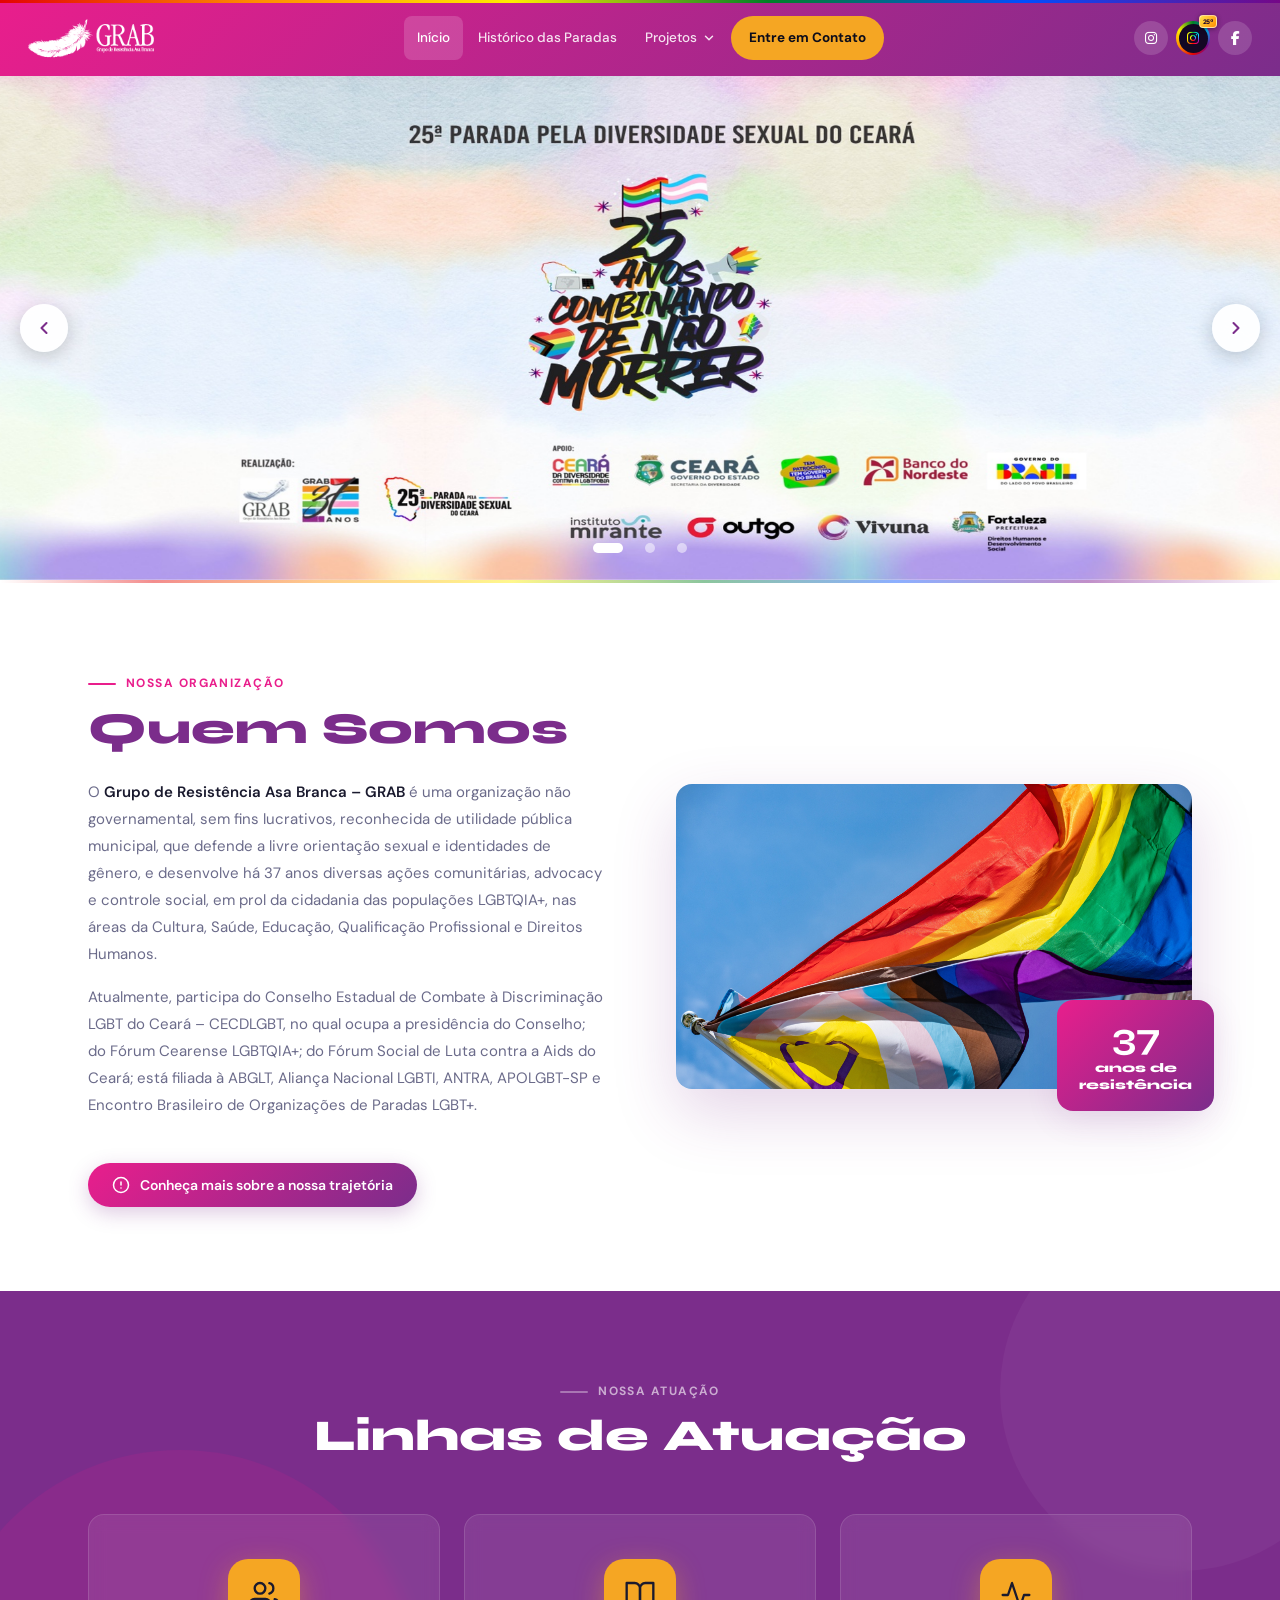
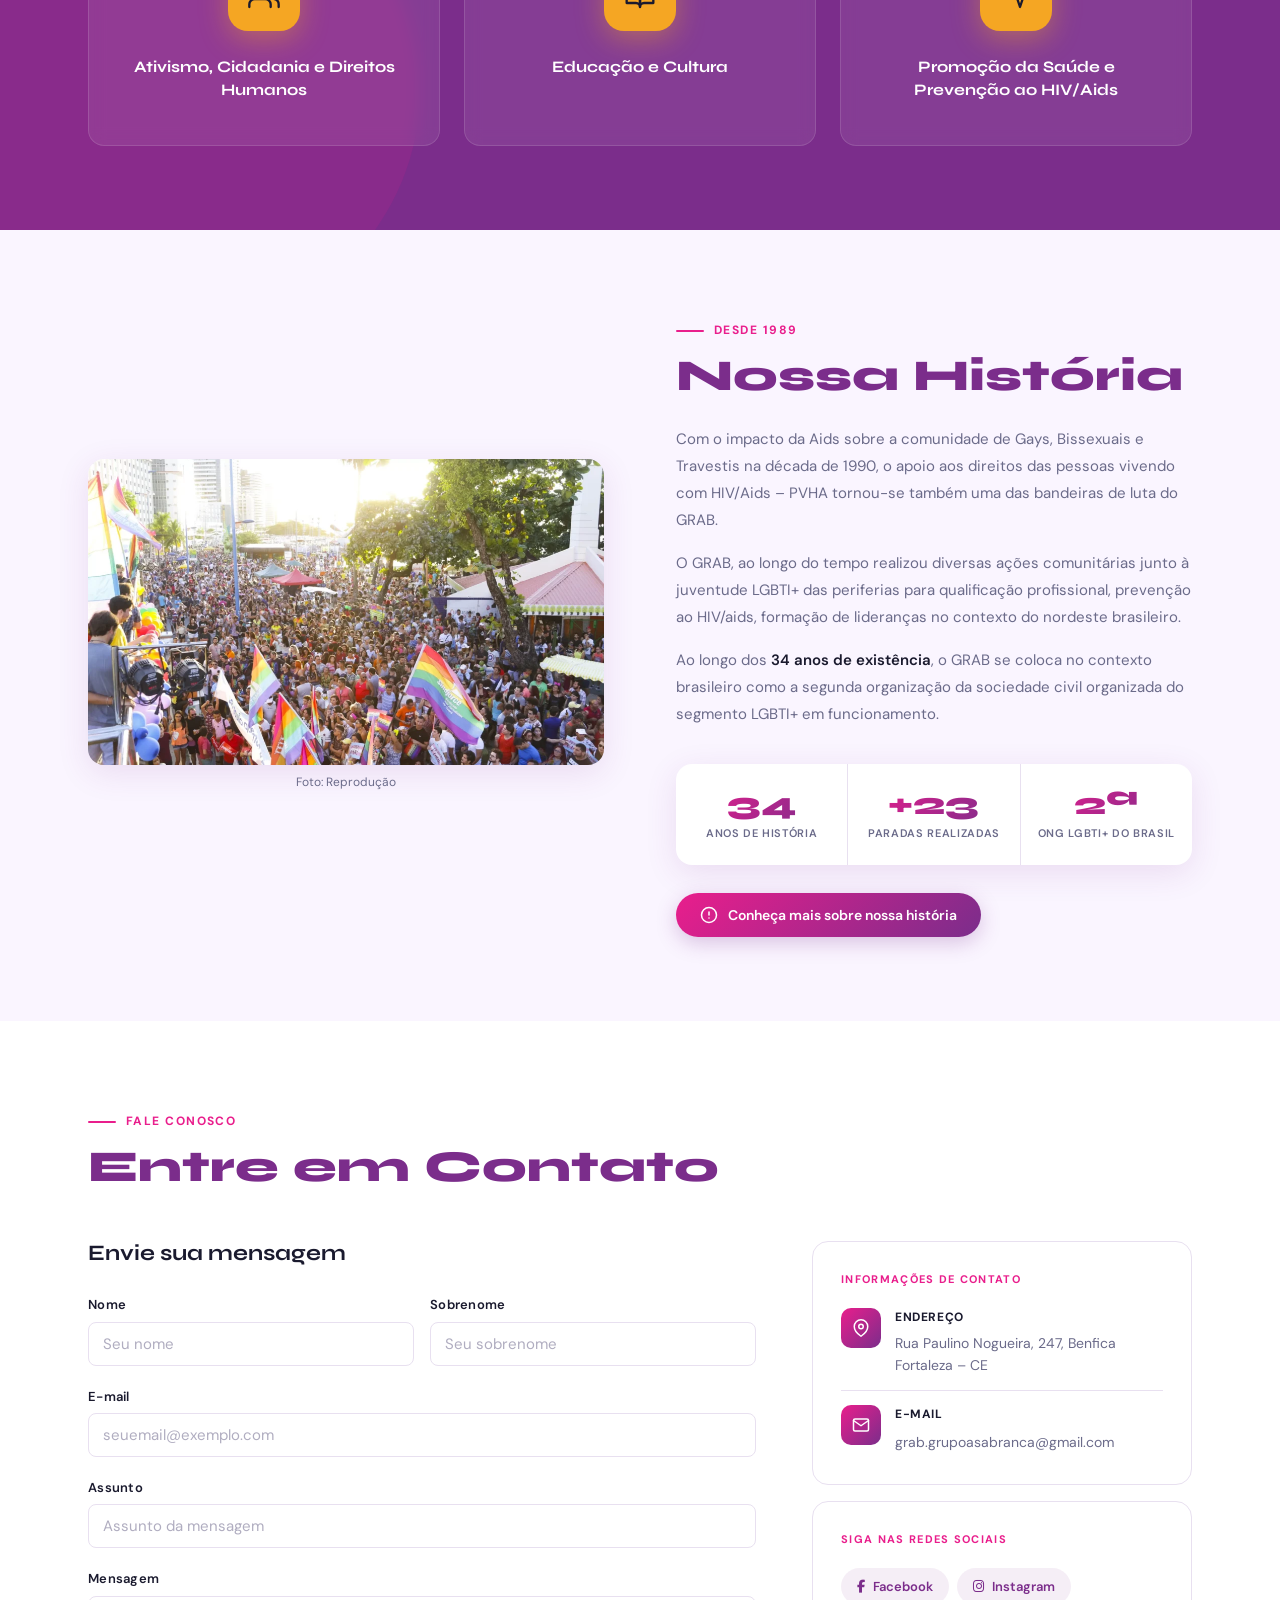
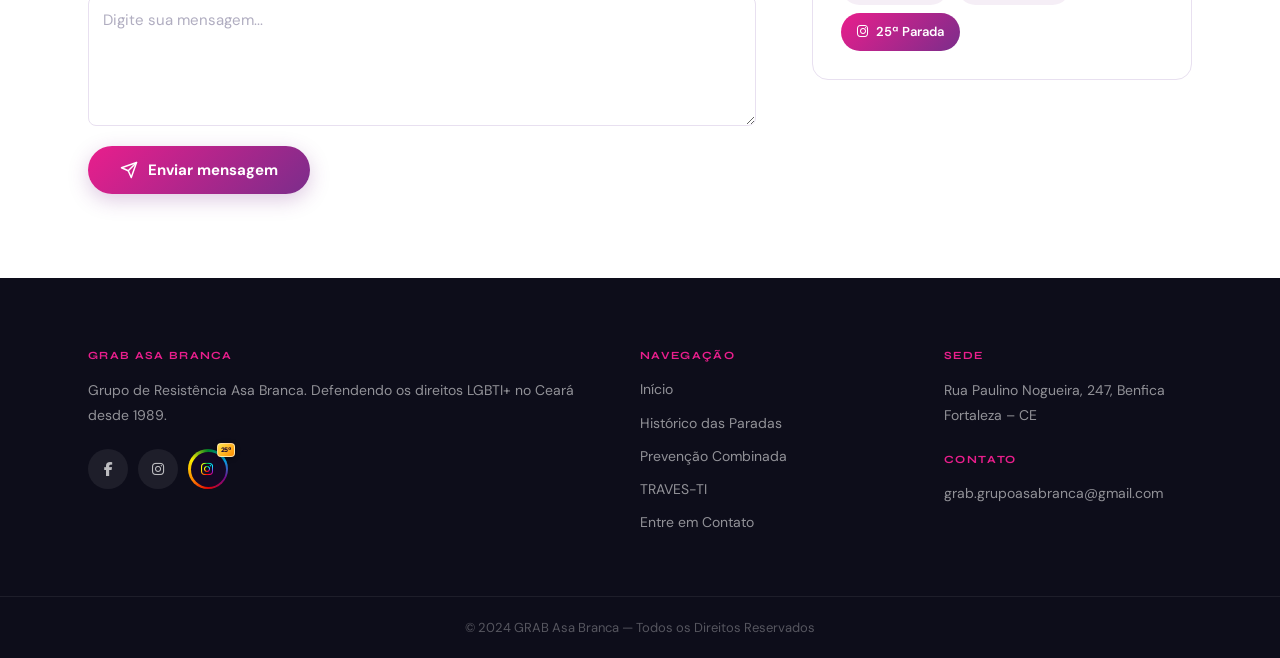
<file: index.html>
<!DOCTYPE html>
<html lang="pt-BR">

<head>
  <!-- Google tag (gtag.js) -->
  <script async src="https://www.googletagmanager.com/gtag/js?id=G-C7CV47BFS0"></script>
  <script>
    window.dataLayer = window.dataLayer || [];
    function gtag() { dataLayer.push(arguments); }
    gtag('js', new Date());

    gtag('config', 'G-C7CV47BFS0');
  </script>
  <meta charset="UTF-8">
  <meta name="viewport" content="width=device-width, initial-scale=1.0">
  <title>GRAB – Grupo de Resistência Asa Branca | Direitos LGBTI+ no Ceará</title>
  <meta name="description"
    content="O GRAB – Grupo de Resistência Asa Branca é uma ONG cearense que defende os direitos LGBTI+ desde 1989. Conheça nossa história, projetos e o histórico das Paradas pela Diversidade Sexual do Ceará.">
  <meta name="keywords"
    content="GRAB, Grupo de Resistência Asa Branca, LGBTI+, direitos LGBT, ONG Ceará, Parada Diversidade Sexual Ceará, Fortaleza, direitos humanos, diversidade, saúde LGBTI, HIV, prevenção combinada, TRAVES-TI">
  <meta name="author" content="GRAB – Grupo de Resistência Asa Branca">
  <meta name="robots" content="index, follow">
  <link rel="canonical" href="https://www.grab.net.br/">
  <!-- Open Graph -->
  <meta property="og:type" content="website">
  <meta property="og:site_name" content="GRAB – Grupo de Resistência Asa Branca">
  <meta property="og:locale" content="pt_BR">
  <meta property="og:title" content="GRAB – Grupo de Resistência Asa Branca | Direitos LGBTI+ no Ceará">
  <meta property="og:description"
    content="O GRAB é uma ONG cearense que defende os direitos LGBTI+ desde 1989. Conheça nossa história, projetos e o histórico das Paradas pela Diversidade Sexual do Ceará.">
  <meta property="og:url" content="https://www.grab.net.br/">
  <meta property="og:image" content="https://www.grab.net.br/assets/images/BANNER-GRAB-GR.png">
  <meta property="og:image:width" content="1200">
  <meta property="og:image:height" content="630">
  <meta property="og:image:alt" content="GRAB – Grupo de Resistência Asa Branca">
  <!-- Twitter Card -->
  <meta name="twitter:card" content="summary_large_image">
  <meta name="twitter:site" content="@grabasabranca">
  <meta name="twitter:title" content="GRAB – Grupo de Resistência Asa Branca | Direitos LGBTI+ no Ceará">
  <meta name="twitter:description"
    content="O GRAB é uma ONG cearense que defende os direitos LGBTI+ desde 1989. Conheça nossa história, projetos e o histórico das Paradas pela Diversidade Sexual do Ceará.">
  <meta name="twitter:image" content="https://www.grab.net.br/assets/images/BANNER-GRAB-GR.png">
  <!-- Favicons -->
  <link rel="icon" type="image/png" sizes="32x32" href="assets/images/favicon.png">
  <link rel="icon" type="image/x-icon" href="assets/images/favicon.ico">
  <link rel="apple-touch-icon" href="assets/images/apple-touch-icon.png">
  <link rel="preconnect" href="https://fonts.googleapis.com">
  <link rel="preconnect" href="https://fonts.gstatic.com" crossorigin>
  <link
    href="https://fonts.googleapis.com/css2?family=Syne:wght@400;600;700;800&family=DM+Sans:ital,opsz,wght@0,9..40,300;0,9..40,400;0,9..40,500;1,9..40,300&display=swap"
    rel="stylesheet">
  <link rel="stylesheet" href="https://cdnjs.cloudflare.com/ajax/libs/font-awesome/6.4.0/css/all.min.css">

  <link rel="stylesheet" href="style.css">
  <!-- Dados estruturados JSON-LD -->
  <script type="application/ld+json">
  {
    "@context": "https://schema.org",
    "@type": "NGO",
    "name": "GRAB – Grupo de Resistência Asa Branca",
    "alternateName": "GRAB",
    "url": "https://www.grab.net.br",
    "logo": "https://www.grab.net.br/assets/images/cropped-cropped-cropped-Logo-GRAB-Horizontal.png",
    "image": "https://www.grab.net.br/assets/images/BANNER-GRAB-GR.png",
    "description": "O GRAB – Grupo de Resistência Asa Branca é uma organização não governamental cearense que defende os direitos LGBTI+ desde 1989, atuando nas áreas de Cultura, Saúde, Educação, Qualificação Profissional e Direitos Humanos.",
    "foundingDate": "1989",
    "address": {
      "@type": "PostalAddress",
      "streetAddress": "Rua Paulino Nogueira, 247",
      "addressLocality": "Fortaleza",
      "addressRegion": "Ceará",
      "addressCountry": "BR",
      "addressSublocality": "Benfica"
    },
    "contactPoint": {
      "@type": "ContactPoint",
      "contactType": "customer support",
      "availableLanguage": "Portuguese"
    },
    "sameAs": [
      "https://www.instagram.com/grabasabranca",
      "https://www.facebook.com/people/Grupo-de-Resist%C3%AAncia-Asa-Branca-GRAB/100064395951488/?locale=pt_BR"
    ],
    "knowsAbout": ["Direitos LGBTI+", "Saúde Sexual", "Prevenção HIV", "Diversidade", "Direitos Humanos"]
  }
  </script>
</head>

<body>

  <a class="skip-link" href="#content">Ir para o conteúdo</a>

  <!-- HEADER -->
  <header class="site-header" id="site-header">
    <div class="header-inner">
      <a class="site-logo" href="index.html" aria-label="GRAB Asa Branca — Início">
        <img src="assets/images/cropped-cropped-cropped-Logo-GRAB-Horizontal.png" alt="GRAB Asa Branca" height="42">
      </a>
      <nav class="main-nav" aria-label="Navegação principal">
        <ul>
          <li><a href="index.html" class="active">Início</a></li>
          <li><a href="historico-paradas.html">Histórico das Paradas</a></li>
          <li class="has-dropdown">
            <a href="#" class="nav-dropdown-btn" aria-haspopup="true" aria-expanded="false" id="dropdown-projetos-btn">
              Projetos
              <svg width="14" height="14" viewBox="0 0 24 24" fill="none" stroke="currentColor" stroke-width="2.5"
                stroke-linecap="round" stroke-linejoin="round" aria-hidden="true">
                <polyline points="6 9 12 15 18 9"></polyline>
              </svg>
            </a>
            <div class="dropdown-menu" id="dropdown-projetos" role="menu">
              <a href="prevencao-combinada.html" role="menuitem">Prevenção Combinada</a>
              <a href="traves-ti.html" role="menuitem">TRAVES-TI</a>
            </div>
          </li>
          <li class="nav-highlight"><a href="#contato">Entre em Contato</a></li>
        </ul>
      </nav>
      <div class="header-socials">
        <a href="https://www.instagram.com/grabasabranca" target="_blank" rel="noopener" aria-label="Instagram GRAB">
          <i class="fab fa-instagram"></i>
        </a>
        <a href="https://www.instagram.com/paradaceoficial" target="_blank" rel="noopener"
          aria-label="Instagram 25ª Parada" class="parada-insta-link">
          <i class="fab fa-instagram"></i>
          <span class="parada-badge">25ª</span>
        </a>
        <a href="https://www.facebook.com/people/Grupo-de-Resist%C3%AAncia-Asa-Branca-GRAB/100064395951488/?locale=pt_BR"
          target="_blank" rel="noopener" aria-label="Facebook">
          <i class="fab fa-facebook-f"></i>
        </a>
      </div>
      <button class="hamburger" id="hamburger" aria-label="Abrir menu" aria-expanded="false">
        <span></span><span></span><span></span>
      </button>
    </div>
  </header>

  <!-- MOBILE NAV -->
  <nav class="mobile-nav" id="mobile-nav" aria-label="Menu mobile">
    <a href="index.html">Início</a>
    <a href="historico-paradas.html">Histórico das Paradas</a>
    <span class="mobile-subnav-label">Projetos</span>
    <a href="prevencao-combinada.html" class="mobile-subitem">Prevenção Combinada</a>
    <a href="traves-ti.html" class="mobile-subitem">TRAVES-TI</a>
    <a href="#contato">Entre em Contato</a>
  </nav>

  <!-- PAGE CONTENT -->
  <main class="page-content" id="content">

    <h1 class="sr-only">GRAB – Grupo de Resistência Asa Branca: direitos LGBTI+ no Ceará desde 1989</h1>

    <!-- HERO SLIDER -->
    <section class="hero-slider" aria-label="Destaques">
      <div class="slider-track" id="slider-track">
        <div class="slide">
          <img src="assets/images/banner-parada-25.png"
            alt="25ª Parada pela Diversidade Sexual do Ceará – 28 de Junho de 2026" loading="eager">
        </div>
        <div class="slide">
          <img src="assets/images/BG-Projeto.png" alt="Projetos GRAB">
        </div>
        <div class="slide">
          <img src="assets/images/capasite_TravesTI.png" alt="Projeto TRAVES-TI">
        </div>
      </div>
      <button class="slider-btn prev" id="slider-prev" aria-label="Slide anterior">
        <svg width="20" height="20" viewBox="0 0 24 24" fill="none" stroke="currentColor" stroke-width="2.5"
          stroke-linecap="round" stroke-linejoin="round">
          <polyline points="15 18 9 12 15 6"></polyline>
        </svg>
      </button>
      <button class="slider-btn next" id="slider-next" aria-label="Próximo slide">
        <svg width="20" height="20" viewBox="0 0 24 24" fill="none" stroke="currentColor" stroke-width="2.5"
          stroke-linecap="round" stroke-linejoin="round">
          <polyline points="9 18 15 12 9 6"></polyline>
        </svg>
      </button>
      <div class="slider-dots" role="tablist" id="slider-dots">
        <button class="slider-dot active" role="tab" aria-label="Slide 1" data-index="0"></button>
        <button class="slider-dot" role="tab" aria-label="Slide 2" data-index="1"></button>
        <button class="slider-dot" role="tab" aria-label="Slide 3" data-index="2"></button>
      </div>
    </section>

    <!-- DIVIDER -->
    <div class="divider-img" aria-hidden="true"></div>

    <!-- QUEM SOMOS -->
    <section class="section about-section" id="about">
      <div class="section-inner">
        <div class="about-grid">
          <div class="about-text fade-up">
            <span class="section-label">Nossa Organização</span>
            <h2 class="section-title">Quem Somos</h2>
            <p>
              O <strong>Grupo de Resistência Asa Branca – GRAB</strong> é uma organização não governamental,
              sem fins lucrativos, reconhecida de utilidade pública municipal, que defende a livre
              orientação sexual e identidades de gênero, e desenvolve há 37 anos diversas ações
              comunitárias, advocacy e controle social, em prol da cidadania das populações LGBTQIA+, nas
              áreas da Cultura, Saúde, Educação, Qualificação Profissional e Direitos Humanos.
            </p>
            <p>
              Atualmente, participa do Conselho Estadual de Combate à Discriminação LGBT do Ceará –
              CECDLGBT, no qual ocupa a presidência do Conselho; do Fórum Cearense LGBTQIA+; do Fórum
              Social de Luta contra a Aids do Ceará; está filiada à ABGLT, Aliança Nacional LGBTI, ANTRA,
              APOLGBT-SP e Encontro Brasileiro de Organizações de Paradas LGBT+.
            </p>
            <button class="btn-historia" id="btn-read-more" aria-controls="quem-somos-modal">
              <svg width="18" height="18" viewBox="0 0 24 24" fill="none" stroke="currentColor" stroke-width="2"
                stroke-linecap="round" stroke-linejoin="round" aria-hidden="true">
                <circle cx="12" cy="12" r="10" />
                <line x1="12" y1="8" x2="12" y2="12" />
                <line x1="12" y1="16" x2="12.01" y2="16" />
              </svg>
              Conheça mais sobre a nossa trajetória
            </button>
          </div>
          <div class="about-img-wrapper fade-up delay-1">
            <img src="assets/images/img-2.jpg" alt="Membros do GRAB" loading="lazy">
            <div class="img-badge">
              <strong>37</strong>
              anos de<br>resistência
            </div>
          </div>
        </div>
      </div>
    </section>

    <!-- LINHAS DE ATUAÇÃO -->
    <section class="areas-section" aria-labelledby="areas-heading">
      <div class="section-inner">
        <div class="areas-header">
          <span class="section-label">Nossa Atuação</span>
          <h2 class="section-title" id="areas-heading">Linhas de Atuação</h2>
        </div>
        <div class="areas-grid">
          <div class="area-card fade-up">
            <div class="area-icon-wrap" aria-hidden="true">
              <svg viewBox="0 0 24 24" fill="none" stroke-width="1.75" stroke-linecap="round" stroke-linejoin="round">
                <path d="M17 21v-2a4 4 0 0 0-4-4H5a4 4 0 0 0-4 4v2" />
                <circle cx="9" cy="7" r="4" />
                <path d="M23 21v-2a4 4 0 0 0-3-3.87" />
                <path d="M16 3.13a4 4 0 0 1 0 7.75" />
              </svg>
            </div>
            <h3>Ativismo, Cidadania e Direitos Humanos</h3>
          </div>
          <div class="area-card fade-up delay-1">
            <div class="area-icon-wrap" aria-hidden="true">
              <svg viewBox="0 0 24 24" fill="none" stroke-width="1.75" stroke-linecap="round" stroke-linejoin="round">
                <path d="M2 3h6a4 4 0 0 1 4 4v14a3 3 0 0 0-3-3H2z" />
                <path d="M22 3h-6a4 4 0 0 0-4 4v14a3 3 0 0 1 3-3h7z" />
              </svg>
            </div>
            <h3>Educação e Cultura</h3>
          </div>
          <div class="area-card fade-up delay-2">
            <div class="area-icon-wrap" aria-hidden="true">
              <svg viewBox="0 0 24 24" fill="none" stroke-width="1.75" stroke-linecap="round" stroke-linejoin="round">
                <path d="M22 12h-4l-3 9L9 3l-3 9H2" />
              </svg>
            </div>
            <h3>Promoção da Saúde e Prevenção ao HIV/Aids</h3>
          </div>
        </div>
      </div>
    </section>

    <!-- NOSSA HISTÓRIA -->
    <section class="section history-section" id="history">
      <div class="section-inner">
        <div class="history-grid">
          <div class="history-img-wrapper fade-up">
            <img
              src="assets/images/parada-pela-diversidade-sexual-do-ceara-2022-acontece-no-domingo-7-scaled-1-1024x608.webp"
              alt="Parada pela Diversidade Sexual do Ceará" loading="lazy">
            <p class="history-img-caption">Foto: Reprodução</p>
          </div>
          <div class="about-text fade-up delay-1">
            <span class="section-label">Desde 1989</span>
            <h2 class="section-title">Nossa História</h2>
            <p>
              Com o impacto da Aids sobre a comunidade de Gays, Bissexuais e Travestis na década de 1990, o apoio aos
              direitos das pessoas vivendo com HIV/Aids – PVHA tornou-se também uma das bandeiras de luta do GRAB.
            </p>
            <p>
              O GRAB, ao longo do tempo realizou diversas ações comunitárias junto à juventude LGBTI+ das periferias
              para qualificação profissional, prevenção ao HIV/aids, formação de lideranças no contexto do nordeste
              brasileiro.
            </p>
            <p>
              Ao longo dos <strong>34 anos de existência</strong>, o GRAB se coloca no contexto brasileiro como a
              segunda organização da sociedade civil organizada do segmento LGBTI+ em funcionamento.
            </p>
            <div class="history-stats" role="list" aria-label="Números do GRAB">
              <div class="stat-item" role="listitem">
                <div class="stat-number">34</div>
                <div class="stat-label">Anos de história</div>
              </div>
              <div class="stat-item" role="listitem">
                <div class="stat-number">+23</div>
                <div class="stat-label">Paradas realizadas</div>
              </div>
              <div class="stat-item" role="listitem">
                <div class="stat-number">2ª</div>
                <div class="stat-label">ONG LGBTI+ do Brasil</div>
              </div>
            </div>
            <button class="btn-historia" id="btn-historia-modal" aria-controls="historia-modal">
              <svg width="18" height="18" viewBox="0 0 24 24" fill="none" stroke="currentColor" stroke-width="2"
                stroke-linecap="round" stroke-linejoin="round" aria-hidden="true">
                <circle cx="12" cy="12" r="10" />
                <line x1="12" y1="8" x2="12" y2="12" />
                <line x1="12" y1="16" x2="12.01" y2="16" />
              </svg>
              Conheça mais sobre nossa história
            </button>
          </div>
        </div>
      </div>
    </section>

    <!-- CONTATO -->
    <section class="section contact-section" id="contato" aria-labelledby="contato-heading">
      <div class="section-inner">
        <div style="margin-bottom: 48px;">
          <span class="section-label">Fale Conosco</span>
          <h2 class="section-title" id="contato-heading">Entre em Contato</h2>
        </div>
        <div class="contact-grid">

          <!-- FORMULÁRIO -->
          <div class="fade-up">
            <h3 class="contact-form-title">Envie sua mensagem</h3>
            <form class="contact-form" id="contact-form" novalidate>
              <div class="form-row">
                <div class="form-group">
                  <label for="nome">Nome</label>
                  <input type="text" id="nome" name="nome" placeholder="Seu nome" required>
                </div>
                <div class="form-group">
                  <label for="sobrenome">Sobrenome</label>
                  <input type="text" id="sobrenome" name="sobrenome" placeholder="Seu sobrenome" required>
                </div>
              </div>
              <div class="form-group">
                <label for="email">E-mail</label>
                <input type="email" id="email" name="email" placeholder="seuemail@exemplo.com" required>
              </div>
              <div class="form-group">
                <label for="assunto">Assunto</label>
                <input type="text" id="assunto" name="assunto" placeholder="Assunto da mensagem" required>
              </div>
              <div class="form-group">
                <label for="mensagem">Mensagem</label>
                <textarea id="mensagem" name="mensagem" placeholder="Digite sua mensagem..." required></textarea>
              </div>
              <div style="display:none" aria-hidden="true">
                <label for="website">Website</label>
                <input type="text" id="website" name="website" tabindex="-1" autocomplete="off">
              </div>
              <button type="submit" class="btn-submit">
                <svg width="18" height="18" viewBox="0 0 24 24" fill="none" stroke="currentColor" stroke-width="2"
                  stroke-linecap="round" stroke-linejoin="round" aria-hidden="true">
                  <line x1="22" y1="2" x2="11" y2="13" />
                  <polygon points="22 2 15 22 11 13 2 9 22 2" />
                </svg>
                Enviar mensagem
              </button>
            </form>
            <div class="form-success" id="form-success" role="alert">
              <svg width="18" height="18" viewBox="0 0 24 24" fill="none" stroke="currentColor" stroke-width="2.5"
                stroke-linecap="round" stroke-linejoin="round" aria-hidden="true">
                <polyline points="20 6 9 17 4 12" />
              </svg>
              Agradecemos a sua mensagem. Responderemos em breve.
            </div>
          </div>

          <!-- INFO CARDS -->
          <div class="contact-info-stack fade-up delay-1">
            <div class="info-card">
              <p class="info-card-title">Informações de Contato</p>

              <div class="info-item">
                <div class="info-icon" aria-hidden="true">
                  <svg width="18" height="18" viewBox="0 0 24 24" fill="none" stroke="currentColor" stroke-width="2"
                    stroke-linecap="round" stroke-linejoin="round">
                    <path d="M21 10c0 7-9 13-9 13s-9-6-9-13a9 9 0 0 1 18 0z" />
                    <circle cx="12" cy="10" r="3" />
                  </svg>
                </div>
                <div class="info-text">
                  <strong>Endereço</strong>
                  <p>Rua Paulino Nogueira, 247, Benfica<br>Fortaleza – CE</p>
                </div>
              </div>

              <div class="info-item">
                <div class="info-icon" aria-hidden="true">
                  <svg width="18" height="18" viewBox="0 0 24 24" fill="none" stroke="currentColor" stroke-width="2"
                    stroke-linecap="round" stroke-linejoin="round">
                    <path d="M4 4h16c1.1 0 2 .9 2 2v12c0 1.1-.9 2-2 2H4c-1.1 0-2-.9-2-2V6c0-1.1.9-2 2-2z" />
                    <polyline points="22,6 12,13 2,6" />
                  </svg>
                </div>
                <div class="info-text">
                  <strong>E-mail</strong>
                  <a href="mailto:grab.grupoasabranca@gmail.com">grab.grupoasabranca@gmail.com</a>
                </div>
              </div>

            </div>

            <div class="info-card">
              <p class="info-card-title">Siga nas Redes Sociais</p>
              <div class="info-socials">
                <a class="info-social-btn"
                  href="https://www.facebook.com/people/Grupo-de-Resist%C3%AAncia-Asa-Branca-GRAB/100064395951488/?locale=pt_BR"
                  target="_blank" rel="noopener" aria-label="Facebook">
                  <i class="fab fa-facebook-f" aria-hidden="true"></i> Facebook
                </a>
                <a class="info-social-btn" href="https://www.instagram.com/grabasabranca" target="_blank" rel="noopener"
                  aria-label="Instagram GRAB">
                  <i class="fab fa-instagram" aria-hidden="true"></i> Instagram
                </a>
                <a class="info-social-btn info-social-btn--parada" href="https://www.instagram.com/paradaceoficial"
                  target="_blank" rel="noopener" aria-label="Instagram 25ª Parada">
                  <i class="fab fa-instagram" aria-hidden="true"></i> 25ª Parada
                </a>
              </div>
            </div>
          </div>

        </div>
      </div>
    </section>

  </main>

  <!-- FOOTER -->
  <footer class="site-footer">
    <div class="footer-inner">
      <div class="footer-col">
        <h4>GRAB Asa Branca</h4>
        <p>Grupo de Resistência Asa Branca. Defendendo os direitos LGBTI+ no Ceará desde 1989.</p>
        <div class="footer-socials">
          <a class="social-link"
            href="https://www.facebook.com/people/Grupo-de-Resist%C3%AAncia-Asa-Branca-GRAB/100064395951488/?locale=pt_BR"
            target="_blank" rel="noopener" aria-label="Facebook">
            <i class="fab fa-facebook-f" aria-hidden="true"></i>
          </a>
          <a class="social-link" href="https://www.instagram.com/grabasabranca" target="_blank" rel="noopener"
            aria-label="Instagram GRAB">
            <i class="fab fa-instagram" aria-hidden="true"></i>
          </a>
          <a class="social-link parada-insta-link" href="https://www.instagram.com/paradaceoficial" target="_blank"
            rel="noopener" aria-label="Instagram 25ª Parada">
            <i class="fab fa-instagram" aria-hidden="true"></i>
            <span class="parada-badge">25ª</span>
          </a>
        </div>
      </div>
      <div class="footer-col">
        <h4>Navegação</h4>
        <a href="index.html">Início</a>
        <a href="historico-paradas.html">Histórico das Paradas</a>
        <a href="prevencao-combinada.html">Prevenção Combinada</a>
        <a href="traves-ti.html">TRAVES-TI</a>
        <a href="#contato">Entre em Contato</a>
      </div>
      <div class="footer-col">
        <h4>Sede</h4>
        <p>Rua Paulino Nogueira, 247, Benfica<br>Fortaleza – CE</p>
        <br>
        <h4>Contato</h4>
        <a href="mailto:grab.grupoasabranca@gmail.com">grab.grupoasabranca@gmail.com</a>
      </div>
    </div>
    <hr class="footer-divider">
    <div class="footer-bottom">
      <p>&copy; 2024 GRAB Asa Branca &mdash; Todos os Direitos Reservados</p>
    </div>
  </footer>

  <button class="back-to-top" id="back-to-top" aria-label="Voltar ao topo">
    <svg width="20" height="20" viewBox="0 0 24 24" fill="none" stroke="currentColor" stroke-width="2.5"
      stroke-linecap="round" stroke-linejoin="round">
      <polyline points="18 15 12 9 6 15"></polyline>
    </svg>
  </button>

  <!-- MODAL: Quem Somos -->
  <div class="modal-overlay" id="quem-somos-modal" role="dialog" aria-modal="true"
    aria-labelledby="modal-quem-somos-title" aria-hidden="true">
    <div class="modal-box">
      <button class="modal-close" id="modal-quem-somos-close" aria-label="Fechar modal">
        <svg width="18" height="18" viewBox="0 0 24 24" fill="none" stroke="currentColor" stroke-width="2.5"
          stroke-linecap="round" stroke-linejoin="round">
          <line x1="18" y1="6" x2="6" y2="18" />
          <line x1="6" y1="6" x2="18" y2="18" />
        </svg>
      </button>
      <img class="modal-img modal-img--full" src="assets/images/grab-37-anos.jpeg" alt="GRAB – 37 anos de resistência">
      <div class="modal-body">
        <h2 id="modal-quem-somos-title">Quem Somos</h2>

        <p>
          O <strong>Grupo de Resistência Asa Branca – GRAB</strong> foi fundado em Fortaleza, Ceará, Brasil,
          em <strong>17 de março de 1989</strong>, em um contexto de violência e discriminação contra as
          populações de homossexuais e travestis na época. Logo em seguida, passou a ganhar visibilidade junto
          à comunidade de Lésbicas, Gays, Bissexuais, Travestis e Transexuais e à sociedade em geral.
        </p>

        <p>
          Com o impacto da Aids sobre a comunidade de Gays, Bissexuais e Travestis na década de 1990, o apoio
          aos direitos das pessoas vivendo com HIV/Aids – PVHA tornou-se também uma das principais bandeiras de
          luta do GRAB. Essa bandeira foi incorporada à missão da organização, definida da seguinte maneira:
        </p>

        <blockquote class="pull-quote">
          "Melhorar a qualidade de vida de Lésbicas, Gays, Bissexuais, Travestis, Transexuais e pessoas
          vivendo com HIV/Aids."
        </blockquote>

        <p>
          Dentre suas linhas de atuação estão: Ativismo, Cidadania, Direitos Humanos, Educação e Cultura para
          LGBTQIA+; e Promoção da Saúde, prevenção, assistência e controle social em HIV/Aids.
        </p>

        <p>
          O GRAB, ao longo de 37 anos, tem construído e desenvolvido diversas iniciativas, projetos e ações de
          mobilização social em defesa dos Direitos Humanos das populações LGBTQIA+ em geral, e de
          enfrentamento e prevenção da epidemia do HIV/Aids no Ceará, atingindo, prioritariamente as populações
          de gays, HSH, pessoas trans e travestis e profissionais do sexo.
        </p>

        <p>
          O GRAB realiza desde 1999 as Paradas pela Diversidade Sexual do Ceará, que se configuram como o
          maior movimento de visibilidade massiva em prol dos Direitos Humanos de LGBTQIA+ no Estado, com
          <strong>24 edições realizadas</strong>.
        </p>

        <p>
          A organização contribuiu na incidência política para a implementação de Leis de Promoção da
          Cidadania das populações LGBTQIA+ em Fortaleza e no Estado do Ceará, além de executar diversas ações
          no campo da produção de conhecimento, da educação em Direitos Humanos, prevenção combinada e saúde,
          articulação nas implementações das políticas públicas para LGBTQIA+ e controle social nos conselhos
          municipal e estadual de promoção de direitos.
        </p>

        <p>
          Realizou diversas ações comunitárias junto às juventudes LGBTQIA+ das periferias de Fortaleza para
          qualificação profissional, prevenção ao HIV/aids, formação de lideranças no contexto do nordeste
          brasileiro. O GRAB se coloca no contexto brasileiro como a
          <strong>segunda organização mais antiga da sociedade civil organizada do segmento LGBTQIA+
            em funcionamento</strong>.
        </p>
      </div>
    </div>
  </div>

  <!-- MODAL: Nossa História -->
  <div class="modal-overlay" id="historia-modal" role="dialog" aria-modal="true" aria-labelledby="modal-historia-title"
    aria-hidden="true">
    <div class="modal-box">
      <button class="modal-close" id="modal-close" aria-label="Fechar modal">
        <svg width="18" height="18" viewBox="0 0 24 24" fill="none" stroke="currentColor" stroke-width="2.5"
          stroke-linecap="round" stroke-linejoin="round">
          <line x1="18" y1="6" x2="6" y2="18" />
          <line x1="6" y1="6" x2="18" y2="18" />
        </svg>
      </button>
      <img class="modal-img"
        src="assets/images/parada-pela-diversidade-sexual-do-ceara-2022-acontece-no-domingo-7-scaled-1-1024x608.webp"
        alt="Parada pela Diversidade Sexual do Ceará">
      <div class="modal-body">
        <h2 id="modal-historia-title">Nossa História</h2>

        <p>
          O <strong>Grupo de Resistência Asa Branca – GRAB</strong> foi fundado em Fortaleza, Ceará, em
          <strong>17 de março de 1989</strong>, em um contexto de intensa violência e discriminação contra a
          população homossexual e travesti. Desde então, tornou-se uma das organizações LGBTI+ mais longevas e
          atuantes do Brasil.
        </p>

        <h3>Origens e Contexto</h3>
        <p>
          [Texto a ser preenchido pelo GRAB — descrever o contexto político, social e cultural da fundação,
          os fundadores e os primeiros anos de atuação.]
        </p>

        <h3>A Luta contra a Aids</h3>
        <p>
          Com o impacto da epidemia de HIV/Aids sobre a comunidade de Gays, Bissexuais e Travestis ao longo
          da década de 1990, o apoio às pessoas vivendo com HIV/Aids – PVHA tornou-se uma das principais
          bandeiras do GRAB. [Texto a ser completado.]
        </p>

        <h3>Décadas de Mobilização</h3>
        <p>
          Ao longo dos <strong>34 anos de existência</strong>, o GRAB organizou mais de 23 edições da Parada
          pela Diversidade Sexual do Ceará, desenvolveu projetos de qualificação profissional para juventude
          LGBTI+ das periferias e formou lideranças no contexto do Nordeste brasileiro. [Texto a ser completado.]
        </p>

        <h3>Reconhecimento e Representatividade</h3>
        <p>
          Reconhecido como utilidade pública municipal, o GRAB integra o Conselho Municipal dos Direitos LGBT
          de Fortaleza, o Conselho Estadual de Combate à Discriminação LGBT do Ceará e a Comissão
          Interinstitucional de Educação em Direitos Humanos, Gênero e Sexualidade. [Texto a ser completado.]
        </p>
      </div>
    </div>
  </div>

  <!-- MODAL: Sucesso no envio -->
  <div class="modal-overlay" id="form-success-modal" role="dialog" aria-modal="true"
    aria-labelledby="form-success-modal-title" aria-hidden="true">
    <div class="feedback-modal-box">
      <div class="feedback-modal-icon feedback-modal-icon--success" aria-hidden="true">
        <svg width="30" height="30" viewBox="0 0 24 24" fill="none" stroke="#fff" stroke-width="2.5"
          stroke-linecap="round" stroke-linejoin="round">
          <polyline points="20 6 9 17 4 12" />
        </svg>
      </div>
      <p class="feedback-modal-title" id="form-success-modal-title">Mensagem enviada!</p>
      <p class="feedback-modal-text">Agradecemos o seu contato. Nossa equipe responderá em breve.</p>
      <button class="feedback-modal-btn" id="form-success-modal-close">
        Fechar
      </button>
    </div>
  </div>

  <!-- MODAL: Erro no envio -->
  <div class="modal-overlay" id="form-error-modal" role="dialog" aria-modal="true"
    aria-labelledby="form-error-modal-title" aria-hidden="true">
    <div class="feedback-modal-box">
      <div class="feedback-modal-icon feedback-modal-icon--error" aria-hidden="true">
        <svg width="30" height="30" viewBox="0 0 24 24" fill="none" stroke="#fff" stroke-width="2.5"
          stroke-linecap="round" stroke-linejoin="round">
          <line x1="18" y1="6" x2="6" y2="18" />
          <line x1="6" y1="6" x2="18" y2="18" />
        </svg>
      </div>
      <p class="feedback-modal-title" id="form-error-modal-title">Não foi possível enviar</p>
      <p class="feedback-modal-text">
        Ocorreu um problema ao enviar sua mensagem. Tente novamente em instantes ou entre em contato
        diretamente pelo e-mail <a href="mailto:grab.grupoasabranca@gmail.com">grab.grupoasabranca@gmail.com</a>.
      </p>
      <button class="feedback-modal-btn feedback-modal-btn--error" id="form-error-modal-close">
        Tentar novamente
      </button>
    </div>
  </div>

  <script>
    /* === SLIDER === */
    const track = document.getElementById('slider-track');
    const dots = document.querySelectorAll('.slider-dot');
    const TOTAL = 3;
    let current = 0, autoTimer;

    function goTo(idx) {
      current = ((idx % TOTAL) + TOTAL) % TOTAL;
      track.style.transform = `translateX(-${current * 100}%)`;
      dots.forEach((d, i) => d.classList.toggle('active', i === current));
    }
    function startAuto() { autoTimer = setInterval(() => goTo(current + 1), 5000); }
    function resetAuto() { clearInterval(autoTimer); startAuto(); }

    document.getElementById('slider-prev').addEventListener('click', () => { goTo(current - 1); resetAuto(); });
    document.getElementById('slider-next').addEventListener('click', () => { goTo(current + 1); resetAuto(); });
    dots.forEach(d => d.addEventListener('click', () => { goTo(+d.dataset.index); resetAuto(); }));
    document.querySelector('.hero-slider').addEventListener('keydown', e => {
      if (e.key === 'ArrowLeft') { goTo(current - 1); resetAuto(); }
      if (e.key === 'ArrowRight') { goTo(current + 1); resetAuto(); }
    });
    startAuto();

    /* === HAMBURGER === */
    const hamburger = document.getElementById('hamburger');
    const mobileNav = document.getElementById('mobile-nav');

    hamburger.addEventListener('click', () => {
      const open = mobileNav.classList.toggle('open');
      hamburger.classList.toggle('open', open);
      hamburger.setAttribute('aria-expanded', String(open));
    });
    mobileNav.querySelectorAll('a').forEach(a => a.addEventListener('click', () => {
      mobileNav.classList.remove('open');
      hamburger.classList.remove('open');
      hamburger.setAttribute('aria-expanded', 'false');
    }));

    /* === DROPDOWN PROJETOS === */
    const dropdownBtn = document.getElementById('dropdown-projetos-btn');
    const dropdownParent = dropdownBtn.closest('.has-dropdown');

    dropdownBtn.addEventListener('click', e => {
      e.preventDefault();
      const open = dropdownParent.classList.toggle('open');
      dropdownBtn.setAttribute('aria-expanded', String(open));
    });

    document.addEventListener('click', e => {
      if (!dropdownParent.contains(e.target)) {
        dropdownParent.classList.remove('open');
        dropdownBtn.setAttribute('aria-expanded', 'false');
      }
    });

    /* === SCROLL EVENTS === */
    const siteHeader = document.getElementById('site-header');
    const backToTop = document.getElementById('back-to-top');

    window.addEventListener('scroll', () => {
      siteHeader.classList.toggle('scrolled', window.scrollY > 60);
      backToTop.classList.toggle('visible', window.scrollY > 400);
    }, { passive: true });

    backToTop.addEventListener('click', () => window.scrollTo({ top: 0, behavior: 'smooth' }));

    /* === INTERSECTION OBSERVER === */
    const observer = new IntersectionObserver(entries => {
      entries.forEach(entry => {
        if (entry.isIntersecting) { entry.target.classList.add('visible'); observer.unobserve(entry.target); }
      });
    }, { threshold: 0.1, rootMargin: '0px 0px -40px 0px' });

    document.querySelectorAll('.fade-up').forEach(el => observer.observe(el));

    /* === MODAL QUEM SOMOS === */
    const modalQuemSomos = document.getElementById('quem-somos-modal');
    const modalQuemSomosClose = document.getElementById('modal-quem-somos-close');
    const btnReadMore = document.getElementById('btn-read-more');

    function openQuemSomosModal() {
      modalQuemSomos.classList.add('open');
      modalQuemSomos.setAttribute('aria-hidden', 'false');
      document.body.style.overflow = 'hidden';
      modalQuemSomosClose.focus();
    }
    function closeQuemSomosModal() {
      modalQuemSomos.classList.remove('open');
      modalQuemSomos.setAttribute('aria-hidden', 'true');
      document.body.style.overflow = '';
      btnReadMore.focus();
    }

    btnReadMore.addEventListener('click', openQuemSomosModal);
    modalQuemSomosClose.addEventListener('click', closeQuemSomosModal);
    modalQuemSomos.addEventListener('click', e => { if (e.target === modalQuemSomos) closeQuemSomosModal(); });
    document.addEventListener('keydown', e => {
      if (e.key === 'Escape' && modalQuemSomos.classList.contains('open')) closeQuemSomosModal();
    });

    /* === MODAL HISTÓRIA === */
    const modal = document.getElementById('historia-modal');
    const modalClose = document.getElementById('modal-close');
    const btnHistoria = document.getElementById('btn-historia-modal');

    function openModal() {
      modal.classList.add('open');
      modal.setAttribute('aria-hidden', 'false');
      document.body.style.overflow = 'hidden';
      modalClose.focus();
    }
    function closeModal() {
      modal.classList.remove('open');
      modal.setAttribute('aria-hidden', 'true');
      document.body.style.overflow = '';
      btnHistoria.focus();
    }

    btnHistoria.addEventListener('click', openModal);
    modalClose.addEventListener('click', closeModal);
    modal.addEventListener('click', e => { if (e.target === modal) closeModal(); });
    document.addEventListener('keydown', e => { if (e.key === 'Escape' && modal.classList.contains('open')) closeModal(); });

    /* === FORMULÁRIO === */
    const form = document.getElementById('contact-form');

    const successModal = document.getElementById('form-success-modal');
    const errorModal = document.getElementById('form-error-modal');

    function openFeedbackModal(modal) {
      modal.classList.add('open');
      modal.setAttribute('aria-hidden', 'false');
      document.body.style.overflow = 'hidden';
      modal.querySelector('button').focus();
    }
    function closeFeedbackModal(modal) {
      modal.classList.remove('open');
      modal.setAttribute('aria-hidden', 'true');
      document.body.style.overflow = '';
    }

    document.getElementById('form-success-modal-close').addEventListener('click', () => closeFeedbackModal(successModal));
    document.getElementById('form-error-modal-close').addEventListener('click', () => closeFeedbackModal(errorModal));
    [successModal, errorModal].forEach(m => {
      m.addEventListener('click', e => { if (e.target === m) closeFeedbackModal(m); });
    });
    document.addEventListener('keydown', e => {
      if (e.key === 'Escape') {
        if (successModal.classList.contains('open')) closeFeedbackModal(successModal);
        if (errorModal.classList.contains('open')) closeFeedbackModal(errorModal);
      }
    });

    /* Validação */
    function isValidEmail(v) { return /^[^\s@]+@[^\s@]+\.[^\s@]+$/.test(v); }

    function setError(el, msg) {
      el.classList.add('field-error');
      let span = el.parentElement.querySelector('.field-error-msg');
      if (!span) { span = document.createElement('span'); span.className = 'field-error-msg'; el.parentElement.appendChild(span); }
      span.textContent = msg;
    }
    function clearError(el) {
      el.classList.remove('field-error');
      const span = el.parentElement.querySelector('.field-error-msg');
      if (span) span.remove();
    }

    const fieldDefs = [
      { id: 'nome', msg: 'Por favor, informe seu nome.' },
      { id: 'sobrenome', msg: 'Por favor, informe seu sobrenome.' },
      { id: 'email', msg: 'Por favor, informe seu e-mail.' },
      { id: 'assunto', msg: 'Por favor, informe o assunto.' },
      { id: 'mensagem', msg: 'Por favor, escreva sua mensagem.' },
    ];

    fieldDefs.forEach(({ id }) => {
      const el = document.getElementById(id);
      el.addEventListener('input', () => clearError(el));
    });

    function validateForm() {
      let ok = true;
      fieldDefs.forEach(({ id, msg }) => {
        const el = document.getElementById(id);
        clearError(el);
        if (!el.value.trim()) { setError(el, msg); ok = false; }
      });
      const emailEl = document.getElementById('email');
      if (emailEl.value.trim() && !isValidEmail(emailEl.value.trim())) {
        setError(emailEl, 'Por favor, informe um e-mail válido.');
        ok = false;
      }
      return ok;
    }

    /* Envio */
    form.addEventListener('submit', async function (e) {
      e.preventDefault();
      if (!validateForm()) {
        form.querySelector('.field-error').focus();
        return;
      }

      const btn = form.querySelector('.btn-submit');
      const originalHTML = btn.innerHTML;
      btn.disabled = true;
      btn.innerHTML = 'Enviando…';

      const now = new Date();
      const datahora = now.toLocaleString('pt-BR', { timeZone: 'America/Fortaleza' });

      const payload = {
        nome: document.getElementById('nome').value.trim(),
        sobrenome: document.getElementById('sobrenome').value.trim(),
        email: document.getElementById('email').value.trim(),
        assunto: document.getElementById('assunto').value.trim(),
        mensagem: document.getElementById('mensagem').value.trim(),
        website: document.getElementById('website').value
      };

      try {
        const res = await fetch('/api/contato', {
          method: 'POST',
          headers: { 'Content-Type': 'application/json' },
          body: JSON.stringify(payload)
        });
        const data = await res.json();
        if (data.ok) {
          form.reset();
          openFeedbackModal(successModal);
        } else {
          openFeedbackModal(errorModal);
        }
      } catch (err) {
        openFeedbackModal(errorModal);
      } finally {
        btn.disabled = false;
        btn.innerHTML = originalHTML;
      }
    });
  </script>

</body>

</html>
</file>
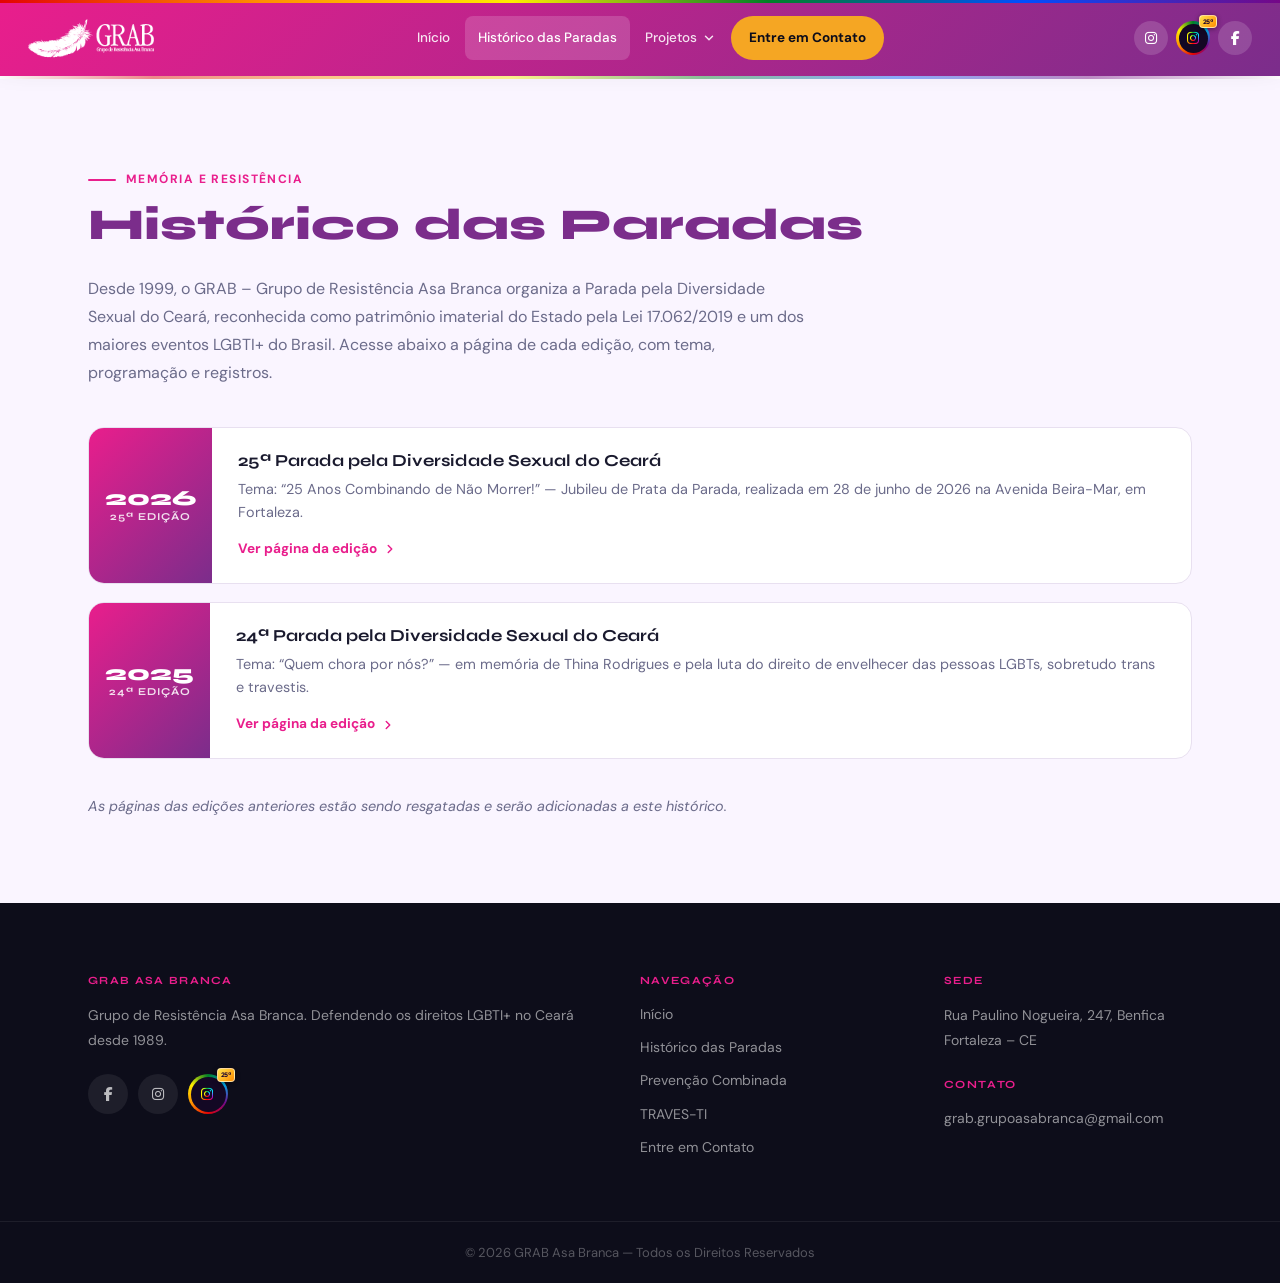
<file: historico-paradas.html>
<!DOCTYPE html>
<html lang="pt-BR">

<head>
  <!-- Google tag (gtag.js) -->
  <script async src="https://www.googletagmanager.com/gtag/js?id=G-C7CV47BFS0"></script>
  <script>
    window.dataLayer = window.dataLayer || [];
    function gtag() { dataLayer.push(arguments); }
    gtag('js', new Date());

    gtag('config', 'G-C7CV47BFS0');
  </script>
  <meta charset="UTF-8">
  <meta name="viewport" content="width=device-width, initial-scale=1.0">
  <title>Histórico das Paradas pela Diversidade Sexual do Ceará | GRAB Asa Branca</title>
  <meta name="description"
    content="Conheça o histórico das Paradas pela Diversidade Sexual do Ceará, organizadas pelo GRAB desde 1999. Acesse a página de cada edição, com tema, programação e galeria de fotos.">
  <meta name="keywords"
    content="Histórico Parada Diversidade Sexual Ceará, Paradas LGBTI Fortaleza, GRAB, Grupo de Resistência Asa Branca, edições da Parada, memória LGBTQIA+ Ceará">
  <meta name="author" content="GRAB – Grupo de Resistência Asa Branca">
  <meta name="robots" content="index, follow">
  <link rel="canonical" href="https://www.grab.net.br/historico-paradas.html">
  <!-- Open Graph -->
  <meta property="og:type" content="website">
  <meta property="og:site_name" content="GRAB – Grupo de Resistência Asa Branca">
  <meta property="og:locale" content="pt_BR">
  <meta property="og:title" content="Histórico das Paradas pela Diversidade Sexual do Ceará | GRAB">
  <meta property="og:description"
    content="Desde 1999, o GRAB organiza a Parada pela Diversidade Sexual do Ceará. Conheça o histórico de todas as edições do maior evento LGBTI+ do estado.">
  <meta property="og:url" content="https://www.grab.net.br/historico-paradas.html">
  <meta property="og:image" content="https://www.grab.net.br/assets/images/BANNER-GRAB-GR.png">
  <meta property="og:image:width" content="1200">
  <meta property="og:image:height" content="630">
  <meta property="og:image:alt" content="Histórico das Paradas pela Diversidade Sexual do Ceará – GRAB Asa Branca">
  <!-- Twitter Card -->
  <meta name="twitter:card" content="summary_large_image">
  <meta name="twitter:site" content="@grabasabranca">
  <meta name="twitter:title" content="Histórico das Paradas pela Diversidade Sexual do Ceará | GRAB">
  <meta name="twitter:description"
    content="Desde 1999, o GRAB organiza a Parada pela Diversidade Sexual do Ceará. Conheça o histórico de todas as edições.">
  <meta name="twitter:image" content="https://www.grab.net.br/assets/images/BANNER-GRAB-GR.png">
  <!-- Favicons -->
  <link rel="icon" type="image/png" sizes="32x32" href="assets/images/favicon.png">
  <link rel="icon" type="image/x-icon" href="assets/images/favicon.ico">
  <link rel="apple-touch-icon" href="assets/images/apple-touch-icon.png">
  <link rel="preconnect" href="https://fonts.googleapis.com">
  <link rel="preconnect" href="https://fonts.gstatic.com" crossorigin>
  <link
    href="https://fonts.googleapis.com/css2?family=Syne:wght@400;600;700;800&family=DM+Sans:ital,opsz,wght@0,9..40,300;0,9..40,400;0,9..40,500;1,9..40,300&display=swap"
    rel="stylesheet">
  <link rel="stylesheet" href="style.css">
  <link rel="stylesheet" href="https://cdnjs.cloudflare.com/ajax/libs/font-awesome/6.4.0/css/all.min.css">
  <!-- Dados estruturados JSON-LD -->
  <script type="application/ld+json">
  {
    "@context": "https://schema.org",
    "@type": "CollectionPage",
    "name": "Histórico das Paradas pela Diversidade Sexual do Ceará",
    "description": "Histórico das edições da Parada pela Diversidade Sexual do Ceará, organizadas pelo GRAB – Grupo de Resistência Asa Branca desde 1999.",
    "url": "https://www.grab.net.br/historico-paradas.html",
    "publisher": {
      "@type": "NGO",
      "name": "GRAB – Grupo de Resistência Asa Branca",
      "url": "https://www.grab.net.br"
    },
    "mainEntity": {
      "@type": "ItemList",
      "itemListOrder": "https://schema.org/ItemListOrderDescending",
      "itemListElement": [
        {
          "@type": "ListItem",
          "position": 1,
          "name": "25ª Parada pela Diversidade Sexual do Ceará (2026)",
          "url": "https://www.grab.net.br/parada-2026.html"
        },
        {
          "@type": "ListItem",
          "position": 2,
          "name": "24ª Parada pela Diversidade Sexual do Ceará (2025)",
          "url": "https://www.grab.net.br/parada.html"
        }
      ]
    }
  }
  </script>
</head>

<body>

  <a class="skip-link" href="#content">Ir para o conteúdo</a>

  <!-- HEADER -->
  <header class="site-header" id="site-header">
    <div class="header-inner">
      <a class="site-logo" href="index.html" aria-label="GRAB Asa Branca — Início">
        <img src="assets/images/cropped-cropped-cropped-Logo-GRAB-Horizontal.png" alt="GRAB Asa Branca" height="42">
      </a>
      <nav class="main-nav" aria-label="Navegação principal">
        <ul>
          <li><a href="index.html">Início</a></li>
          <li><a href="historico-paradas.html" class="active">Histórico das Paradas</a></li>
          <li class="has-dropdown">
            <a href="#" class="nav-dropdown-btn" aria-haspopup="true" aria-expanded="false" id="dropdown-projetos-btn">
              Projetos
              <svg width="14" height="14" viewBox="0 0 24 24" fill="none" stroke="currentColor" stroke-width="2.5"
                stroke-linecap="round" stroke-linejoin="round" aria-hidden="true">
                <polyline points="6 9 12 15 18 9"></polyline>
              </svg>
            </a>
            <div class="dropdown-menu" id="dropdown-projetos" role="menu">
              <a href="prevencao-combinada.html" role="menuitem">Prevenção Combinada</a>
              <a href="traves-ti.html" role="menuitem">TRAVES-TI</a>
            </div>
          </li>
          <li class="nav-highlight"><a href="index.html#contato">Entre em Contato</a></li>
        </ul>
      </nav>
      <div class="header-socials">
        <a href="https://www.instagram.com/grabasabranca" target="_blank" rel="noopener" aria-label="Instagram GRAB">
          <i class="fab fa-instagram"></i>
        </a>
        <a href="https://www.instagram.com/paradaceoficial" target="_blank" rel="noopener"
          aria-label="Instagram 25ª Parada" class="parada-insta-link">
          <i class="fab fa-instagram"></i>
          <span class="parada-badge">25ª</span>
        </a>
        <a href="https://www.facebook.com/people/Grupo-de-Resist%C3%AAncia-Asa-Branca-GRAB/100064395951488/?locale=pt_BR"
          target="_blank" rel="noopener" aria-label="Facebook">
          <i class="fab fa-facebook-f"></i>
        </a>
      </div>
      <button class="hamburger" id="hamburger" aria-label="Abrir menu" aria-expanded="false">
        <span></span><span></span><span></span>
      </button>
    </div>
  </header>

  <!-- MOBILE NAV -->
  <nav class="mobile-nav" id="mobile-nav" aria-label="Menu mobile">
    <a href="index.html">Início</a>
    <a href="historico-paradas.html">Histórico das Paradas</a>
    <span class="mobile-subnav-label">Projetos</span>
    <a href="prevencao-combinada.html" class="mobile-subitem">Prevenção Combinada</a>
    <a href="traves-ti.html" class="mobile-subitem">TRAVES-TI</a>
    <a href="index.html#contato">Entre em Contato</a>
  </nav>

  <main class="page-content" id="content">

    <div class="divider-img" aria-hidden="true"></div>

    <section class="section historico-section">
      <div class="section-inner">
        <span class="section-label">Memória e Resistência</span>
        <h1 class="section-title">Histórico das Paradas</h1>
        <p class="historico-lead">
          Desde 1999, o GRAB – Grupo de Resistência Asa Branca organiza a Parada pela Diversidade Sexual do
          Ceará, reconhecida como patrimônio imaterial do Estado pela Lei 17.062/2019 e um dos maiores eventos
          LGBTI+ do Brasil. Acesse abaixo a página de cada edição, com tema, programação e registros.
        </p>

        <!--
          COMO ADICIONAR UMA NOVA PARADA AO HISTÓRICO:
          Copie o bloco <li>…</li> abaixo, cole no TOPO da lista (edição mais
          recente primeiro) e ajuste: ano, número da edição, título, tema e o
          href para a página da nova edição. Lembre-se de acrescentar também o
          novo item no JSON-LD (ItemList) no <head> desta página.
        -->
        <ol class="historico-list">

          <li>
            <a class="historico-card" href="parada-2026.html">
              <span class="historico-card__year">2026 <small>25ª Edição</small></span>
              <div class="historico-card__body">
                <h2 class="historico-card__title">25ª Parada pela Diversidade Sexual do Ceará</h2>
                <p class="historico-card__theme">Tema: “25 Anos Combinando de Não Morrer!” — Jubileu de Prata da
                  Parada, realizada em 28 de junho de 2026 na Avenida Beira-Mar, em Fortaleza.</p>
                <span class="historico-card__cta">
                  Ver página da edição
                  <svg width="14" height="14" viewBox="0 0 24 24" fill="none" stroke="currentColor" stroke-width="2.5"
                    stroke-linecap="round" stroke-linejoin="round" aria-hidden="true">
                    <polyline points="9 18 15 12 9 6"></polyline>
                  </svg>
                </span>
              </div>
            </a>
          </li>

          <li>
            <a class="historico-card" href="parada.html">
              <span class="historico-card__year">2025 <small>24ª Edição</small></span>
              <div class="historico-card__body">
                <h2 class="historico-card__title">24ª Parada pela Diversidade Sexual do Ceará</h2>
                <p class="historico-card__theme">Tema: “Quem chora por nós?” — em memória de Thina Rodrigues e
                  pela luta do direito de envelhecer das pessoas LGBTs, sobretudo trans e travestis.</p>
                <span class="historico-card__cta">
                  Ver página da edição
                  <svg width="14" height="14" viewBox="0 0 24 24" fill="none" stroke="currentColor" stroke-width="2.5"
                    stroke-linecap="round" stroke-linejoin="round" aria-hidden="true">
                    <polyline points="9 18 15 12 9 6"></polyline>
                  </svg>
                </span>
              </div>
            </a>
          </li>

        </ol>

        <p class="historico-nota">
          As páginas das edições anteriores estão sendo resgatadas e serão adicionadas a este histórico.
        </p>
      </div>
    </section>

  </main>

  <!-- FOOTER -->
  <footer class="site-footer">
    <div class="footer-inner">
      <div class="footer-col">
        <h4>GRAB Asa Branca</h4>
        <p>Grupo de Resistência Asa Branca. Defendendo os direitos LGBTI+ no Ceará desde 1989.</p>
        <div class="footer-socials">
          <a class="social-link"
            href="https://www.facebook.com/people/Grupo-de-Resist%C3%AAncia-Asa-Branca-GRAB/100064395951488/?locale=pt_BR"
            target="_blank" rel="noopener" aria-label="Facebook">
            <i class="fab fa-facebook-f" aria-hidden="true"></i>
          </a>
          <a class="social-link" href="https://www.instagram.com/grabasabranca" target="_blank" rel="noopener"
            aria-label="Instagram GRAB">
            <i class="fab fa-instagram" aria-hidden="true"></i>
          </a>
          <a class="social-link parada-insta-link" href="https://www.instagram.com/paradaceoficial" target="_blank"
            rel="noopener" aria-label="Instagram 25ª Parada">
            <i class="fab fa-instagram" aria-hidden="true"></i>
            <span class="parada-badge">25ª</span>
          </a>
        </div>
      </div>
      <div class="footer-col">
        <h4>Navegação</h4>
        <a href="index.html">Início</a>
        <a href="historico-paradas.html">Histórico das Paradas</a>
        <a href="prevencao-combinada.html">Prevenção Combinada</a>
        <a href="traves-ti.html">TRAVES-TI</a>
        <a href="index.html#contato">Entre em Contato</a>
      </div>
      <div class="footer-col">
        <h4>Sede</h4>
        <p>Rua Paulino Nogueira, 247, Benfica<br>Fortaleza – CE</p>
        <br>
        <h4>Contato</h4>
        <a href="mailto:grab.grupoasabranca@gmail.com">grab.grupoasabranca@gmail.com</a>
      </div>
    </div>
    <hr class="footer-divider">
    <div class="footer-bottom">
      <p>&copy; 2026 GRAB Asa Branca &mdash; Todos os Direitos Reservados</p>
    </div>
  </footer>

  <button class="back-to-top" aria-label="Voltar ao topo">
    <svg width="20" height="20" viewBox="0 0 24 24" fill="none" stroke="currentColor" stroke-width="2.5"
      stroke-linecap="round" stroke-linejoin="round" aria-hidden="true">
      <polyline points="18 15 12 9 6 15"></polyline>
    </svg>
  </button>

  <script src="main.js"></script>

</body>

</html>
</file>
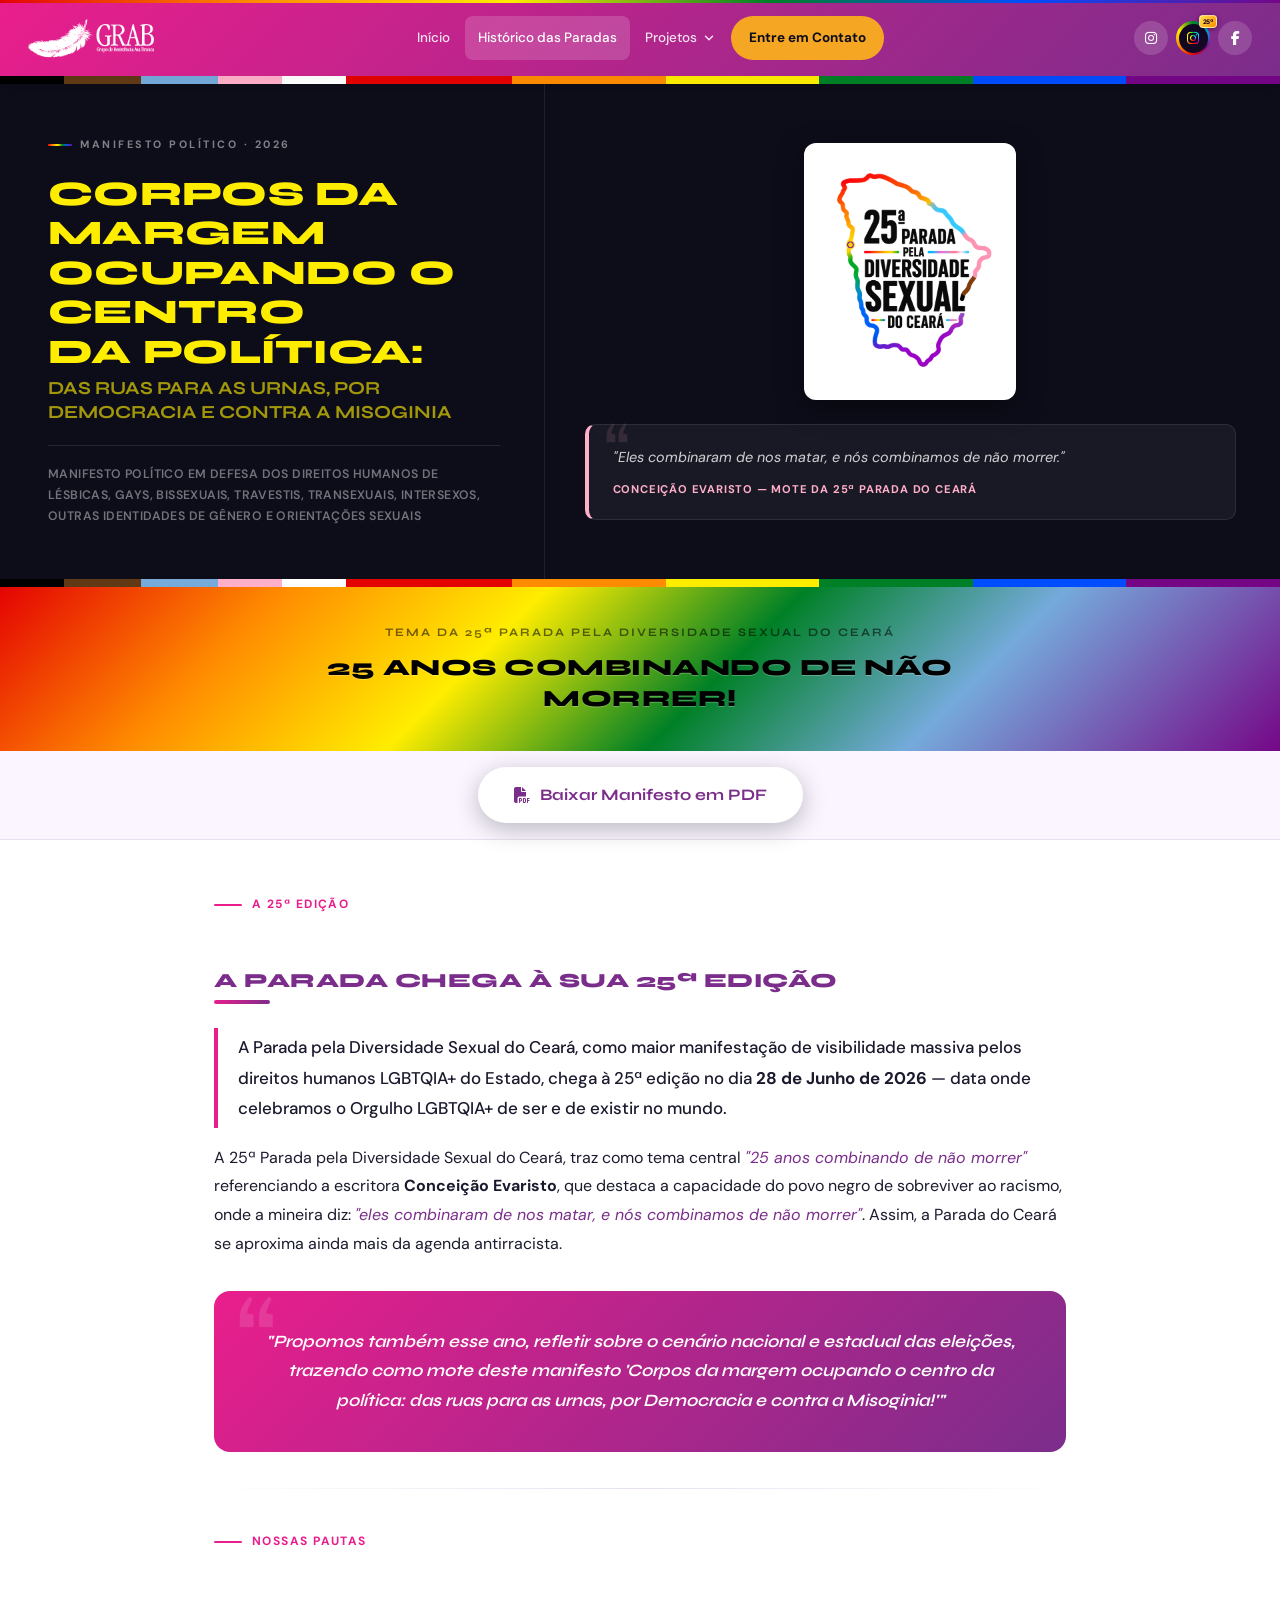
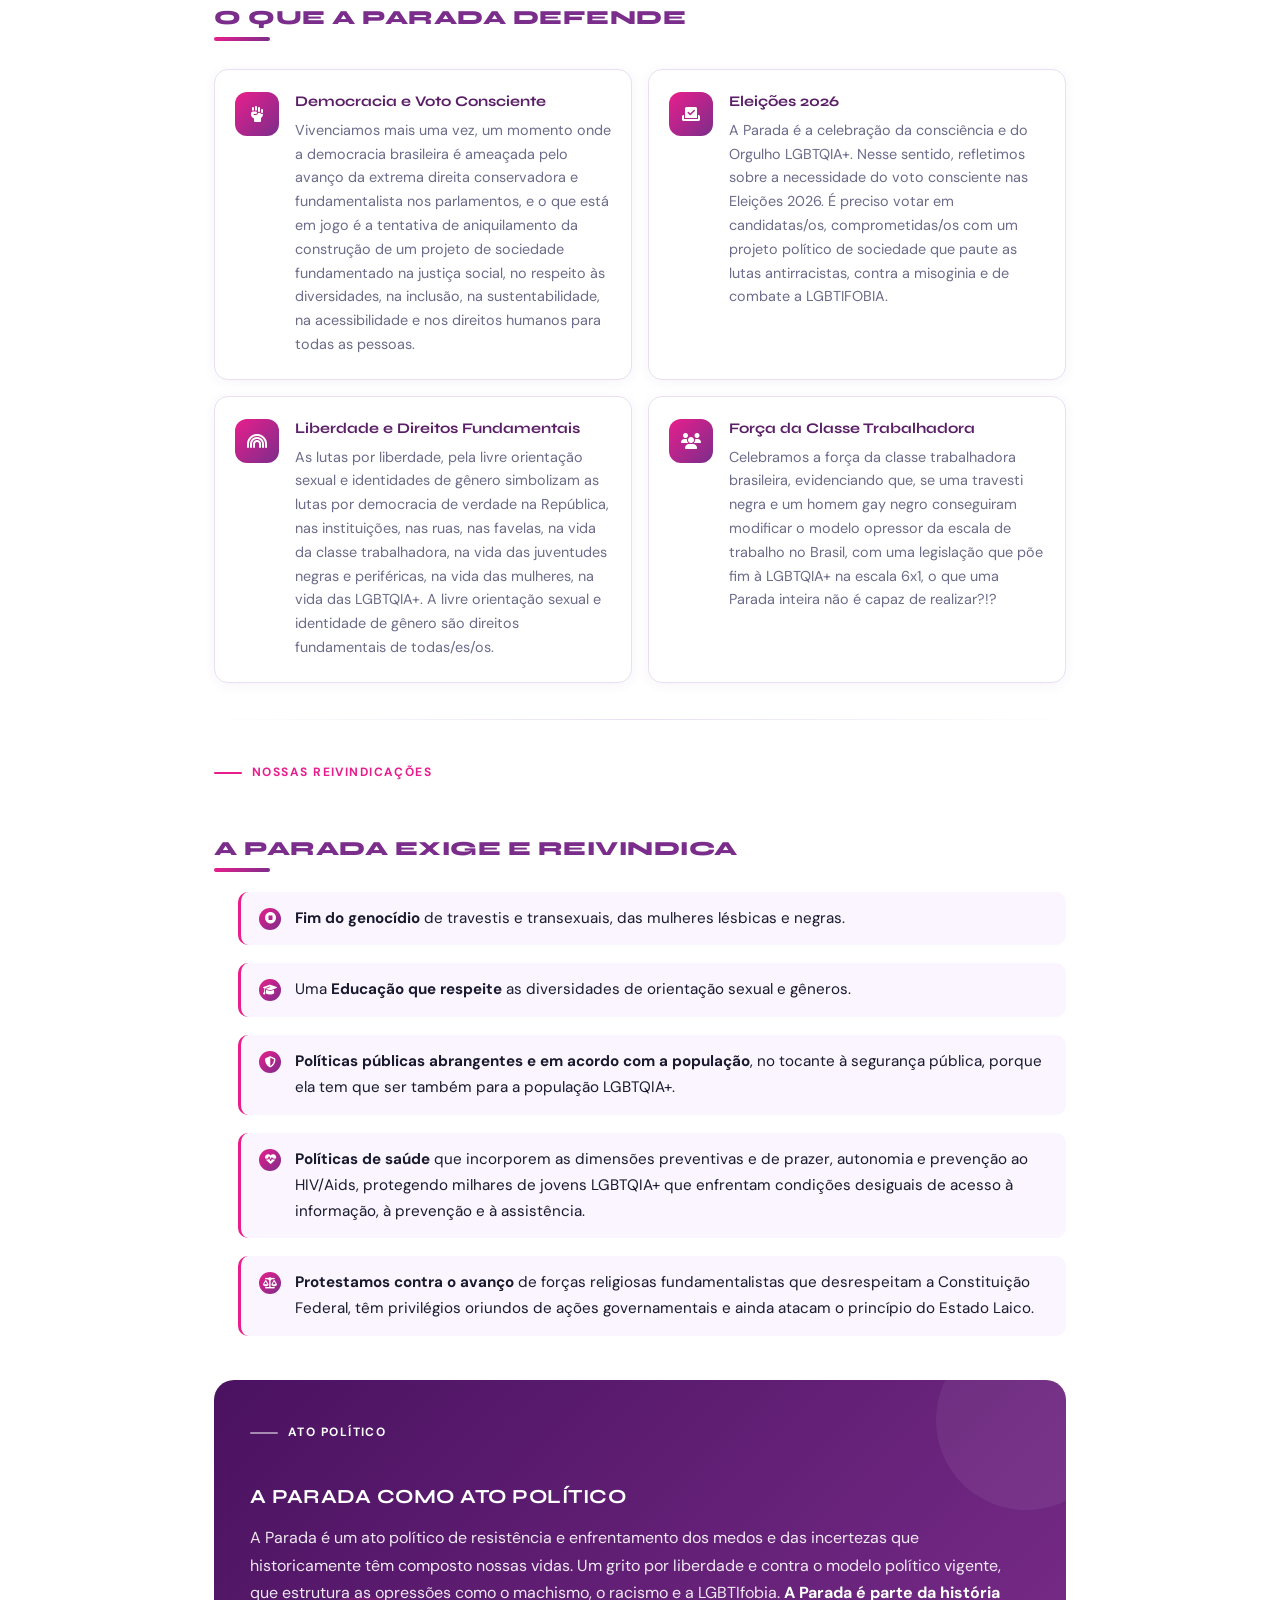
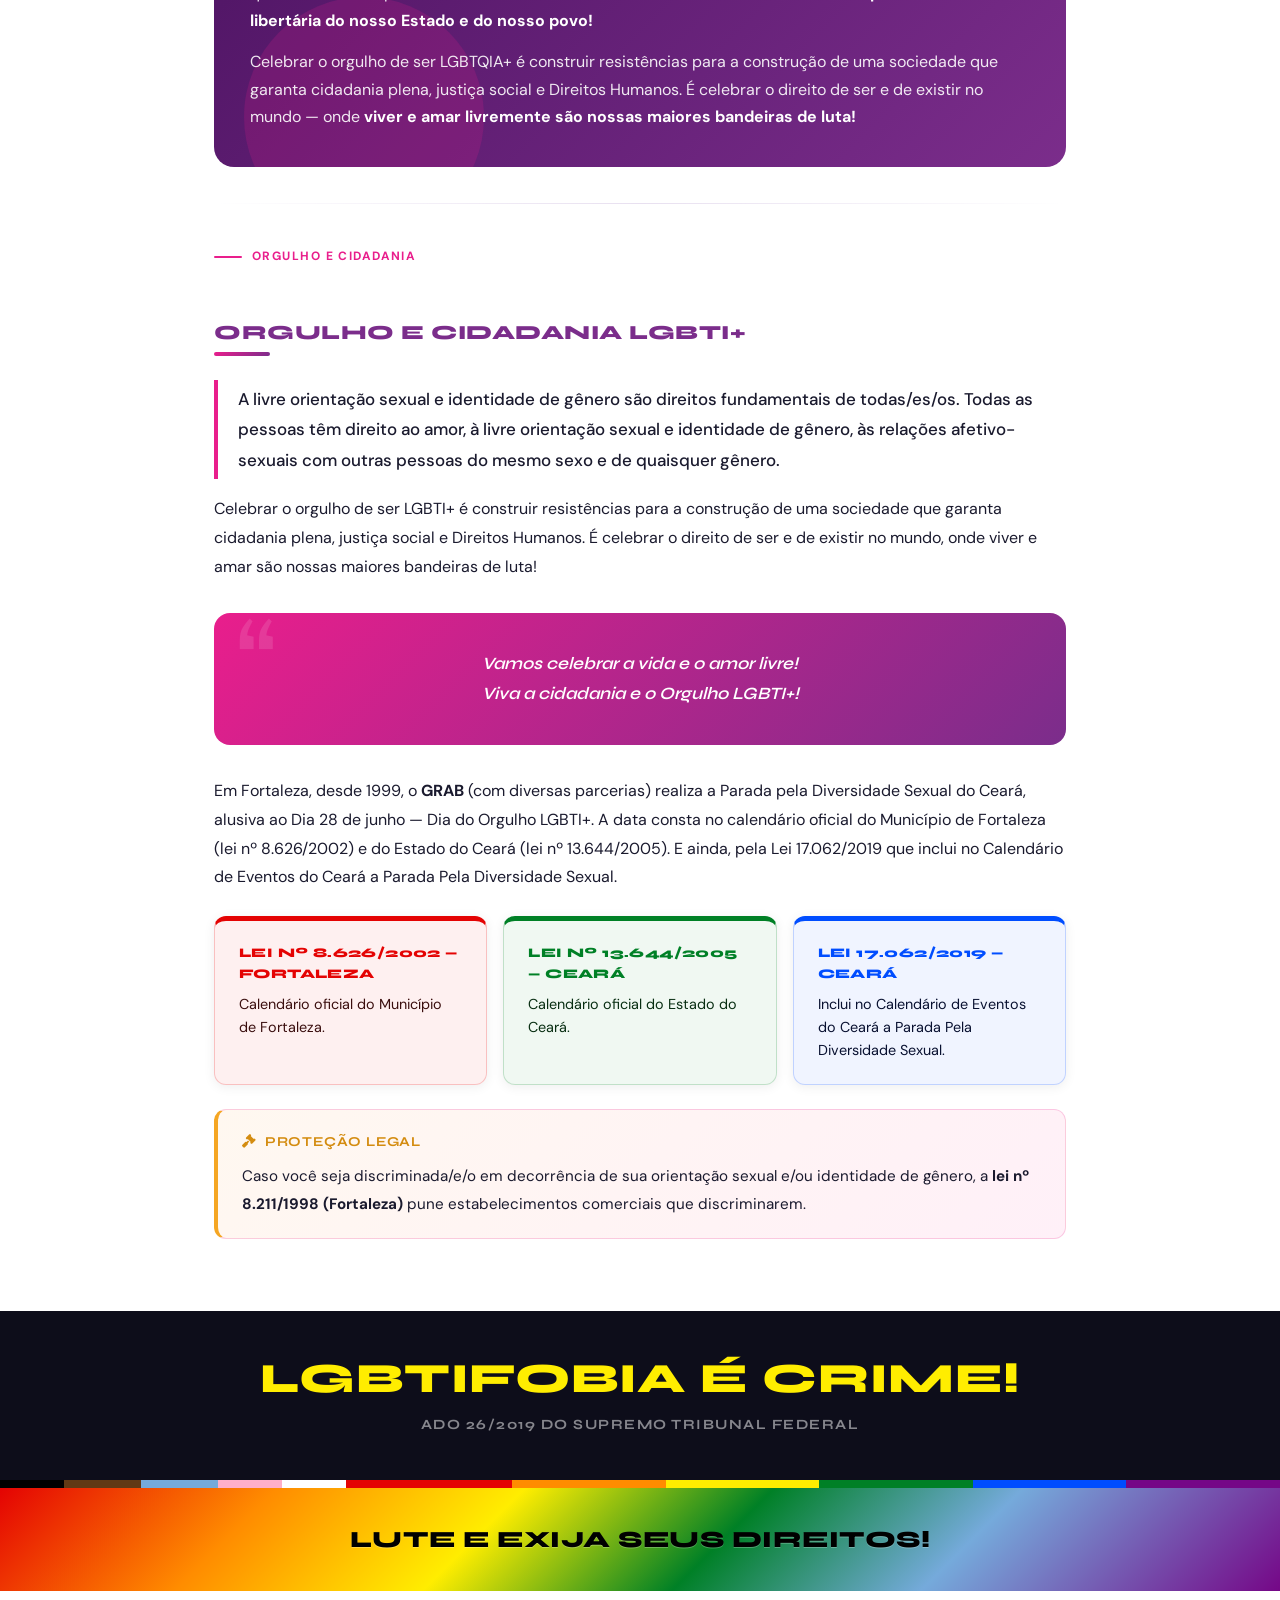
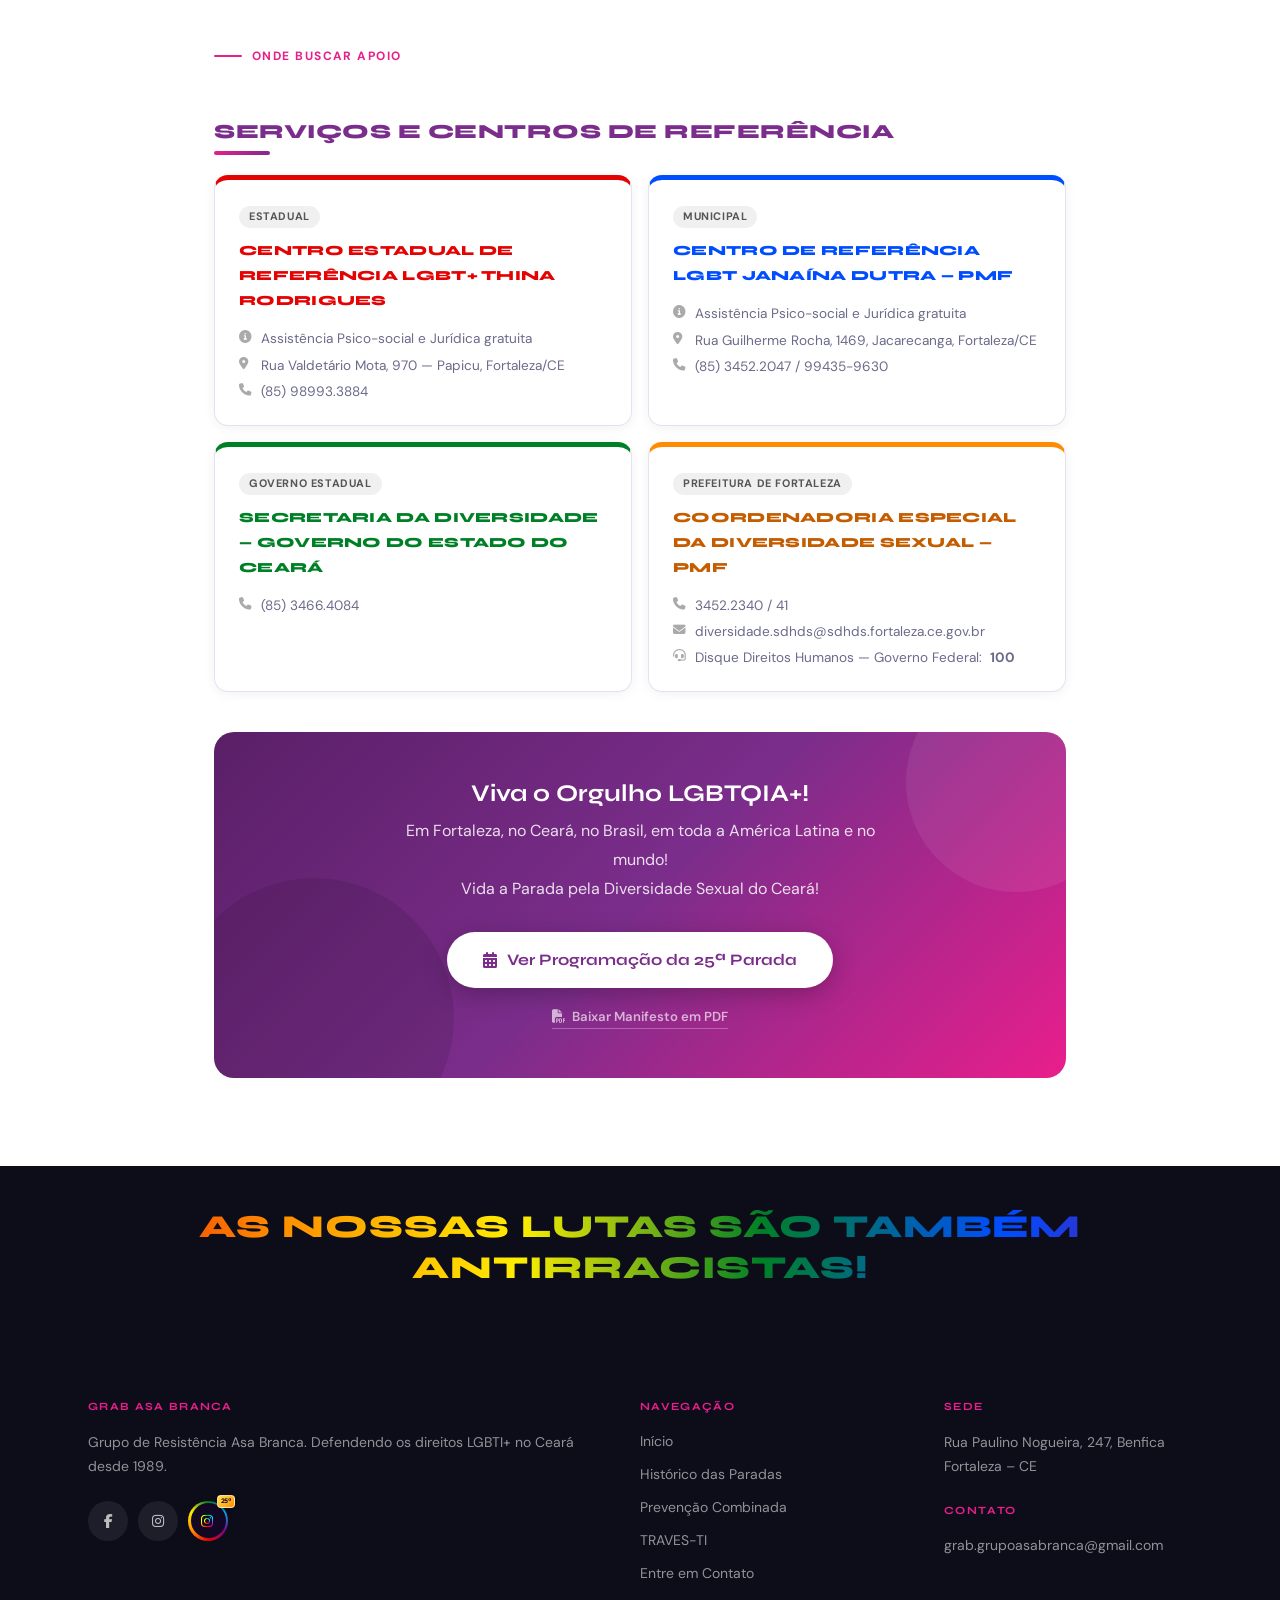
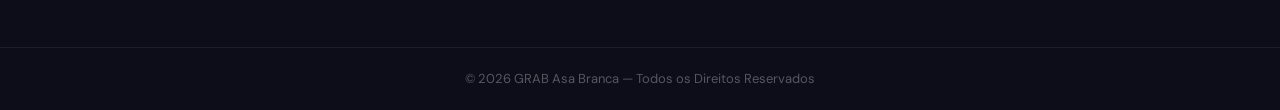
<file: manifesto-2026.html>
<!DOCTYPE html>
<html lang="pt-BR">

<head>
  <!-- Google tag (gtag.js) -->
  <script async src="https://www.googletagmanager.com/gtag/js?id=G-C7CV47BFS0"></script>
  <script>
    window.dataLayer = window.dataLayer || [];
    function gtag() { dataLayer.push(arguments); }
    gtag('js', new Date());
    gtag('config', 'G-C7CV47BFS0');
  </script>
  <meta charset="UTF-8">
  <meta name="viewport" content="width=device-width, initial-scale=1.0">
  <title>Manifesto Político 2026 | 25ª Parada pela Diversidade Sexual do Ceará | GRAB</title>
  <meta name="description"
    content="Manifesto político da 25ª Parada pela Diversidade Sexual do Ceará em defesa dos Direitos Humanos de LGBTQIA+. Corpos da margem ocupando o centro da política: das ruas para as urnas, por democracia e contra a misoginia.">
  <meta name="keywords"
    content="manifesto político, 25ª Parada, diversidade sexual, Ceará, LGBTQIA+, GRAB, democracia, direitos humanos, antirracismo">
  <meta name="author" content="GRAB – Grupo de Resistência Asa Branca">
  <meta name="robots" content="index, follow">
  <link rel="canonical" href="https://www.grab.net.br/manifesto-2026.html">
  <!-- Open Graph -->
  <meta property="og:type" content="article">
  <meta property="og:site_name" content="GRAB – Grupo de Resistência Asa Branca">
  <meta property="og:locale" content="pt_BR">
  <meta property="og:title" content="Manifesto Político 2026 | 25ª Parada pela Diversidade Sexual do Ceará">
  <meta property="og:description"
    content="Corpos da margem ocupando o centro da política: das ruas para as urnas, por Democracia e contra a Misoginia. Manifesto da 25ª Parada pela Diversidade Sexual do Ceará.">
  <meta property="og:url" content="https://www.grab.net.br/manifesto-2026.html">
  <meta property="og:image" content="https://www.grab.net.br/assets/images/banner-parada-25.png">
  <!-- Twitter Card -->
  <meta name="twitter:card" content="summary_large_image">
  <meta name="twitter:site" content="@grabasabranca">
  <meta name="twitter:title" content="Manifesto Político 2026 | 25ª Parada pela Diversidade Sexual do Ceará">
  <meta name="twitter:description"
    content="Corpos da margem ocupando o centro da política: das ruas para as urnas, por Democracia e contra a Misoginia.">
  <meta name="twitter:image" content="https://www.grab.net.br/assets/images/banner-parada-25.png">
  <!-- Favicons -->
  <link rel="icon" type="image/png" sizes="32x32" href="assets/images/favicon.png">
  <link rel="icon" type="image/x-icon" href="assets/images/favicon.ico">
  <link rel="apple-touch-icon" href="assets/images/apple-touch-icon.png">
  <link rel="preconnect" href="https://fonts.googleapis.com">
  <link rel="preconnect" href="https://fonts.gstatic.com" crossorigin>
  <link
    href="https://fonts.googleapis.com/css2?family=Syne:wght@400;600;700;800&family=DM+Sans:ital,opsz,wght@0,9..40,300;0,9..40,400;0,9..40,500;1,9..40,300&display=swap"
    rel="stylesheet">
  <link rel="stylesheet" href="style.css">
  <link rel="stylesheet" href="https://cdnjs.cloudflare.com/ajax/libs/font-awesome/6.4.0/css/all.min.css">
  <!-- Dados estruturados JSON-LD -->
  <script type="application/ld+json">
  {
    "@context": "https://schema.org",
    "@type": "Article",
    "headline": "Manifesto Político da 25ª Parada pela Diversidade Sexual do Ceará",
    "description": "Corpos da margem ocupando o centro da política: das ruas para as urnas, por Democracia e contra a Misoginia.",
    "image": "https://www.grab.net.br/assets/images/banner-parada-25.png",
    "url": "https://www.grab.net.br/manifesto-2026.html",
    "inLanguage": "pt-BR",
    "author": {
      "@type": "NGO",
      "name": "GRAB – Grupo de Resistência Asa Branca",
      "url": "https://www.grab.net.br"
    },
    "publisher": {
      "@type": "NGO",
      "name": "GRAB – Grupo de Resistência Asa Branca",
      "url": "https://www.grab.net.br"
    }
  }
  </script>
  <script type="application/ld+json">
  {
    "@context": "https://schema.org",
    "@type": "BreadcrumbList",
    "itemListElement": [
      { "@type": "ListItem", "position": 1, "name": "Início", "item": "https://www.grab.net.br/" },
      { "@type": "ListItem", "position": 2, "name": "Histórico das Paradas", "item": "https://www.grab.net.br/historico-paradas.html" },
      { "@type": "ListItem", "position": 3, "name": "25ª Parada", "item": "https://www.grab.net.br/parada-2026.html" },
      { "@type": "ListItem", "position": 4, "name": "Manifesto Político 2026", "item": "https://www.grab.net.br/manifesto-2026.html" }
    ]
  }
  </script>
</head>

<body>

  <a class="skip-link" href="#content">Ir para o conteúdo</a>

  <!-- HEADER -->
  <header class="site-header" id="site-header">
    <div class="header-inner">
      <a class="site-logo" href="index.html" aria-label="GRAB Asa Branca — Início">
        <img src="assets/images/cropped-cropped-cropped-Logo-GRAB-Horizontal.png" alt="GRAB Asa Branca" height="42">
      </a>
      <nav class="main-nav" aria-label="Navegação principal">
        <ul>
          <li><a href="index.html">Início</a></li>
          <li><a href="historico-paradas.html" class="active">Histórico das Paradas</a></li>
          <li class="has-dropdown">
            <a href="#" class="nav-dropdown-btn" aria-haspopup="true" aria-expanded="false"
              id="dropdown-projetos-btn">
              Projetos
              <svg width="14" height="14" viewBox="0 0 24 24" fill="none" stroke="currentColor" stroke-width="2.5"
                stroke-linecap="round" stroke-linejoin="round" aria-hidden="true">
                <polyline points="6 9 12 15 18 9"></polyline>
              </svg>
            </a>
            <div class="dropdown-menu" id="dropdown-projetos" role="menu">
              <a href="prevencao-combinada.html" role="menuitem">Prevenção Combinada</a>
              <a href="traves-ti.html" role="menuitem">TRAVES-TI</a>
            </div>
          </li>
          <li class="nav-highlight"><a href="index.html#contato">Entre em Contato</a></li>
        </ul>
      </nav>
      <div class="header-socials">
        <a href="https://www.instagram.com/grabasabranca" target="_blank" rel="noopener" aria-label="Instagram GRAB">
          <i class="fab fa-instagram"></i>
        </a>
        <a href="https://www.instagram.com/paradaceoficial" target="_blank" rel="noopener"
          aria-label="Instagram 25ª Parada" class="parada-insta-link">
          <i class="fab fa-instagram"></i>
          <span class="parada-badge">25ª</span>
        </a>
        <a href="https://www.facebook.com/people/Grupo-de-Resist%C3%AAncia-Asa-Branca-GRAB/100064395951488/?locale=pt_BR"
          target="_blank" rel="noopener" aria-label="Facebook">
          <i class="fab fa-facebook-f"></i>
        </a>
      </div>
      <button class="hamburger" id="hamburger" aria-label="Abrir menu" aria-expanded="false">
        <span></span><span></span><span></span>
      </button>
    </div>
  </header>

  <nav class="mobile-nav" id="mobile-nav" aria-label="Menu mobile">
    <a href="index.html">Início</a>
    <a href="historico-paradas.html">Histórico das Paradas</a>
    <span class="mobile-subnav-label">Projetos</span>
    <a href="prevencao-combinada.html" class="mobile-subitem">Prevenção Combinada</a>
    <a href="traves-ti.html" class="mobile-subitem">TRAVES-TI</a>
    <a href="index.html#contato">Entre em Contato</a>
  </nav>

  <main class="page-content" id="content">

    <!-- FAIXA ARCO-ÍRIS TOPO -->
    <span class="rainbow-stripe"></span>

    <!-- HERO MANIFESTO -->
    <div class="manifesto-hero">
      <div class="manifesto-hero__grid">
        <div class="manifesto-hero__left">
          <p class="manifesto-hero__eyebrow">Manifesto Político · 2026</p>
          <h1 class="manifesto-hero__title">Corpos da Margem<br>Ocupando o Centro<br>da Política:</h1>
          <p class="manifesto-hero__title-sub">Das Ruas para as Urnas, por Democracia e Contra a Misoginia</p>
          <p class="manifesto-hero__subtitle">
            Manifesto político em defesa dos Direitos Humanos de Lésbicas, Gays, Bissexuais, Travestis, Transexuais,
            Intersexos, outras identidades de gênero e orientações sexuais
          </p>
        </div>
        <div class="manifesto-hero__right">
          <div class="manifesto-hero__seal-box">
            <img src="assets/images/Selo-3-25-Parada.png"
              alt="Selo – 25ª Parada pela Diversidade Sexual do Ceará" class="manifesto-hero__seal">

          </div>
          <div class="manifesto-hero__quote">
            <p>"Eles combinaram de nos matar, e nós combinamos de não morrer."</p>
            <cite>Conceição Evaristo — mote da 25ª Parada do Ceará</cite>
          </div>
        </div>
      </div>
    </div>

    <!-- FAIXA ARCO-ÍRIS PÓS-HERO -->
    <span class="rainbow-stripe"></span>

    <!-- FAIXA DO TEMA -->
    <div class="manifesto-banner">
      <div class="manifesto-banner-inner">
        <p class="manifesto-eyebrow">Tema da 25ª Parada pela Diversidade Sexual do Ceará</p>
        <p class="manifesto-text">25 Anos Combinando de Não Morrer!</p>
      </div>
    </div>

    <div class="manifesto-pdf-bar">
      <a href="assets/documents/manifesto-parada-2026.pdf" target="_blank" rel="noopener" class="cta-btn manifesto-pdf-bar__btn">
        <i class="fa fa-file-pdf" aria-hidden="true"></i>
        Baixar Manifesto em PDF
      </a>
    </div>

    <div class="project-content">

      <!-- SEÇÃO 1: INTRODUÇÃO -->
      <span class="section-label">A 25ª Edição</span>
      <h2 class="section-heading">A Parada chega à sua 25ª Edição</h2>

      <p class="text-lead">
        A Parada pela Diversidade Sexual do Ceará, como maior manifestação de visibilidade massiva pelos direitos
        humanos LGBTQIA+ do Estado, chega à 25ª edição no dia <strong>28 de Junho de 2026</strong> — data onde
        celebramos o Orgulho LGBTQIA+ de ser e de existir no mundo.
      </p>

      <p>
        A 25ª Parada pela Diversidade Sexual do Ceará, traz como tema central <em>"25 anos combinando de não morrer"</em>
        referenciando a escritora <strong>Conceição Evaristo</strong>, que destaca a capacidade do povo negro de
        sobreviver ao racismo, onde a mineira diz: <em>"eles combinaram de nos matar, e nós combinamos de não morrer"</em>.
        Assim, a Parada do Ceará se aproxima ainda mais da agenda antirracista.
      </p>

      <div class="quote-banner">
        <p>"Propomos também esse ano, refletir sobre o cenário nacional e estadual das eleições, trazendo como mote
          deste manifesto 'Corpos da margem ocupando o centro da política: das ruas para as urnas, por Democracia e
          contra a Misoginia!'"</p>
      </div>

      <hr class="section-divider">

      <!-- SEÇÃO 2: PAUTAS -->
      <span class="section-label">Nossas Pautas</span>
      <h2 class="section-heading">O que a Parada Defende</h2>

      <div class="pillar-cards">

        <div class="pillar-card">
          <div class="pillar-icon">
            <i class="fas fa-fist-raised" aria-hidden="true"></i>
          </div>
          <div class="pillar-body">
            <h5>Democracia e Voto Consciente</h5>
            <p>Vivenciamos mais uma vez, um momento onde a democracia brasileira é ameaçada pelo avanço da extrema direita
              conservadora e fundamentalista nos parlamentos, e o que está em jogo é a tentativa de aniquilamento da
              construção de um projeto de sociedade fundamentado na justiça social, no respeito às diversidades, na
              inclusão, na sustentabilidade, na acessibilidade e nos direitos humanos para todas as pessoas.</p>
          </div>
        </div>

        <div class="pillar-card">
          <div class="pillar-icon">
            <i class="fas fa-vote-yea" aria-hidden="true"></i>
          </div>
          <div class="pillar-body">
            <h5>Eleições 2026</h5>
            <p>A Parada é a celebração da consciência e do Orgulho LGBTQIA+. Nesse sentido, refletimos sobre a
              necessidade do voto consciente nas Eleições 2026. É preciso votar em candidatas/os, comprometidas/os com
              um projeto político de sociedade que paute as lutas antirracistas, contra a misoginia e de combate a
              LGBTIFOBIA.</p>
          </div>
        </div>

        <div class="pillar-card">
          <div class="pillar-icon">
            <i class="fas fa-rainbow" aria-hidden="true"></i>
          </div>
          <div class="pillar-body">
            <h5>Liberdade e Direitos Fundamentais</h5>
            <p>As lutas por liberdade, pela livre orientação sexual e identidades de gênero simbolizam as lutas por
              democracia de verdade na República, nas instituições, nas ruas, nas favelas, na vida da classe
              trabalhadora, na vida das juventudes negras e periféricas, na vida das mulheres, na vida das LGBTQIA+.
              A livre orientação sexual e identidade de gênero são direitos fundamentais de todas/es/os.</p>
          </div>
        </div>

        <div class="pillar-card">
          <div class="pillar-icon">
            <i class="fas fa-users" aria-hidden="true"></i>
          </div>
          <div class="pillar-body">
            <h5>Força da Classe Trabalhadora</h5>
            <p>Celebramos a força da classe trabalhadora brasileira, evidenciando que, se uma travesti negra e um
              homem gay negro conseguiram modificar o modelo opressor da escala de trabalho no Brasil, com uma
              legislação que põe fim à LGBTQIA+ na escala 6x1, o que uma Parada inteira não é capaz de realizar?!?</p>
          </div>
        </div>

      </div>

      <hr class="section-divider">

      <!-- SEÇÃO 3: REIVINDICAÇÕES -->
      <span class="section-label">Nossas Reivindicações</span>
      <h2 class="section-heading">A Parada Exige e Reivindica</h2>

      <ul class="icon-list">
        <li>
          <span class="li-icon"><i class="fas fa-stop-circle" aria-hidden="true"></i></span>
          <span><strong>Fim do genocídio</strong> de travestis e transexuais, das mulheres lésbicas e negras.</span>
        </li>
        <li>
          <span class="li-icon"><i class="fas fa-graduation-cap" aria-hidden="true"></i></span>
          <span>Uma <strong>Educação que respeite</strong> as diversidades de orientação sexual e gêneros.</span>
        </li>
        <li>
          <span class="li-icon"><i class="fas fa-shield-alt" aria-hidden="true"></i></span>
          <span><strong>Políticas públicas abrangentes e em acordo com a população</strong>, no tocante à segurança
            pública, porque ela tem que ser também para a população LGBTQIA+.</span>
        </li>
        <li>
          <span class="li-icon"><i class="fas fa-heartbeat" aria-hidden="true"></i></span>
          <span><strong>Políticas de saúde</strong> que incorporem as dimensões preventivas e de prazer, autonomia e
            prevenção ao HIV/Aids, protegendo milhares de jovens LGBTQIA+ que enfrentam condições desiguais de acesso
            à informação, à prevenção e à assistência.</span>
        </li>
        <li>
          <span class="li-icon"><i class="fas fa-balance-scale" aria-hidden="true"></i></span>
          <span><strong>Protestamos contra o avanço</strong> de forças religiosas fundamentalistas que desrespeitam a
            Constituição Federal, têm privilégios oriundos de ações governamentais e ainda atacam o princípio do
            Estado Laico.</span>
        </li>
      </ul>

      <!-- SEÇÃO 4: ATO POLÍTICO (highlight card) -->
      <div class="highlight-card">
        <span class="section-label">Ato Político</span>
        <h4>A Parada Como Ato Político</h4>
        <p>
          A Parada é um ato político de resistência e enfrentamento dos medos e das incertezas que historicamente têm
          composto nossas vidas. Um grito por liberdade e contra o modelo político vigente, que estrutura as opressões
          como o machismo, o racismo e a LGBTIfobia. <strong>A Parada é parte da história libertária do nosso Estado
            e do nosso povo!</strong>
        </p>
        <p>
          Celebrar o orgulho de ser LGBTQIA+ é construir resistências para a construção de uma sociedade que garanta
          cidadania plena, justiça social e Direitos Humanos. É celebrar o direito de ser e de existir no mundo —
          onde <strong>viver e amar livremente são nossas maiores bandeiras de luta!</strong>
        </p>
      </div>

      <hr class="section-divider">

      <!-- SEÇÃO 5: ORGULHO E CIDADANIA -->
      <span class="section-label">Orgulho e Cidadania</span>
      <h2 class="section-heading">Orgulho e Cidadania LGBTI+</h2>

      <p class="text-lead">
        A livre orientação sexual e identidade de gênero são direitos fundamentais de todas/es/os. Todas as pessoas
        têm direito ao amor, à livre orientação sexual e identidade de gênero, às relações afetivo-sexuais com outras
        pessoas do mesmo sexo e de quaisquer gênero.
      </p>

      <p>
        Celebrar o orgulho de ser LGBTI+ é construir resistências para a construção de uma sociedade que garanta
        cidadania plena, justiça social e Direitos Humanos. É celebrar o direito de ser e de existir no mundo, onde
        viver e amar são nossas maiores bandeiras de luta!
      </p>

      <div class="quote-banner">
        <p>Vamos celebrar a vida e o amor livre!<br>Viva a cidadania e o Orgulho LGBTI+!</p>
      </div>

      <p>
        Em Fortaleza, desde 1999, o <strong>GRAB</strong> (com diversas parcerias) realiza a Parada pela Diversidade
        Sexual do Ceará, alusiva ao Dia 28 de junho — Dia do Orgulho LGBTI+. A data consta no calendário oficial do
        Município de Fortaleza (lei nº 8.626/2002) e do Estado do Ceará (lei nº 13.644/2005). E ainda, pela Lei
        17.062/2019 que inclui no Calendário de Eventos do Ceará a Parada Pela Diversidade Sexual.
      </p>

      <!-- MARCOS LEGAIS -->
      <div class="legal-grid">
        <div class="legal-card-v2">
          <strong>Lei nº 8.626/2002 — Fortaleza</strong>
          Calendário oficial do Município de Fortaleza.
        </div>
        <div class="legal-card-v2">
          <strong>Lei nº 13.644/2005 — Ceará</strong>
          Calendário oficial do Estado do Ceará.
        </div>
        <div class="legal-card-v2">
          <strong>Lei 17.062/2019 — Ceará</strong>
          Inclui no Calendário de Eventos do Ceará a Parada Pela Diversidade Sexual.
        </div>
      </div>

      <div class="callout-box">
        <div class="callout-title">
          <i class="fas fa-gavel" aria-hidden="true"></i> Proteção Legal
        </div>
        <p>
          Caso você seja discriminada/e/o em decorrência de sua orientação sexual e/ou identidade de gênero, a
          <strong>lei nº 8.211/1998 (Fortaleza)</strong> pune estabelecimentos comerciais que discriminarem.
        </p>
      </div>

    </div><!-- end .project-content -->

    <!-- CRIME BANNER -->
    <div class="crime-banner">
      <p class="crime-banner__title">LGBTIFOBIA É CRIME!</p>
      <p class="crime-banner__sub">ADO 26/2019 do Supremo Tribunal Federal</p>
    </div>

    <!-- FAIXA ARCO-ÍRIS -->
    <span class="rainbow-stripe"></span>

    <!-- FAIXA "LUTE E EXIJA" -->
    <div class="manifesto-banner">
      <div class="manifesto-banner-inner">
        <p class="manifesto-text">Lute e Exija Seus Direitos!</p>
      </div>
    </div>

    <div class="project-content">

      <!-- SEÇÃO 7: CENTROS DE REFERÊNCIA -->
      <span class="section-label">Onde Buscar Apoio</span>
      <h2 class="section-heading">Serviços e Centros de Referência</h2>

      <div class="resource-grid">

        <div class="resource-card resource-card--red">
          <span class="resource-card__badge">Estadual</span>
          <p class="resource-card__title">Centro Estadual de Referência LGBT+ Thina Rodrigues</p>
          <div class="resource-card__info">
            <span><i class="fa fa-info-circle"></i>Assistência Psico-social e Jurídica gratuita</span>
            <span><i class="fa fa-map-marker-alt"></i>Rua Valdetário Mota, 970 — Papicu, Fortaleza/CE</span>
            <span><i class="fa fa-phone"></i>(85) 98993.3884</span>
          </div>
        </div>

        <div class="resource-card resource-card--blue">
          <span class="resource-card__badge">Municipal</span>
          <p class="resource-card__title">Centro de Referência LGBT Janaína Dutra — PMF</p>
          <div class="resource-card__info">
            <span><i class="fa fa-info-circle"></i>Assistência Psico-social e Jurídica gratuita</span>
            <span><i class="fa fa-map-marker-alt"></i>Rua Guilherme Rocha, 1469, Jacarecanga, Fortaleza/CE</span>
            <span><i class="fa fa-phone"></i>(85) 3452.2047 / 99435-9630</span>
          </div>
        </div>

        <div class="resource-card resource-card--green">
          <span class="resource-card__badge">Governo Estadual</span>
          <p class="resource-card__title">Secretaria da Diversidade — Governo do Estado do Ceará</p>
          <div class="resource-card__info">
            <span><i class="fa fa-phone"></i>(85) 3466.4084</span>
          </div>
        </div>

        <div class="resource-card resource-card--orange">
          <span class="resource-card__badge">Prefeitura de Fortaleza</span>
          <p class="resource-card__title">Coordenadoria Especial da Diversidade Sexual — PMF</p>
          <div class="resource-card__info">
            <span><i class="fa fa-phone"></i>3452.2340 / 41</span>
            <span><i class="fa fa-envelope"></i>diversidade.sdhds@sdhds.fortaleza.ce.gov.br</span>
            <span><i class="fa fa-headset"></i>Disque Direitos Humanos — Governo Federal: <strong>100</strong></span>
          </div>
        </div>

      </div>

      <!-- CTA STRIP -->
      <div class="cta-strip">
        <h3>Viva o Orgulho LGBTQIA+!</h3>
        <p>Em Fortaleza, no Ceará, no Brasil, em toda a América Latina e no mundo!<br>
          Vida a Parada pela Diversidade Sexual do Ceará!</p>
        <a href="parada-2026.html" class="cta-btn">
          <i class="fas fa-calendar-alt" aria-hidden="true"></i>
          Ver Programação da 25ª Parada
        </a>
        <br>
        <a href="assets/documents/manifesto-parada-2026.pdf" target="_blank" rel="noopener"
          class="cta-secondary-link">
          <i class="fa fa-file-pdf" aria-hidden="true"></i>
          Baixar Manifesto em PDF
        </a>
      </div>

    </div><!-- end .project-content -->

    <!-- FECHO ANTIRRACISTA -->
    <div class="antirracista-banner">
      <p>As Nossas Lutas São Também Antirracistas!</p>
    </div>

  </main>

  <!-- FOOTER -->
  <footer class="site-footer">
    <div class="footer-inner">
      <div class="footer-col">
        <h4>GRAB Asa Branca</h4>
        <p>Grupo de Resistência Asa Branca. Defendendo os direitos LGBTI+ no Ceará desde 1989.</p>
        <div class="footer-socials">
          <a class="social-link"
            href="https://www.facebook.com/people/Grupo-de-Resist%C3%AAncia-Asa-Branca-GRAB/100064395951488/?locale=pt_BR"
            target="_blank" rel="noopener" aria-label="Facebook">
            <i class="fab fa-facebook-f" aria-hidden="true"></i>
          </a>
          <a class="social-link" href="https://www.instagram.com/grabasabranca" target="_blank" rel="noopener"
            aria-label="Instagram GRAB">
            <i class="fab fa-instagram" aria-hidden="true"></i>
          </a>
          <a class="social-link parada-insta-link" href="https://www.instagram.com/paradaceoficial" target="_blank"
            rel="noopener" aria-label="Instagram 25ª Parada">
            <i class="fab fa-instagram" aria-hidden="true"></i>
            <span class="parada-badge">25ª</span>
          </a>
        </div>
      </div>
      <div class="footer-col">
        <h4>Navegação</h4>
        <a href="index.html">Início</a>
        <a href="historico-paradas.html">Histórico das Paradas</a>
        <a href="prevencao-combinada.html">Prevenção Combinada</a>
        <a href="traves-ti.html">TRAVES-TI</a>
        <a href="index.html#contato">Entre em Contato</a>
      </div>
      <div class="footer-col">
        <h4>Sede</h4>
        <p>Rua Paulino Nogueira, 247, Benfica<br>Fortaleza – CE</p>
        <br>
        <h4>Contato</h4>
        <a href="mailto:grab.grupoasabranca@gmail.com">grab.grupoasabranca@gmail.com</a>
      </div>
    </div>
    <hr class="footer-divider">
    <div class="footer-bottom">
      <p>&copy; 2026 GRAB Asa Branca &mdash; Todos os Direitos Reservados</p>
    </div>
  </footer>

  <button class="back-to-top" aria-label="Voltar ao topo">
    <svg width="20" height="20" viewBox="0 0 24 24" fill="none" stroke="currentColor" stroke-width="2.5"
      stroke-linecap="round" stroke-linejoin="round" aria-hidden="true">
      <polyline points="18 15 12 9 6 15"></polyline>
    </svg>
  </button>

  <script src="main.js"></script>

</body>

</html>
</file>
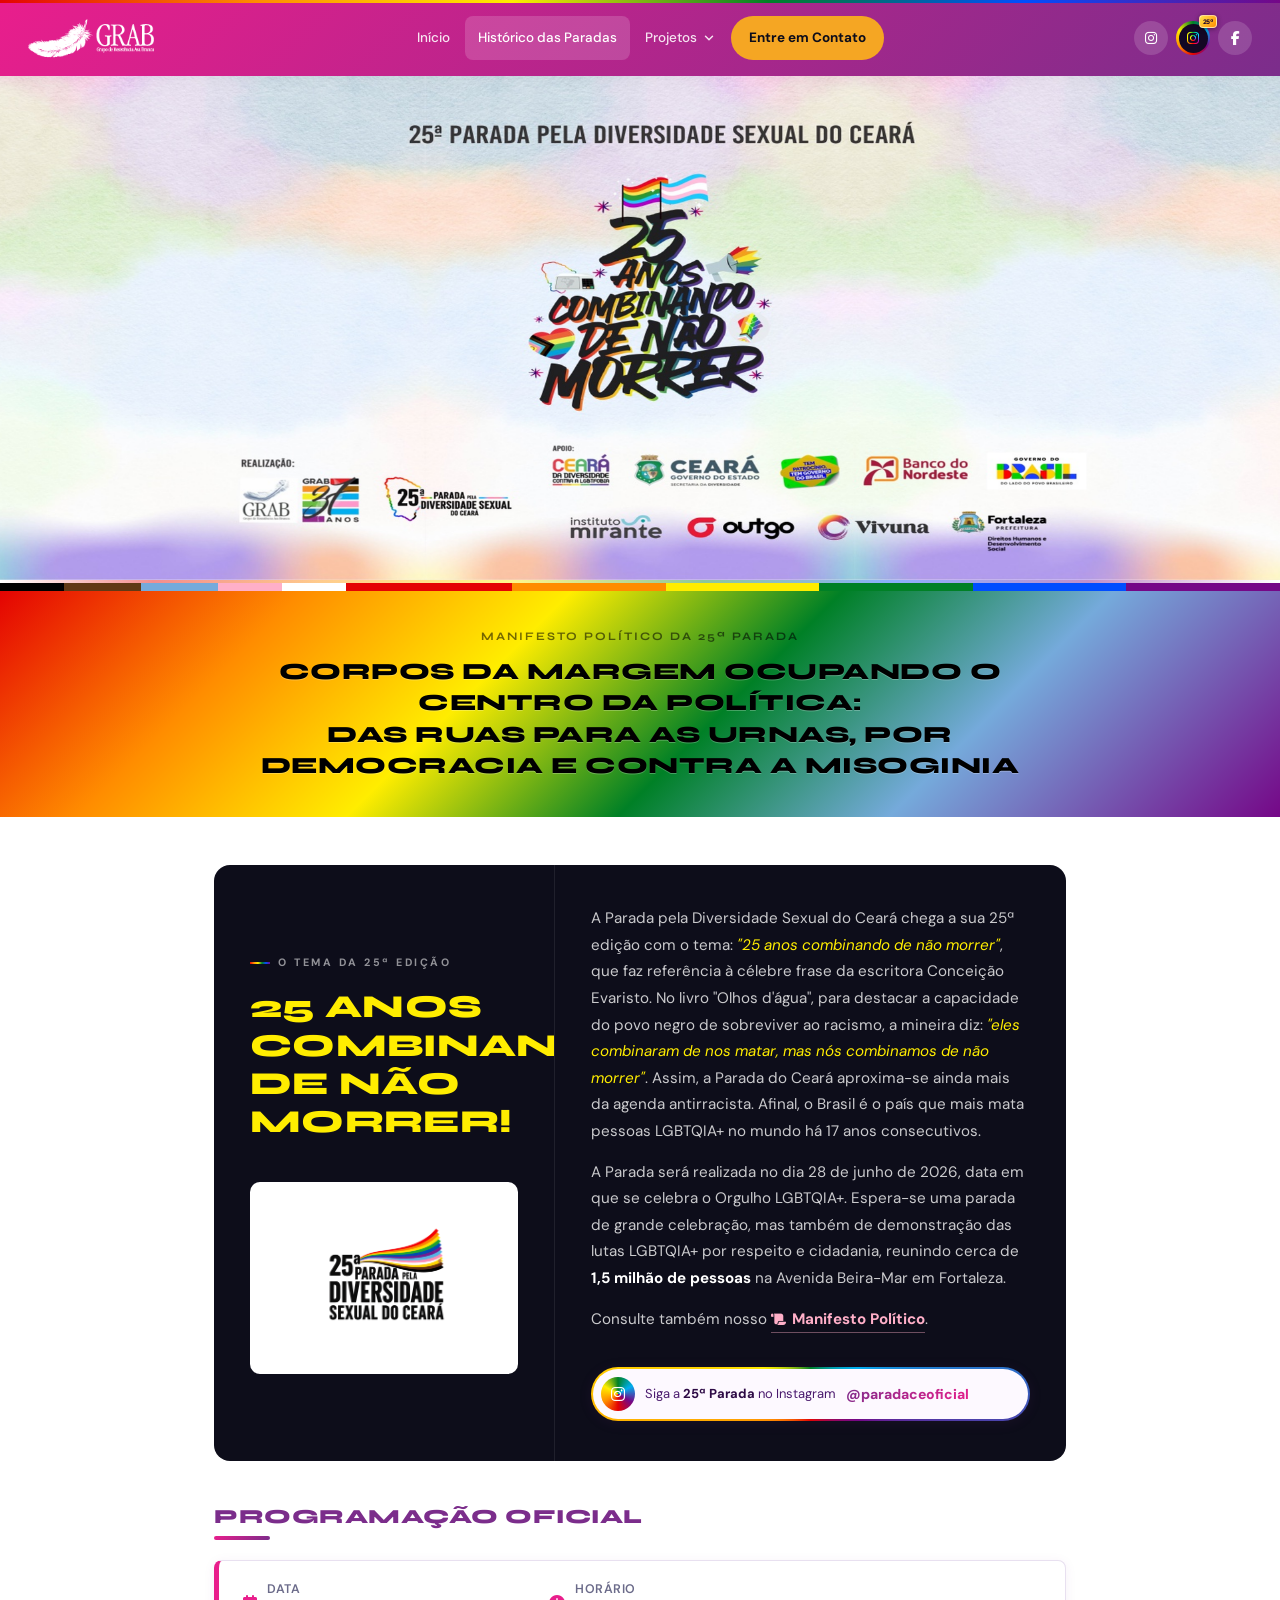
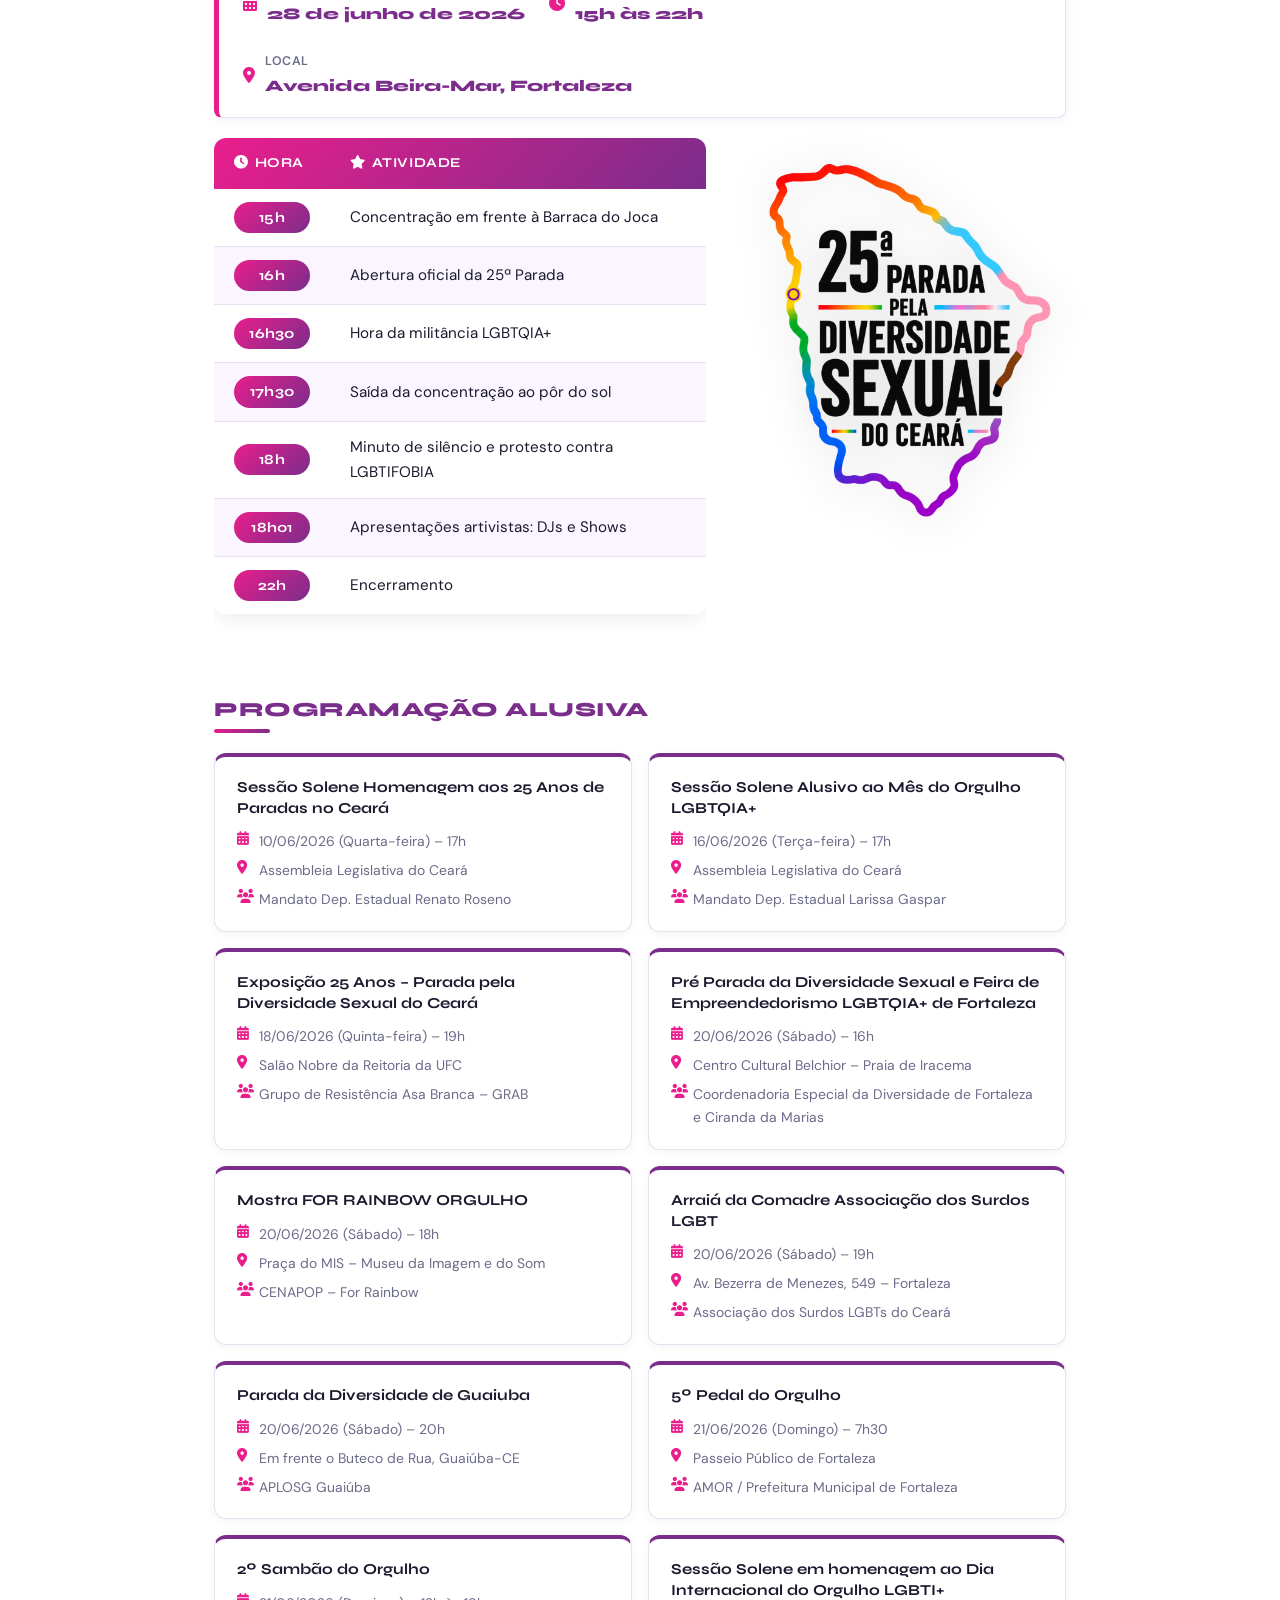
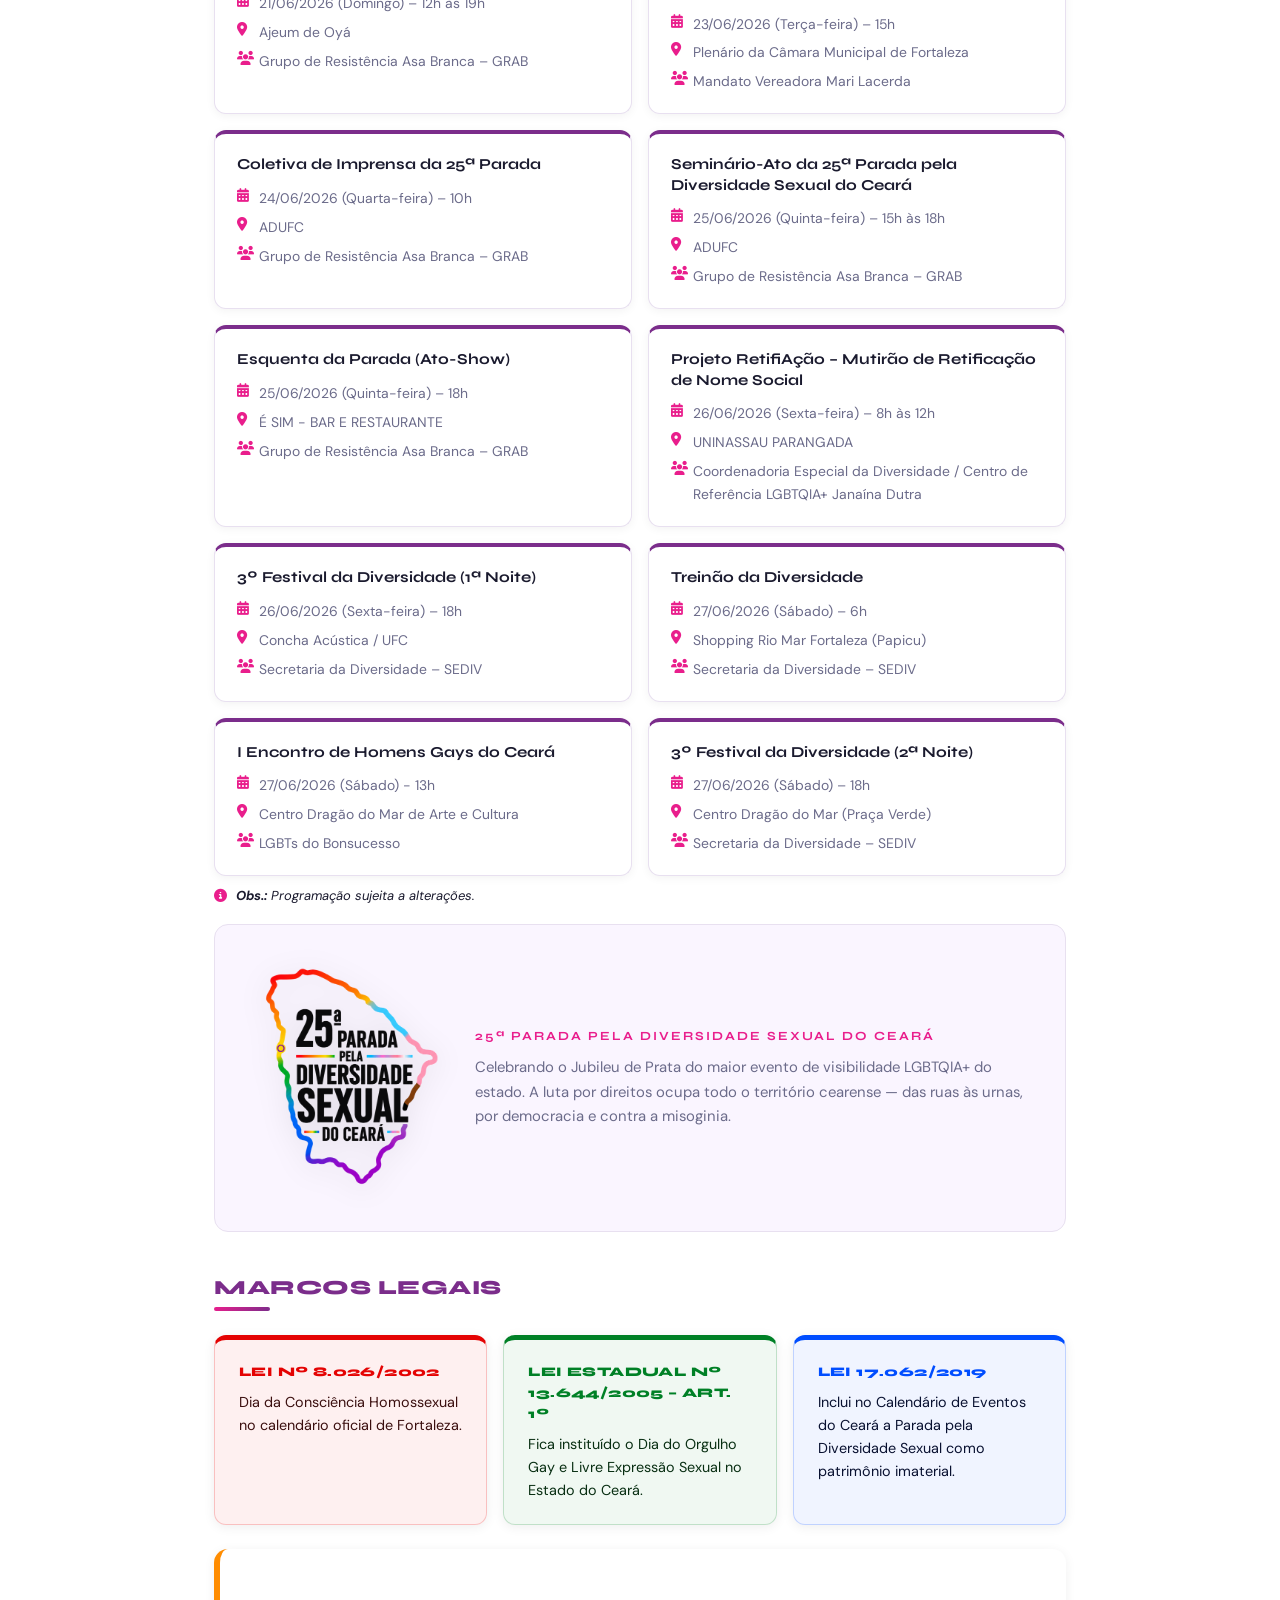
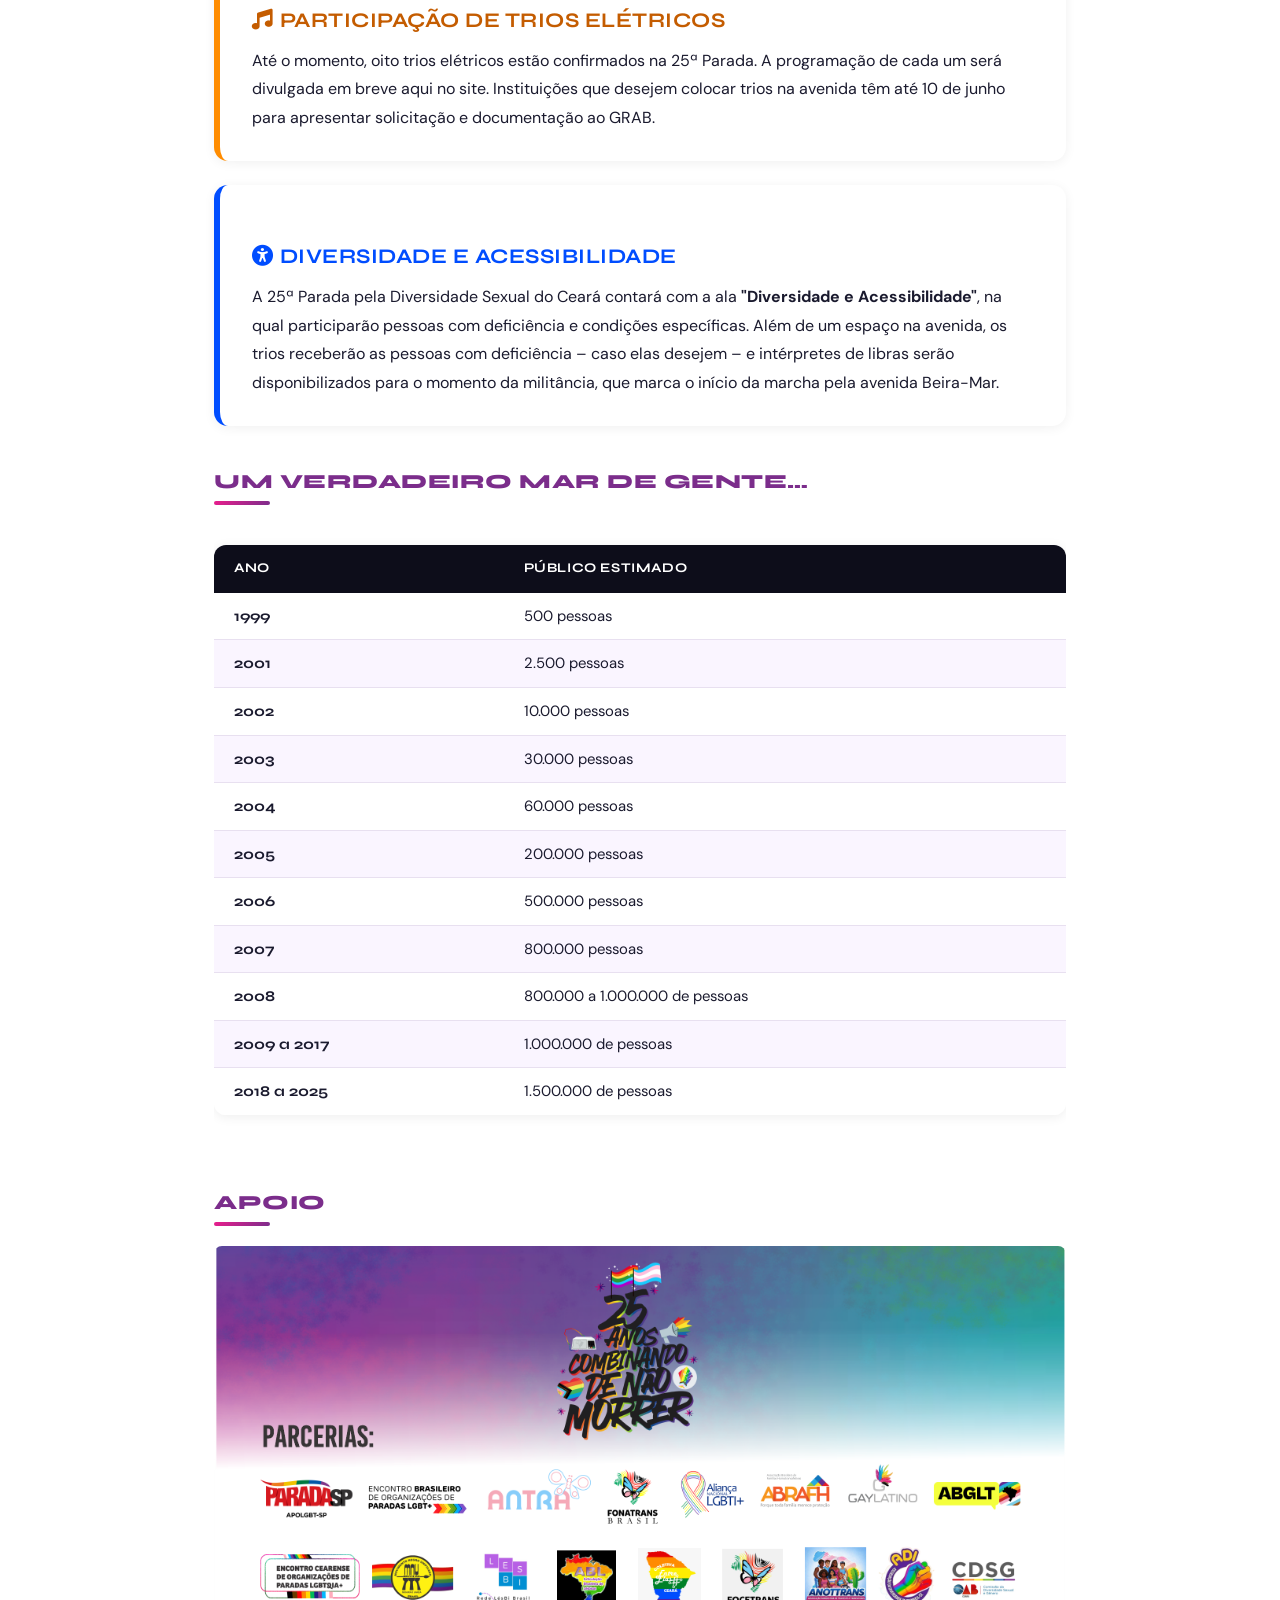
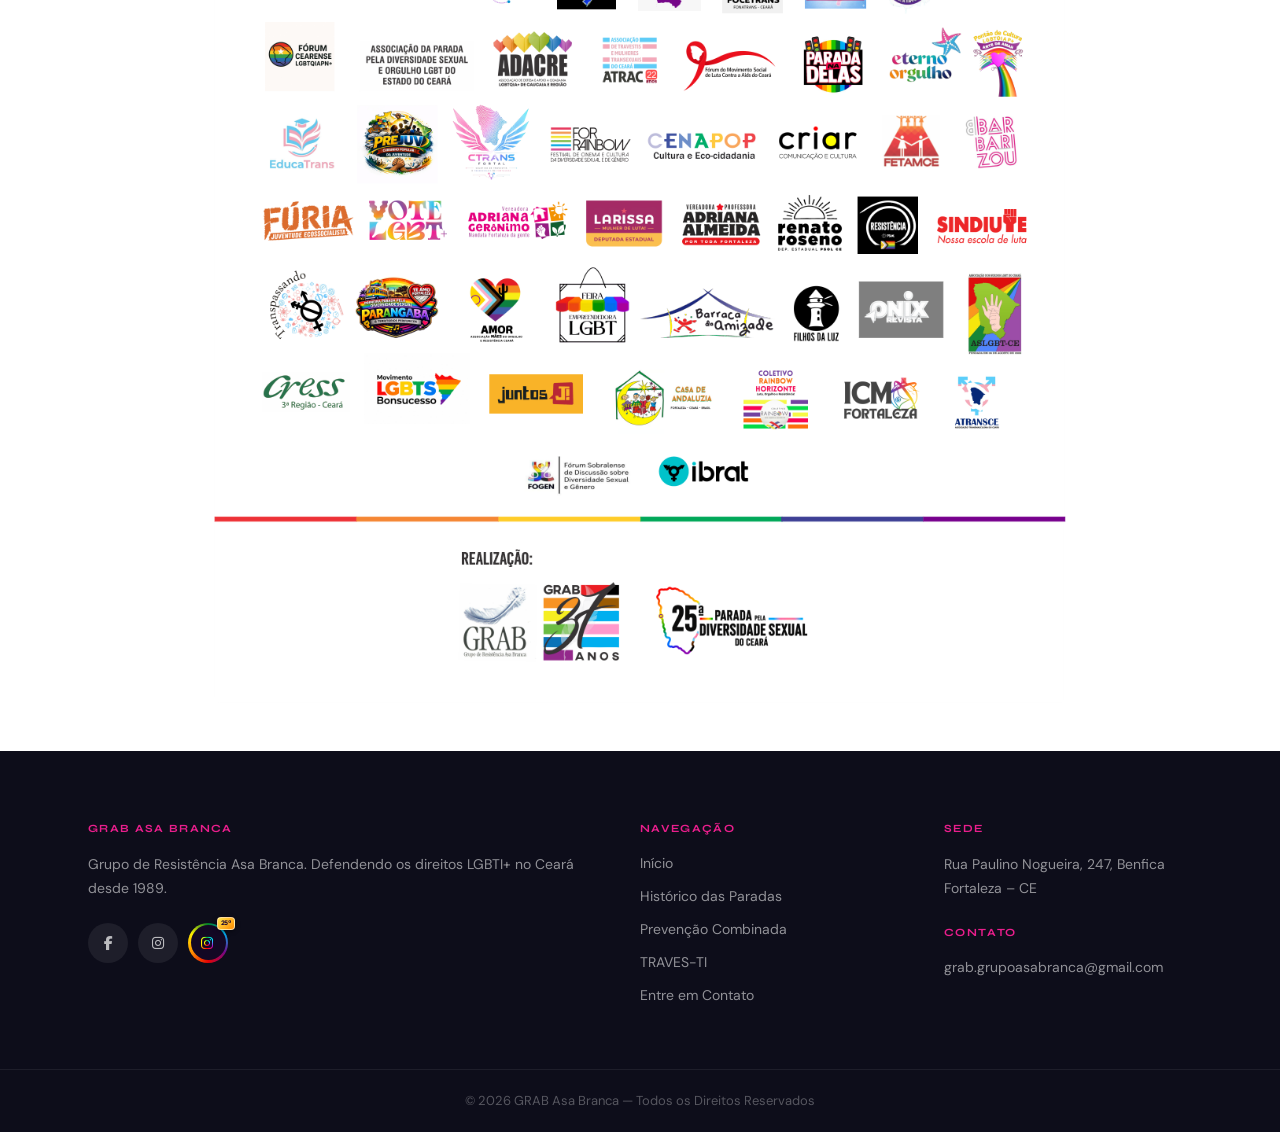
<file: parada-2026.html>
<!DOCTYPE html>
<html lang="pt-BR">

<head>
  <!-- Google tag (gtag.js) -->
  <script async src="https://www.googletagmanager.com/gtag/js?id=G-C7CV47BFS0"></script>
  <script>
    window.dataLayer = window.dataLayer || [];
    function gtag() { dataLayer.push(arguments); }
    gtag('js', new Date());

    gtag('config', 'G-C7CV47BFS0');
  </script>
  <meta charset="UTF-8">
  <meta name="viewport" content="width=device-width, initial-scale=1.0">
  <title>25ª Parada pela Diversidade Sexual do Ceará 2026 | GRAB – Grupo de Resistência Asa Branca</title>
  <meta name="description"
    content="A 25ª Parada pela Diversidade Sexual do Ceará acontece em 28 de junho de 2026, na Avenida Beira-Mar, em Fortaleza. Confira o tema, programação e como participar do maior evento LGBTI+ do Ceará.">
  <meta name="keywords"
    content="25ª Parada Diversidade Sexual Ceará, Parada LGBTI Fortaleza 2026, GRAB, Grupo de Resistência Asa Branca, diversidade sexual, Beira-Mar Fortaleza, evento LGBTI, Parada Gay Ceará">
  <meta name="author" content="GRAB – Grupo de Resistência Asa Branca">
  <meta name="robots" content="index, follow">
  <link rel="canonical" href="https://www.grab.net.br/parada-2026.html">
  <!-- Open Graph -->
  <meta property="og:type" content="event">
  <meta property="og:site_name" content="GRAB – Grupo de Resistência Asa Branca">
  <meta property="og:locale" content="pt_BR">
  <meta property="og:title" content="25ª Parada pela Diversidade Sexual do Ceará 2026 | GRAB">
  <meta property="og:description"
    content="A 25ª Parada pela Diversidade Sexual do Ceará acontece em 28 de junho de 2026, na Avenida Beira-Mar, em Fortaleza. O maior evento LGBTI+ do Ceará.">
  <meta property="og:url" content="https://www.grab.net.br/parada-2026.html">
  <meta property="og:image" content="https://www.grab.net.br/assets/images/banner-parada-25.png">
  <meta property="og:image:width" content="1200">
  <meta property="og:image:height" content="630">
  <meta property="og:image:alt" content="25ª Parada pela Diversidade Sexual do Ceará – 28 de junho de 2026">
  <!-- Twitter Card -->
  <meta name="twitter:card" content="summary_large_image">
  <meta name="twitter:site" content="@grabasabranca">
  <meta name="twitter:title" content="25ª Parada pela Diversidade Sexual do Ceará 2026 | GRAB">
  <meta name="twitter:description"
    content="28 de junho de 2026, Avenida Beira-Mar, Fortaleza. O maior evento LGBTI+ do Ceará organizado pelo GRAB.">
  <meta name="twitter:image" content="https://www.grab.net.br/assets/images/banner-parada-25.png">
  <!-- Favicons -->
  <link rel="icon" type="image/png" sizes="32x32" href="assets/images/favicon.png">
  <link rel="icon" type="image/x-icon" href="assets/images/favicon.ico">
  <link rel="apple-touch-icon" href="assets/images/apple-touch-icon.png">
  <link rel="preconnect" href="https://fonts.googleapis.com">
  <link rel="preconnect" href="https://fonts.gstatic.com" crossorigin>
  <link
    href="https://fonts.googleapis.com/css2?family=Syne:wght@400;600;700;800&family=DM+Sans:ital,opsz,wght@0,9..40,300;0,9..40,400;0,9..40,500;1,9..40,300&display=swap"
    rel="stylesheet">
  <link rel="stylesheet" href="style.css">
  <link rel="stylesheet" href="https://cdnjs.cloudflare.com/ajax/libs/font-awesome/6.4.0/css/all.min.css">
  <!-- Dados estruturados JSON-LD -->
  <script type="application/ld+json">
  {
    "@context": "https://schema.org",
    "@type": "Event",
    "name": "25ª Parada pela Diversidade Sexual do Ceará",
    "startDate": "2026-06-28",
    "endDate": "2026-06-28",
    "eventStatus": "https://schema.org/EventScheduled",
    "eventAttendanceMode": "https://schema.org/OfflineEventAttendanceMode",
    "description": "A 25ª Parada pela Diversidade Sexual do Ceará é o maior evento LGBTI+ do estado, organizado pelo GRAB – Grupo de Resistência Asa Branca desde 1999, reunindo anualmente mais de 1,5 milhão de pessoas na Avenida Beira-Mar de Fortaleza.",
    "image": "https://www.grab.net.br/assets/images/banner-parada-25.png",
    "url": "https://www.grab.net.br/parada-2026.html",
    "location": {
      "@type": "Place",
      "name": "Avenida Beira-Mar",
      "address": {
        "@type": "PostalAddress",
        "addressLocality": "Fortaleza",
        "addressRegion": "Ceará",
        "addressCountry": "BR"
      }
    },
    "organizer": {
      "@type": "NGO",
      "name": "GRAB – Grupo de Resistência Asa Branca",
      "url": "https://www.grab.net.br"
    },
    "isAccessibleForFree": true,
    "audience": {
      "@type": "Audience",
      "audienceType": "Público geral"
    }
  }
  </script>
</head>

<body>

  <a class="skip-link" href="#content">Ir para o conteúdo</a>

  <!-- HEADER -->
  <header class="site-header" id="site-header">
    <div class="header-inner">
      <a class="site-logo" href="index.html" aria-label="GRAB Asa Branca — Início">
        <img src="assets/images/cropped-cropped-cropped-Logo-GRAB-Horizontal.png" alt="GRAB Asa Branca" height="42">
      </a>
      <nav class="main-nav" aria-label="Navegação principal">
        <ul>
          <li><a href="index.html">Início</a></li>
          <li><a href="historico-paradas.html" class="active">Histórico das Paradas</a></li>
          <li class="has-dropdown">
            <a href="#" class="nav-dropdown-btn" aria-haspopup="true" aria-expanded="false" id="dropdown-projetos-btn">
              Projetos
              <svg width="14" height="14" viewBox="0 0 24 24" fill="none" stroke="currentColor" stroke-width="2.5"
                stroke-linecap="round" stroke-linejoin="round" aria-hidden="true">
                <polyline points="6 9 12 15 18 9"></polyline>
              </svg>
            </a>
            <div class="dropdown-menu" id="dropdown-projetos" role="menu">
              <a href="prevencao-combinada.html" role="menuitem">Prevenção Combinada</a>
              <a href="traves-ti.html" role="menuitem">TRAVES-TI</a>
            </div>
          </li>
          <li class="nav-highlight"><a href="index.html#contato">Entre em Contato</a></li>
        </ul>
      </nav>
      <div class="header-socials">
        <a href="https://www.instagram.com/grabasabranca" target="_blank" rel="noopener" aria-label="Instagram GRAB">
          <i class="fab fa-instagram"></i>
        </a>
        <a href="https://www.instagram.com/paradaceoficial" target="_blank" rel="noopener"
          aria-label="Instagram 25ª Parada" class="parada-insta-link">
          <i class="fab fa-instagram"></i>
          <span class="parada-badge">25ª</span>
        </a>
        <a href="https://www.facebook.com/people/Grupo-de-Resist%C3%AAncia-Asa-Branca-GRAB/100064395951488/?locale=pt_BR"
          target="_blank" rel="noopener" aria-label="Facebook">
          <i class="fab fa-facebook-f"></i>
        </a>
      </div>
      <button class="hamburger" id="hamburger" aria-label="Abrir menu" aria-expanded="false">
        <span></span><span></span><span></span>
      </button>
    </div>
  </header>

  <nav class="mobile-nav" id="mobile-nav" aria-label="Menu mobile">
    <a href="index.html">Início</a>
    <a href="historico-paradas.html">Histórico das Paradas</a>
    <span class="mobile-subnav-label">Projetos</span>
    <a href="prevencao-combinada.html" class="mobile-subitem">Prevenção Combinada</a>
    <a href="traves-ti.html" class="mobile-subitem">TRAVES-TI</a>
    <a href="index.html#contato">Entre em Contato</a>
  </nav>

  <main class="page-content" id="content">

    <h1 class="sr-only">25ª Parada pela Diversidade Sexual do Ceará — 28 de junho de 2026</h1>

    <!-- BANNER -->
    <img class="project-banner" src="assets/images/banner-parada-25.png"
      alt="25ª Parada pela Diversidade Sexual do Ceará – 28 de Junho de 2026">
    <div class="divider-img" aria-hidden="true"></div>

    <!-- FAIXA ARCO-ÍRIS ESTENDIDA -->
    <span class="rainbow-stripe"></span>

    <!-- FAIXA DO MANIFESTO POLÍTICO -->
    <div class="manifesto-banner">
      <div class="manifesto-banner-inner">
        <p class="manifesto-eyebrow">Manifesto Político da 25ª Parada</p>
        <p class="manifesto-text">
          Corpos da margem ocupando o centro da política:<br>
          Das ruas para as urnas, por Democracia e contra a misoginia
        </p>
      </div>
    </div>

    <div class="project-content">

      <!-- TEMA -->
      <div class="theme-block">
        <div class="theme-block__grid">
          <div class="theme-block__left">
            <p class="theme-block__eyebrow">O Tema da 25ª Edição</p>
            <h2 class="theme-block__headline">25 Anos<br>Combinando<br>de Não Morrer!</h2>

            <div class="theme-block__seal-box">
              <img src="assets/images/Selo-2-25-Parada.png" alt="Selo – 25ª Parada pela Diversidade Sexual do Ceará">
            </div>
          </div>
          <div class="theme-block__right">
            <p>
              A Parada pela Diversidade Sexual do Ceará chega a sua 25ª edição com o tema: <em>"25 anos combinando de
                não
                morrer"</em>, que faz referência à célebre frase da escritora Conceição Evaristo. No livro "Olhos
              d'água",
              para destacar a capacidade do povo negro de sobreviver ao racismo, a mineira diz: <em>"eles combinaram de
                nos
                matar, mas nós combinamos de não morrer"</em>. Assim, a Parada do Ceará aproxima-se ainda mais da agenda
              antirracista. Afinal, o Brasil é o país que mais mata pessoas LGBTQIA+ no mundo há 17 anos consecutivos.
            </p>
            <p>
              A Parada será realizada no dia 28 de junho de 2026, data em que se celebra o Orgulho LGBTQIA+. Espera-se
              uma parada de grande celebração, mas também de demonstração das lutas LGBTQIA+ por respeito e cidadania,
              reunindo cerca de <strong>1,5 milhão de pessoas</strong> na Avenida Beira-Mar em Fortaleza.
            </p>
            <p class="manifesto-pdf-callout">
              Consulte também nosso
              <a href="manifesto-2026.html"
                class="manifesto-pdf-link" aria-label="Ler o Manifesto Político da 25ª Parada">
                <i class="fa fa-scroll" aria-hidden="true"></i>
                Manifesto Político
              </a>.
            </p>
            <a href="https://www.instagram.com/paradaceoficial" target="_blank" rel="noopener" class="parada-insta-cta"
              aria-label="Siga a 25ª Parada no Instagram @paradaceoficial">
              <span class="parada-insta-cta__icon">
                <i class="fab fa-instagram" aria-hidden="true"></i>
              </span>
              <span class="parada-insta-cta__text">Siga a <strong>25ª Parada</strong> no Instagram</span>
              <span class="parada-insta-cta__handle">@paradaceoficial</span>
              <span class="parada-insta-cta__arrow" aria-hidden="true">↗</span>
            </a>
          </div>
        </div>
      </div>

      <!-- PROGRAMAÇÃO OFICIAL -->
      <h2 class="section-heading" id="programacao-oficial">Programação Oficial</h2>

      <!-- CARTÃO DE DATA / LOCAL DO EVENTO -->
      <div class="event-info-card">
        <div class="event-info-item">
          <i class="fa fa-calendar-alt"></i>
          <div>
            <span class="label">Data</span>
            <span class="value">28 de junho de 2026</span>
          </div>
        </div>
        <div class="event-info-item">
          <i class="fa fa-clock"></i>
          <div>
            <span class="label">Horário</span>
            <span class="value">15h às 22h</span>
          </div>
        </div>
        <div class="event-info-item">
          <i class="fa fa-map-marker-alt"></i>
          <div>
            <span class="label">Local</span>
            <span class="value">Avenida Beira-Mar, Fortaleza</span>
          </div>
        </div>
      </div>

      <div class="schedule-layout">
        <div class="schedule-col-main">
          <div class="table-scroll">
            <table class="schedule-table">
              <thead>
                <tr>
                  <th><i class="fa fa-clock th-icon" aria-hidden="true"></i>Hora</th>
                  <th><i class="fa fa-star th-icon" aria-hidden="true"></i>Atividade</th>
                </tr>
              </thead>
              <tbody>
                <tr>
                  <td><span class="time-badge">15h</span></td>
                  <td>Concentração em frente à Barraca do Joca</td>
                </tr>
                <tr>
                  <td><span class="time-badge">16h</span></td>
                  <td>Abertura oficial da 25ª Parada</td>
                </tr>
                <tr>
                  <td><span class="time-badge">16h30</span></td>
                  <td>Hora da militância LGBTQIA+</td>
                </tr>
                <tr>
                  <td><span class="time-badge">17h30</span></td>
                  <td>Saída da concentração ao pôr do sol</td>
                </tr>
                <tr>
                  <td><span class="time-badge">18h</span></td>
                  <td>Minuto de silêncio e protesto contra LGBTIFOBIA</td>
                </tr>
                <tr>
                  <td><span class="time-badge">18h01</span></td>
                  <td>Apresentações artivistas: DJs e Shows</td>
                </tr>
                <tr>
                  <td><span class="time-badge">22h</span></td>
                  <td>Encerramento</td>
                </tr>
              </tbody>
            </table>
          </div>
        </div>

        <!-- Selo-3 ao lado da tabela -->
        <div class="schedule-col-seal">
          <div class="schedule-col-seal__sticky">
            <img src="assets/images/Selo-3-25-Parada.png" alt="25ª Parada pela Diversidade Sexual do Ceará">
          </div>
        </div>
      </div>

      <!-- PROGRAMAÇÃO ALUSIVA -->
      <h2 class="section-heading">Programação Alusiva</h2>

      <div class="alusiva-grid">

        <div class="alusiva-card" data-date="2026-06-10">
          <h5>Sessão Solene Homenagem aos 25 Anos de Paradas no Ceará</h5>
          <div class="alusiva-meta">
            <span><i class="fa fa-calendar-alt"></i>10/06/2026 (Quarta-feira) – 17h</span>
            <span><i class="fa fa-map-marker-alt"></i>Assembleia Legislativa do Ceará</span>
            <span><i class="fa fa-users"></i>Mandato Dep. Estadual Renato Roseno</span>
          </div>
        </div>

        <div class="alusiva-card" data-date="2026-06-16">
          <h5>Sessão Solene Alusivo ao Mês do Orgulho LGBTQIA+</h5>
          <div class="alusiva-meta">
            <span><i class="fa fa-calendar-alt"></i>16/06/2026 (Terça-feira) – 17h</span>
            <span><i class="fa fa-map-marker-alt"></i>Assembleia Legislativa do Ceará</span>
            <span><i class="fa fa-users"></i>Mandato Dep. Estadual Larissa Gaspar</span>
          </div>
        </div>

        <div class="alusiva-card" data-date="2026-06-18">
          <h5>Exposição 25 Anos – Parada pela Diversidade Sexual do Ceará</h5>
          <div class="alusiva-meta">
            <span><i class="fa fa-calendar-alt"></i>18/06/2026 (Quinta-feira) – 19h</span>
            <span><i class="fa fa-map-marker-alt"></i>Salão Nobre da Reitoria da UFC</span>
            <span><i class="fa fa-users"></i>Grupo de Resistência Asa Branca – GRAB</span>
          </div>
        </div>

        <div class="alusiva-card" data-date="2026-06-20">
          <h5>Pré Parada da Diversidade Sexual e Feira de Empreendedorismo LGBTQIA+ de Fortaleza</h5>
          <div class="alusiva-meta">
            <span><i class="fa fa-calendar-alt"></i>20/06/2026 (Sábado) – 16h</span>
            <span><i class="fa fa-map-marker-alt"></i>Centro Cultural Belchior – Praia de Iracema</span>
            <span><i class="fa fa-users"></i>Coordenadoria Especial da Diversidade de Fortaleza e Ciranda da
              Marias</span>
          </div>
        </div>

        <div class="alusiva-card" data-date="2026-06-20">
          <h5>Mostra FOR RAINBOW ORGULHO</h5>
          <div class="alusiva-meta">
            <span><i class="fa fa-calendar-alt"></i>20/06/2026 (Sábado) – 18h</span>
            <span><i class="fa fa-map-marker-alt"></i>Praça do MIS – Museu da Imagem e do Som</span>
            <span><i class="fa fa-users"></i>CENAPOP – For Rainbow</span>
          </div>
        </div>

        <div class="alusiva-card" data-date="2026-06-20">
          <h5>Arraiá da Comadre Associação dos Surdos LGBT</h5>
          <div class="alusiva-meta">
            <span><i class="fa fa-calendar-alt"></i>20/06/2026 (Sábado) – 19h</span>
            <span><i class="fa fa-map-marker-alt"></i>Av. Bezerra de Menezes, 549 – Fortaleza</span>
            <span><i class="fa fa-users"></i>Associação dos Surdos LGBTs do Ceará</span>
          </div>
        </div>

        <div class="alusiva-card" data-date="2026-06-20">
          <h5>Parada da Diversidade de Guaiuba</h5>
          <div class="alusiva-meta">
            <span><i class="fa fa-calendar-alt"></i>20/06/2026 (Sábado) – 20h</span>
            <span><i class="fa fa-map-marker-alt"></i>Em frente o Buteco de Rua, Guaiúba-CE</span>
            <span><i class="fa fa-users"></i>APLOSG Guaiúba</span>
          </div>
        </div>

        <div class="alusiva-card" data-date="2026-06-21">
          <h5>5º Pedal do Orgulho</h5>
          <div class="alusiva-meta">
            <span><i class="fa fa-calendar-alt"></i>21/06/2026 (Domingo) – 7h30</span>
            <span><i class="fa fa-map-marker-alt"></i>Passeio Público de Fortaleza</span>
            <span><i class="fa fa-users"></i>AMOR / Prefeitura Municipal de Fortaleza</span>
          </div>
        </div>

        <div class="alusiva-card" data-date="2026-06-21">
          <h5>2º Sambão do Orgulho</h5>
          <div class="alusiva-meta">
            <span><i class="fa fa-calendar-alt"></i>21/06/2026 (Domingo) – 12h às 19h</span>
            <span><i class="fa fa-map-marker-alt"></i>Ajeum de Oyá</span>
            <span><i class="fa fa-users"></i>Grupo de Resistência Asa Branca – GRAB</span>
          </div>
        </div>

        <div class="alusiva-card" data-date="2026-06-23">
          <h5>Sessão Solene em homenagem ao Dia Internacional do Orgulho LGBTI+</h5>
          <div class="alusiva-meta">
            <span><i class="fa fa-calendar-alt"></i>23/06/2026 (Terça-feira) – 15h</span>
            <span><i class="fa fa-map-marker-alt"></i>Plenário da Câmara Municipal de Fortaleza</span>
            <span><i class="fa fa-users"></i>Mandato Vereadora Mari Lacerda</span>
          </div>
        </div>

        <div class="alusiva-card" data-date="2026-06-24">
          <h5>Coletiva de Imprensa da 25ª Parada</h5>
          <div class="alusiva-meta">
            <span><i class="fa fa-calendar-alt"></i>24/06/2026 (Quarta-feira) – 10h</span>
            <span><i class="fa fa-map-marker-alt"></i>ADUFC</span>
            <span><i class="fa fa-users"></i>Grupo de Resistência Asa Branca – GRAB</span>
          </div>
        </div>

        <div class="alusiva-card" data-date="2026-06-25">
          <h5>Seminário-Ato da 25ª Parada pela Diversidade Sexual do Ceará</h5>
          <div class="alusiva-meta">
            <span><i class="fa fa-calendar-alt"></i>25/06/2026 (Quinta-feira) – 15h às 18h</span>
            <span><i class="fa fa-map-marker-alt"></i>ADUFC</span>
            <span><i class="fa fa-users"></i>Grupo de Resistência Asa Branca – GRAB</span>
          </div>
        </div>

        <div class="alusiva-card" data-date="2026-06-25">
          <h5>Esquenta da Parada (Ato-Show)</h5>
          <div class="alusiva-meta">
            <span><i class="fa fa-calendar-alt"></i>25/06/2026 (Quinta-feira) – 18h</span>
            <span><i class="fa fa-map-marker-alt"></i>É SIM - BAR E RESTAURANTE</span>
            <span><i class="fa fa-users"></i>Grupo de Resistência Asa Branca – GRAB</span>
          </div>
        </div>

        <div class="alusiva-card" data-date="2026-06-26">
          <h5>Projeto RetifiAção – Mutirão de Retificação de Nome Social</h5>
          <div class="alusiva-meta">
            <span><i class="fa fa-calendar-alt"></i>26/06/2026 (Sexta-feira) – 8h às 12h</span>
            <span><i class="fa fa-map-marker-alt"></i>UNINASSAU PARANGADA</span>
            <span><i class="fa fa-users"></i>Coordenadoria Especial da Diversidade / Centro de Referência LGBTQIA+
              Janaína Dutra</span>
          </div>
        </div>

        <div class="alusiva-card" data-date="2026-06-26">
          <h5>3º Festival da Diversidade (1ª Noite)</h5>
          <div class="alusiva-meta">
            <span><i class="fa fa-calendar-alt"></i>26/06/2026 (Sexta-feira) – 18h</span>
            <span><i class="fa fa-map-marker-alt"></i>Concha Acústica / UFC</span>
            <span><i class="fa fa-users"></i>Secretaria da Diversidade – SEDIV</span>
          </div>
        </div>

        <div class="alusiva-card" data-date="2026-06-27">
          <h5>Treinão da Diversidade</h5>
          <div class="alusiva-meta">
            <span><i class="fa fa-calendar-alt"></i>27/06/2026 (Sábado) – 6h</span>
            <span><i class="fa fa-map-marker-alt"></i>Shopping Rio Mar Fortaleza (Papicu)</span>
            <span><i class="fa fa-users"></i>Secretaria da Diversidade – SEDIV</span>
          </div>
        </div>


        <div class="alusiva-card" data-date="2026-06-27">
          <h5>I Encontro de Homens Gays do Ceará</h5>
          <div class="alusiva-meta">
            <span><i class="fa fa-calendar-alt"></i>27/06/2026 (Sábado) - 13h</span>
            <span><i class="fa fa-map-marker-alt"></i>Centro Dragão do Mar de Arte e Cultura</span>
            <span><i class="fa fa-users"></i>LGBTs do Bonsucesso</span>
          </div>
        </div>

        <div class="alusiva-card" data-date="2026-06-27">
          <h5>3º Festival da Diversidade (2ª Noite)</h5>
          <div class="alusiva-meta">
            <span><i class="fa fa-calendar-alt"></i>27/06/2026 (Sábado) – 18h</span>
            <span><i class="fa fa-map-marker-alt"></i>Centro Dragão do Mar (Praça Verde)</span>
            <span><i class="fa fa-users"></i>Secretaria da Diversidade – SEDIV</span>
          </div>
        </div>

      </div>

      <p class="obs-note">
        <i class="fa fa-info-circle" aria-hidden="true"></i> <strong>Obs.:</strong>
        Programação sujeita a alterações.
      </p>

      <!-- DESTAQUE SELO-3 -->
      <div class="selo-mid">
        <div class="selo-mid__img">
          <img src="assets/images/Selo-3-25-Parada.png" alt="25ª Parada pela Diversidade Sexual do Ceará">
        </div>
        <div class="selo-mid__text">
          <strong>25ª Parada pela Diversidade Sexual do Ceará</strong>
          <p>
            Celebrando o Jubileu de Prata do maior evento de visibilidade LGBTQIA+ do estado. A luta por direitos
            ocupa todo o território cearense — das ruas às urnas, por democracia e contra a misoginia.
          </p>
        </div>
      </div>

      <!-- MARCOS LEGAIS -->
      <h2 class="section-heading">Marcos Legais</h2>
      <div class="legal-grid">
        <div class="legal-card-v2">
          <strong>Lei nº 8.026/2002</strong>
          Dia da Consciência Homossexual no calendário oficial de Fortaleza.
        </div>
        <div class="legal-card-v2">
          <strong>Lei Estadual nº 13.644/2005 – Art. 1º</strong>
          Fica instituído o Dia do Orgulho Gay e Livre Expressão Sexual no Estado do Ceará.
        </div>
        <div class="legal-card-v2">
          <strong>Lei 17.062/2019</strong>
          Inclui no Calendário de Eventos do Ceará a Parada pela Diversidade Sexual como patrimônio imaterial.
        </div>
      </div>

      <!-- TRIOS ELÉTRICOS -->
      <div class="content-block accent-orange">
        <h4><i class="fa fa-music th-icon" aria-hidden="true"></i>Participação de Trios
          Elétricos</h4>
        <p>
          Até o momento, oito trios elétricos estão confirmados na 25ª Parada. A programação de cada um será divulgada
          em breve aqui no site. Instituições que desejem colocar trios na avenida têm até 10 de junho para apresentar
          solicitação e documentação ao GRAB.
        </p>
      </div>

      <!-- DIVERSIDADE E ACESSIBILIDADE -->
      <div class="content-block accent-blue">
        <h4><i class="fa fa-universal-access th-icon" aria-hidden="true"></i>Diversidade e
          Acessibilidade</h4>
        <p>
          A 25ª Parada pela Diversidade Sexual do Ceará contará com a ala <strong>"Diversidade e
            Acessibilidade"</strong>, na qual participarão pessoas com deficiência e condições específicas. Além de um
          espaço na avenida, os trios receberão as pessoas com deficiência – caso elas desejem – e intérpretes de libras
          serão disponibilizados para o momento da militância, que marca o início da marcha pela avenida Beira-Mar.
        </p>
      </div>

      <!-- EVOLUÇÃO DO PÚBLICO -->
      <h2 class="section-heading">Um Verdadeiro Mar de Gente…</h2>
      <div class="table-scroll">
        <table class="stats-table-v2">
          <thead>
            <tr>
              <th>Ano</th>
              <th>Público Estimado</th>
            </tr>
          </thead>
          <tbody>
            <tr>
              <td>1999</td>
              <td>500 pessoas</td>
            </tr>
            <tr>
              <td>2001</td>
              <td>2.500 pessoas</td>
            </tr>
            <tr>
              <td>2002</td>
              <td>10.000 pessoas</td>
            </tr>
            <tr>
              <td>2003</td>
              <td>30.000 pessoas</td>
            </tr>
            <tr>
              <td>2004</td>
              <td>60.000 pessoas</td>
            </tr>
            <tr>
              <td>2005</td>
              <td>200.000 pessoas</td>
            </tr>
            <tr>
              <td>2006</td>
              <td>500.000 pessoas</td>
            </tr>
            <tr>
              <td>2007</td>
              <td>800.000 pessoas</td>
            </tr>
            <tr>
              <td>2008</td>
              <td>800.000 a 1.000.000 de pessoas</td>
            </tr>
            <tr>
              <td>2009 a 2017</td>
              <td>1.000.000 de pessoas</td>
            </tr>
            <tr>
              <td>2018 a 2025</td>
              <td>1.500.000 de pessoas</td>
            </tr>
          </tbody>
        </table>
      </div>

      <!-- APOIADORES -->
      <h2 class="section-heading">Apoio</h2>
      <img src="assets/images/apoio-logos-parceiros.png" alt="Apoiadores da 25ª Parada pela Diversidade Sexual do Ceará"
        class="img-full" loading="lazy">

    </div><!-- end .project-content -->

  </main>

  <!-- FOOTER -->
  <footer class="site-footer">
    <div class="footer-inner">
      <div class="footer-col">
        <h4>GRAB Asa Branca</h4>
        <p>Grupo de Resistência Asa Branca. Defendendo os direitos LGBTI+ no Ceará desde 1989.</p>
        <div class="footer-socials">
          <a class="social-link"
            href="https://www.facebook.com/people/Grupo-de-Resist%C3%AAncia-Asa-Branca-GRAB/100064395951488/?locale=pt_BR"
            target="_blank" rel="noopener" aria-label="Facebook">
            <i class="fab fa-facebook-f" aria-hidden="true"></i>
          </a>
          <a class="social-link" href="https://www.instagram.com/grabasabranca" target="_blank" rel="noopener"
            aria-label="Instagram GRAB">
            <i class="fab fa-instagram" aria-hidden="true"></i>
          </a>
          <a class="social-link parada-insta-link" href="https://www.instagram.com/paradaceoficial" target="_blank"
            rel="noopener" aria-label="Instagram 25ª Parada">
            <i class="fab fa-instagram" aria-hidden="true"></i>
            <span class="parada-badge">25ª</span>
          </a>
        </div>
      </div>
      <div class="footer-col">
        <h4>Navegação</h4>
        <a href="index.html">Início</a>
        <a href="historico-paradas.html">Histórico das Paradas</a>
        <a href="prevencao-combinada.html">Prevenção Combinada</a>
        <a href="traves-ti.html">TRAVES-TI</a>
        <a href="index.html#contato">Entre em Contato</a>
      </div>
      <div class="footer-col">
        <h4>Sede</h4>
        <p>Rua Paulino Nogueira, 247, Benfica<br>Fortaleza – CE</p>
        <br>
        <h4>Contato</h4>
        <a href="mailto:grab.grupoasabranca@gmail.com">grab.grupoasabranca@gmail.com</a>
      </div>
    </div>
    <hr class="footer-divider">
    <div class="footer-bottom">
      <p>&copy; 2026 GRAB Asa Branca &mdash; Todos os Direitos Reservados</p>
    </div>
  </footer>

  <button class="back-to-top" aria-label="Voltar ao topo">
    <svg width="20" height="20" viewBox="0 0 24 24" fill="none" stroke="currentColor" stroke-width="2.5"
      stroke-linecap="round" stroke-linejoin="round" aria-hidden="true">
      <polyline points="18 15 12 9 6 15"></polyline>
    </svg>
  </button>

  <script src="main.js"></script>
  <script>
    (function () {
      var today = new Date();
      today.setHours(0, 0, 0, 0);

      var cards = document.querySelectorAll('.alusiva-card[data-date]');
      var nearestDate = null;

      cards.forEach(function (card) {
        var parts = card.dataset.date.split('-');
        var eventDate = new Date(Number(parts[0]), Number(parts[1]) - 1, Number(parts[2]));
        if (eventDate >= today) {
          if (nearestDate === null || eventDate < nearestDate) {
            nearestDate = eventDate;
          }
        }
      });

      if (nearestDate === null) return;

      var isToday = nearestDate.getTime() === today.getTime();

      cards.forEach(function (card) {
        var parts = card.dataset.date.split('-');
        var eventDate = new Date(Number(parts[0]), Number(parts[1]) - 1, Number(parts[2]));
        var badge = document.createElement('div');
        if (eventDate < today) {
          card.classList.add('alusiva-card--past');
          badge.className = 'alusiva-badge alusiva-badge--past';
          badge.innerHTML = '<i class="fa fa-check"></i> Realizado';
          card.insertBefore(badge, card.firstChild);
        } else if (eventDate.getTime() === nearestDate.getTime()) {
          if (isToday) {
            card.classList.add('alusiva-card--today');
            badge.className = 'alusiva-badge alusiva-badge--today';
            badge.innerHTML = '<span class="badge-dot"></span> Acontece hoje';
          } else {
            card.classList.add('alusiva-card--next');
            badge.className = 'alusiva-badge alusiva-badge--next';
            badge.innerHTML = '<i class="fa fa-clock"></i> Próximo evento';
          }
          card.insertBefore(badge, card.firstChild);
        }
      });
    }());
  </script>
</body>

</html>
</file>
<file: style.css>
/* ===========================
       VARIÁVEIS & RESET
    =========================== */
    :root {
      --primary:        #7B2D8B;
      --primary-dark:   #5a1f67;
      --secondary:      #E91E8C;
      --secondary-dark: #c0186f;
      --accent:         #F5A623;
      --accent-dark:    #d48c10;
      --gradient:       linear-gradient(135deg, #E91E8C 0%, #7B2D8B 100%);
      --dark:           #0d0d1a;
      --text:           #1a1a2e;
      --text-muted:     #6b6b8a;
      --bg:             #ffffff;
      --bg-light:       #faf5ff;
      --border:         #e8e0f0;
      --radius:         16px;
      --radius-sm:      8px;
      --shadow:         0 8px 32px rgba(123,45,139,0.12);
      --shadow-lg:      0 24px 64px rgba(123,45,139,0.2);
      --nav-height:     76px;
      --ease:           cubic-bezier(0.4, 0, 0.2, 1);
      --t:              0.25s;

      /* Cores das bandeiras (identidade das Paradas) */
      --pride-red:      #E40303;
      --pride-orange:   #FF8C00;
      --pride-yellow:   #FFED00;
      --pride-green:    #008026;
      --pride-blue:     #004DFF;
      --pride-violet:   #750787;
      --pride-black:    #1a1a1a;
      --pride-brown:    #613915;
      --pride-lblue:    #75AADB;
      --pride-pink:     #FFAFC8;
      --rainbow:        linear-gradient(90deg, #E40303, #FF8C00, #FFED00, #008026, #004DFF, #750787);
    }

    *, *::before, *::after { box-sizing: border-box; margin: 0; padding: 0; }
    html { scroll-behavior: smooth; overflow-x: hidden; }

    body {
      font-family: 'DM Sans', -apple-system, sans-serif;
      color: var(--text);
      background: var(--bg);
      font-size: 16px;
      line-height: 1.65;
      overflow-x: hidden;
    }

    a { color: inherit; text-decoration: none; }
    img { max-width: 100%; height: auto; display: block; }
    ul { list-style: none; }

    h1, h2, h3, h4, h5, h6 {
      font-family: 'Syne', sans-serif;
      font-weight: 700;
      line-height: 1.15;
    }

    /* ===========================
       SKIP LINK
    =========================== */
    .skip-link {
      position: absolute;
      top: -100px;
      left: 0;
      background: var(--primary);
      color: #fff;
      padding: 10px 20px;
      z-index: 9999;
      transition: top var(--t) var(--ease);
      border-radius: 0 0 8px 0;
      font-size: 14px;
      font-weight: 600;
    }
    .skip-link:focus { top: 0; }

    /* Acessibilidade: texto só para leitores de tela */
    .sr-only {
      position: absolute;
      width: 1px; height: 1px;
      padding: 0; margin: -1px;
      overflow: hidden;
      clip: rect(0, 0, 0, 0);
      white-space: nowrap;
      border: 0;
    }

    a:focus-visible,
    button:focus-visible {
      outline: 3px solid var(--accent);
      outline-offset: 2px;
    }

    /* ===========================
       HEADER / NAV
    =========================== */
    .site-header {
      position: fixed;
      top: 0; left: 0; right: 0;
      z-index: 1000;
      height: var(--nav-height);
      background: var(--gradient);
      transition: box-shadow var(--t) var(--ease);
    }
    .site-header.scrolled {
      box-shadow: 0 4px 24px rgba(123,45,139,0.4);
    }
    /* Filete arco-íris — assinatura visual presente em todas as páginas */
    .site-header::before {
      content: '';
      position: absolute;
      top: 0; left: 0; right: 0;
      height: 3px;
      background: var(--rainbow);
      z-index: 2;
      pointer-events: none;
    }

    .header-inner {
      display: flex;
      align-items: center;
      justify-content: space-between;
      max-width: 1280px;
      margin: 0 auto;
      height: 100%;
      padding: 0 28px;
      gap: 20px;
    }

    .site-logo img { height: 42px; width: auto; }

    .main-nav { display: flex; }

    .main-nav > ul {
      display: flex;
      align-items: center;
      gap: 2px;
    }

    .main-nav a {
      display: inline-flex;
      align-items: center;
      min-height: 44px;
      color: rgba(255,255,255,0.88);
      font-size: 13.5px;
      font-weight: 500;
      padding: 8px 13px;
      border-radius: 8px;
      transition: all var(--t) var(--ease);
      white-space: nowrap;
      cursor: pointer;
    }

    .main-nav a:hover,
    .main-nav a.active {
      color: #fff;
      background: rgba(255,255,255,0.16);
    }

    .nav-highlight a {
      background: var(--accent) !important;
      color: var(--dark) !important;
      font-weight: 700;
      padding: 8px 18px !important;
      border-radius: 40px !important;
    }
    .nav-highlight a:hover {
      background: var(--accent-dark) !important;
      transform: translateY(-1px);
      box-shadow: 0 4px 16px rgba(245,166,35,0.45);
    }

    /* Dropdown */
    .has-dropdown { position: relative; }

    .nav-dropdown-btn {
      display: inline-flex;
      align-items: center;
      gap: 5px;
    }

    .nav-dropdown-btn svg {
      transition: transform var(--t) var(--ease);
      flex-shrink: 0;
    }

    .has-dropdown:hover .nav-dropdown-btn svg,
    .has-dropdown.open .nav-dropdown-btn svg {
      transform: rotate(180deg);
    }

    .dropdown-menu {
      position: absolute;
      top: 100%;
      left: 50%;
      transform: translateX(-50%) translateY(-6px);
      background: #fff;
      border-radius: var(--radius-sm);
      box-shadow: 0 12px 40px rgba(0,0,0,0.15);
      min-width: 180px;
      padding: 16px 6px 6px;
      opacity: 0;
      pointer-events: none;
      transition: opacity var(--t) var(--ease), transform var(--t) var(--ease);
      z-index: 200;
    }

    .has-dropdown:hover .dropdown-menu,
    .has-dropdown:focus-within .dropdown-menu,
    .has-dropdown.open .dropdown-menu {
      opacity: 1;
      pointer-events: auto;
      transform: translateX(-50%) translateY(0);
    }

    .dropdown-menu a {
      display: block;
      color: var(--text) !important;
      background: none !important;
      padding: 10px 14px !important;
      border-radius: 6px;
      font-size: 14px !important;
      font-weight: 500 !important;
      transition: background var(--t) var(--ease);
    }

    .dropdown-menu a:hover {
      background: var(--bg-light) !important;
      color: var(--primary) !important;
    }

    /* Arrow below header into dropdown */
    .dropdown-menu::before {
      content: '';
      position: absolute;
      top: 4px;
      left: 50%;
      transform: translateX(-50%);
      border: 6px solid transparent;
      border-bottom-color: #fff;
      border-top: none;
    }

    .header-socials {
      display: flex;
      gap: 8px;
      align-items: center;
    }

    .header-socials a {
      display: flex;
      align-items: center;
      justify-content: center;
      width: 34px;
      height: 34px;
      border-radius: 50%;
      background: rgba(255,255,255,0.15);
      color: #fff;
      font-size: 14px;
      transition: all var(--t) var(--ease);
      cursor: pointer;
    }
    .header-socials a:hover {
      background: rgba(255,255,255,0.28);
      transform: translateY(-2px);
    }

    /* Hamburger */
    .hamburger {
      display: none;
      flex-direction: column;
      justify-content: center;
      gap: 5px;
      width: 40px;
      height: 40px;
      background: rgba(255,255,255,0.15);
      border: none;
      border-radius: 8px;
      cursor: pointer;
      padding: 8px;
      transition: background var(--t);
    }
    .hamburger:hover { background: rgba(255,255,255,0.25); }
    .hamburger span {
      display: block;
      width: 24px;
      height: 2px;
      background: #fff;
      border-radius: 2px;
      margin: 0 auto;
      transition: all var(--t) var(--ease);
    }
    .hamburger.open span:nth-child(1) { transform: translateY(7px) rotate(45deg); }
    .hamburger.open span:nth-child(2) { opacity: 0; transform: scaleX(0); }
    .hamburger.open span:nth-child(3) { transform: translateY(-7px) rotate(-45deg); }

    /* Mobile Nav */
    .mobile-nav {
      position: fixed;
      top: var(--nav-height);
      left: 0; right: 0;
      z-index: 999;
      background: var(--primary-dark);
      padding: 8px 24px 24px;
      transform: translateY(-110%);
      transition: transform 0.35s var(--ease);
      box-shadow: 0 12px 32px rgba(0,0,0,0.3);
    }
    .mobile-nav.open { transform: translateY(0); }

    .mobile-nav a {
      display: block;
      color: rgba(255,255,255,0.88);
      font-size: 15px;
      font-weight: 500;
      padding: 14px 0;
      border-bottom: 1px solid rgba(255,255,255,0.08);
      transition: all var(--t) var(--ease);
      cursor: pointer;
    }
    .mobile-nav a:last-child { border-bottom: none; }
    .mobile-nav a:hover { color: #fff; padding-left: 8px; }

    .mobile-nav .mobile-subnav-label {
      display: block;
      color: rgba(255,255,255,0.5);
      font-size: 11px;
      font-weight: 700;
      letter-spacing: 0.1em;
      text-transform: uppercase;
      padding: 14px 0 6px;
      border-bottom: none;
      cursor: default;
    }
    .mobile-nav .mobile-subnav-label:hover { padding-left: 0; color: rgba(255,255,255,0.5); }

    .mobile-nav .mobile-subitem {
      padding-left: 16px;
      font-size: 14px;
      color: rgba(255,255,255,0.75);
    }

    /* ===========================
       PAGE CONTENT
    =========================== */
    .page-content { padding-top: var(--nav-height); }

    /* ===========================
       HERO SLIDER
    =========================== */
    .hero-slider {
      position: relative;
      width: 100%;
      overflow: hidden;
      background: #000;
      height: 56vh;
      min-height: 320px;
    }
    .slider-track {
      display: flex;
      height: 100%;
      transition: transform 0.75s var(--ease);
      will-change: transform;
    }
    .slide { min-width: 100%; height: 100%; position: relative; }
    .slide img {
      width: 100%;
      height: 100%;
      object-fit: cover;
      display: block;
    }
    .slider-btn {
      position: absolute;
      top: 50%;
      transform: translateY(-50%);
      z-index: 10;
      width: 48px; height: 48px;
      border-radius: 50%;
      border: none;
      background: rgba(255,255,255,0.92);
      color: var(--primary);
      cursor: pointer;
      display: flex;
      align-items: center;
      justify-content: center;
      box-shadow: 0 4px 20px rgba(0,0,0,0.2);
      transition: all var(--t) var(--ease);
    }
    .slider-btn:hover {
      background: #fff;
      transform: translateY(-50%) scale(1.1);
      box-shadow: 0 8px 28px rgba(0,0,0,0.28);
    }
    .slider-btn.prev { left: 20px; }
    .slider-btn.next { right: 20px; }
    .slider-dots {
      position: absolute;
      bottom: 20px;
      left: 50%;
      transform: translateX(-50%);
      display: flex;
      gap: 8px;
      z-index: 10;
    }
    .slider-dot {
      width: 24px; height: 24px;
      border-radius: 12px;
      border: 7px solid transparent;
      background: rgba(255,255,255,0.5);
      background-clip: padding-box;
      cursor: pointer;
      transition: all var(--t) var(--ease);
      padding: 0;
    }
    .slider-dot.active { background: #fff; background-clip: padding-box; width: 44px; }

    /* ===========================
       SECTIONS BASE
    =========================== */
    .section { padding: 84px 0; }

    .section-inner {
      max-width: 1160px;
      margin: 0 auto;
      padding: 0 28px;
    }

    .section-label {
      display: inline-flex;
      align-items: center;
      gap: 10px;
      font-size: 12px;
      font-weight: 700;
      letter-spacing: 0.12em;
      text-transform: uppercase;
      color: var(--secondary);
      margin-bottom: 10px;
    }
    .section-label::before {
      content: '';
      display: block;
      width: 28px; height: 2px;
      background: var(--secondary);
      border-radius: 2px;
      flex-shrink: 0;
    }

    .section-title {
      font-size: clamp(28px, 3.5vw, 44px);
      color: var(--primary);
      margin-bottom: 24px;
      font-weight: 800;
    }

    /* ===========================
       QUEM SOMOS
    =========================== */
    .about-section { background: var(--bg); }

    .about-grid {
      display: grid;
      grid-template-columns: 1fr 1fr;
      gap: 72px;
      align-items: center;
    }

    .about-text p {
      color: var(--text-muted);
      font-size: 15px;
      line-height: 1.8;
      margin-bottom: 16px;
    }
    .about-text p strong { color: var(--text); font-weight: 600; }

    .pull-quote {
      margin: 28px 0;
      padding: 20px 24px;
      border-left: 4px solid var(--secondary);
      background: linear-gradient(135deg, rgba(233,30,140,0.05), rgba(123,45,139,0.05));
      border-radius: 0 var(--radius-sm) var(--radius-sm) 0;
      font-family: 'Syne', sans-serif;
      font-size: 15px;
      font-style: italic;
      color: var(--primary);
      line-height: 1.65;
    }

    .about-img-wrapper { position: relative; }
    .about-img-wrapper img {
      width: 100%;
      border-radius: var(--radius);
      box-shadow: var(--shadow-lg);
      display: block;
    }

    .img-badge {
      position: absolute;
      bottom: -22px; right: -22px;
      background: var(--gradient);
      color: #fff;
      padding: 18px 22px;
      border-radius: var(--radius);
      font-family: 'Syne', sans-serif;
      font-weight: 800;
      font-size: 13px;
      text-align: center;
      line-height: 1.3;
      box-shadow: var(--shadow);
    }
    .img-badge strong {
      display: block;
      font-size: 38px;
      line-height: 1;
      margin-bottom: 4px;
    }

    /* Read More */
    .read-more-content {
      max-height: 0;
      overflow: hidden;
      transition: max-height 0.55s var(--ease);
    }
    .read-more-content.expanded { max-height: 700px; }

    .btn-read-more {
      display: inline-flex;
      align-items: center;
      gap: 8px;
      background: none;
      border: 2px solid var(--secondary);
      color: var(--secondary);
      padding: 10px 22px;
      border-radius: 40px;
      font-family: 'DM Sans', sans-serif;
      font-size: 14px;
      font-weight: 600;
      cursor: pointer;
      transition: all var(--t) var(--ease);
      margin-top: 20px;
    }
    .btn-read-more::after { content: 'Leia mais'; }
    .btn-read-more.expanded::after { content: 'Leia menos'; }
    .btn-read-more:hover {
      background: var(--secondary);
      color: #fff;
      transform: translateY(-2px);
      box-shadow: 0 8px 24px rgba(233,30,140,0.3);
    }

    /* ===========================
       LINHAS DE ATUAÇÃO
    =========================== */
    .areas-section {
      background: var(--primary);
      padding: 84px 0;
      position: relative;
      overflow: hidden;
    }
    .areas-section::before {
      content: '';
      position: absolute;
      top: -80px; right: -80px;
      width: 360px; height: 360px;
      border-radius: 50%;
      background: rgba(255,255,255,0.04);
      pointer-events: none;
    }
    .areas-section::after {
      content: '';
      position: absolute;
      bottom: -100px; left: -60px;
      width: 480px; height: 480px;
      border-radius: 50%;
      background: rgba(233,30,140,0.12);
      pointer-events: none;
    }
    .areas-header {
      text-align: center;
      margin-bottom: 52px;
      position: relative;
      z-index: 1;
    }
    .areas-header .section-label { color: rgba(255,255,255,0.6); justify-content: center; }
    .areas-header .section-label::before { background: rgba(255,255,255,0.35); }
    .areas-header .section-title { color: #fff; }

    .areas-grid {
      display: grid;
      grid-template-columns: repeat(3, 1fr);
      gap: 24px;
      position: relative;
      z-index: 1;
    }

    .area-card {
      background: rgba(255,255,255,0.08);
      border: 1px solid rgba(255,255,255,0.12);
      border-radius: var(--radius);
      padding: 44px 28px;
      text-align: center;
      transition: all var(--t) var(--ease);
      cursor: default;
      backdrop-filter: blur(8px);
    }
    .area-card:hover {
      background: rgba(255,255,255,0.14);
      transform: translateY(-6px);
      box-shadow: 0 20px 52px rgba(0,0,0,0.22);
      border-color: rgba(255,255,255,0.2);
    }
    .area-icon-wrap {
      width: 72px; height: 72px;
      border-radius: 20px;
      background: var(--accent);
      display: flex;
      align-items: center;
      justify-content: center;
      margin: 0 auto 24px;
      box-shadow: 0 8px 28px rgba(245,166,35,0.4);
      transition: transform var(--t) var(--ease);
    }
    .area-card:hover .area-icon-wrap { transform: scale(1.08); }
    .area-icon-wrap svg { width: 32px; height: 32px; stroke: #1a1a2e; }
    .area-card h3 { color: #fff; font-size: 16px; font-weight: 700; line-height: 1.45; }

    /* ===========================
       NOSSA HISTÓRIA
    =========================== */
    .history-section { background: var(--bg-light); }

    .history-grid {
      display: grid;
      grid-template-columns: 1fr 1fr;
      gap: 72px;
      align-items: center;
    }

    .history-img-wrapper img {
      width: 100%;
      border-radius: var(--radius);
      box-shadow: var(--shadow);
      display: block;
    }
    .history-img-caption {
      font-size: 12px;
      color: var(--text-muted);
      margin-top: 8px;
      text-align: center;
    }

    .history-stats {
      display: flex;
      gap: 0;
      margin-top: 36px;
      background: #fff;
      border-radius: var(--radius);
      box-shadow: var(--shadow);
      overflow: hidden;
    }
    .stat-item {
      flex: 1;
      text-align: center;
      padding: 24px 16px;
      border-right: 1px solid var(--border);
    }
    .stat-item:last-child { border-right: none; }
    .stat-number {
      font-family: 'Syne', sans-serif;
      font-size: 32px;
      font-weight: 800;
      background: var(--gradient);
      -webkit-background-clip: text;
      -webkit-text-fill-color: transparent;
      background-clip: text;
      line-height: 1;
      margin-bottom: 6px;
    }
    .stat-label {
      font-size: 11px;
      color: var(--text-muted);
      text-transform: uppercase;
      letter-spacing: 0.06em;
      font-weight: 600;
      line-height: 1.4;
    }

    /* Botão história modal */
    .btn-historia {
      display: inline-flex;
      align-items: center;
      gap: 10px;
      margin-top: 28px;
      background: var(--gradient);
      color: #fff;
      border: none;
      padding: 13px 24px;
      border-radius: 40px;
      font-family: 'DM Sans', sans-serif;
      font-size: 14px;
      font-weight: 600;
      cursor: pointer;
      transition: all var(--t) var(--ease);
      box-shadow: 0 6px 20px rgba(123,45,139,0.25);
    }
    .btn-historia:hover {
      transform: translateY(-2px);
      box-shadow: 0 10px 28px rgba(123,45,139,0.35);
    }

    /* ===========================
       MODAL
    =========================== */
    .modal-overlay {
      position: fixed;
      inset: 0;
      z-index: 2000;
      background: rgba(13,13,26,0.7);
      backdrop-filter: blur(6px);
      display: flex;
      align-items: center;
      justify-content: center;
      padding: 24px;
      opacity: 0;
      pointer-events: none;
      transition: opacity var(--t) var(--ease);
    }
    .modal-overlay.open {
      opacity: 1;
      pointer-events: auto;
    }

    .modal-box {
      background: #fff;
      border-radius: var(--radius);
      max-width: 760px;
      width: 100%;
      max-height: 90vh;
      overflow-y: auto;
      position: relative;
      transform: translateY(20px);
      transition: transform var(--t) var(--ease);
    }
    .modal-overlay.open .modal-box { transform: translateY(0); }

    .modal-close {
      position: absolute;
      top: 16px; right: 16px;
      width: 36px; height: 36px;
      border-radius: 50%;
      border: none;
      background: rgba(0,0,0,0.08);
      color: var(--text);
      font-size: 18px;
      cursor: pointer;
      display: flex;
      align-items: center;
      justify-content: center;
      transition: all var(--t) var(--ease);
      z-index: 10;
    }
    .modal-close:hover { background: rgba(0,0,0,0.15); }

    .modal-img {
      width: 100%;
      height: 260px;
      object-fit: cover;
      display: block;
      border-radius: var(--radius) var(--radius) 0 0;
    }
    .modal-img--full {
      height: auto;
      object-fit: unset;
    }

    .modal-body {
      padding: 36px 40px 40px;
    }

    .modal-body h2 {
      font-size: 28px;
      color: var(--primary);
      margin-bottom: 20px;
    }

    .modal-body p {
      color: var(--text-muted);
      font-size: 15px;
      line-height: 1.8;
      margin-bottom: 16px;
    }

    .modal-body p strong { color: var(--text); }

    .modal-body h3 {
      font-size: 18px;
      color: var(--primary);
      margin: 28px 0 12px;
    }

    /* ===========================
       NOTÍCIAS
    =========================== */
    .news-section { background: var(--bg); }

    .news-header {
      display: flex;
      align-items: flex-end;
      justify-content: space-between;
      margin-bottom: 40px;
      flex-wrap: wrap;
      gap: 16px;
    }

    .news-grid {
      display: grid;
      grid-template-columns: 1fr 1fr;
      grid-template-rows: auto auto;
      gap: 24px;
    }

    .news-featured {
      grid-row: span 2;
      display: flex;
      flex-direction: column;
    }

    .news-card {
      background: var(--bg-light);
      border: 1px solid var(--border);
      border-radius: var(--radius);
      overflow: hidden;
      transition: all var(--t) var(--ease);
      cursor: pointer;
      display: flex;
      flex-direction: column;
    }
    .news-card:hover {
      transform: translateY(-4px);
      box-shadow: var(--shadow);
      border-color: rgba(123,45,139,0.2);
    }

    .news-card-stripe {
      height: 5px;
      background: var(--gradient);
      flex-shrink: 0;
    }

    .news-card-body {
      padding: 20px 24px 24px;
      display: flex;
      flex-direction: column;
      flex: 1;
    }

    .news-featured .news-card-body { padding: 28px 32px 32px; }

    .news-tag {
      display: inline-block;
      font-size: 11px;
      font-weight: 700;
      letter-spacing: 0.08em;
      text-transform: uppercase;
      color: var(--secondary);
      margin-bottom: 12px;
    }

    .news-card-title {
      font-family: 'Syne', sans-serif;
      font-size: 16px;
      font-weight: 700;
      color: var(--text);
      line-height: 1.4;
      margin-bottom: auto;
      padding-bottom: 16px;
    }

    .news-featured .news-card-title { font-size: 22px; }

    .news-card-date {
      display: flex;
      align-items: center;
      gap: 6px;
      font-size: 13px;
      color: var(--text-muted);
      font-weight: 500;
      margin-top: 16px;
      padding-top: 16px;
      border-top: 1px solid var(--border);
    }

    .news-cta {
      text-align: center;
      margin-top: 40px;
    }

    .btn-mais-noticias {
      display: inline-flex;
      align-items: center;
      gap: 8px;
      background: none;
      border: 2px solid var(--primary);
      color: var(--primary);
      padding: 12px 32px;
      border-radius: 40px;
      font-family: 'DM Sans', sans-serif;
      font-size: 15px;
      font-weight: 600;
      cursor: pointer;
      transition: all var(--t) var(--ease);
    }
    .btn-mais-noticias:hover {
      background: var(--primary);
      color: #fff;
      transform: translateY(-2px);
      box-shadow: 0 8px 24px rgba(123,45,139,0.25);
    }

    /* ===========================
       CONTATO
    =========================== */
    .contact-section { background: var(--bg); }

    .contact-grid {
      display: grid;
      grid-template-columns: 1fr 380px;
      gap: 56px;
      align-items: start;
    }

    .contact-form-title {
      font-size: 22px;
      color: var(--text);
      margin-bottom: 28px;
    }

    .form-row {
      display: grid;
      grid-template-columns: 1fr 1fr;
      gap: 16px;
    }

    .form-group {
      display: flex;
      flex-direction: column;
      margin-bottom: 20px;
    }

    .form-group label {
      font-size: 13px;
      font-weight: 600;
      color: var(--text);
      margin-bottom: 6px;
      letter-spacing: 0.02em;
    }

    .form-group input,
    .form-group textarea {
      font-family: 'DM Sans', sans-serif;
      font-size: 15px;
      color: var(--text);
      background: #fff;
      border: 1.5px solid var(--border);
      border-radius: var(--radius-sm);
      padding: 11px 14px;
      outline: none;
      transition: border-color var(--t) var(--ease), box-shadow var(--t) var(--ease);
      width: 100%;
    }

    .form-group textarea {
      min-height: 130px;
      resize: vertical;
      line-height: 1.6;
    }

    .form-group input::placeholder,
    .form-group textarea::placeholder { color: #b0adc0; }

    .form-group input:focus,
    .form-group textarea:focus {
      border-color: var(--primary);
      box-shadow: 0 0 0 3px rgba(123,45,139,0.1);
    }

    .btn-submit {
      display: inline-flex;
      align-items: center;
      gap: 10px;
      background: var(--gradient);
      color: #fff;
      border: none;
      padding: 14px 32px;
      border-radius: 40px;
      font-family: 'DM Sans', sans-serif;
      font-size: 15px;
      font-weight: 700;
      cursor: pointer;
      transition: all var(--t) var(--ease);
      box-shadow: 0 6px 20px rgba(123,45,139,0.25);
    }
    .btn-submit:hover {
      transform: translateY(-2px);
      box-shadow: 0 10px 28px rgba(123,45,139,0.35);
    }

    .form-success {
      display: none;
      margin-top: 20px;
      padding: 16px 20px;
      background: rgba(16,185,129,0.1);
      border: 1px solid rgba(16,185,129,0.3);
      border-radius: var(--radius-sm);
      color: #059669;
      font-weight: 600;
      font-size: 14px;
    }
    .form-success.show { display: flex; align-items: center; gap: 10px; }

    /* Info cards */
    .contact-info-stack { display: flex; flex-direction: column; gap: 16px; }

    .info-card {
      background: #fff;
      border: 1px solid var(--border);
      border-radius: var(--radius);
      padding: 28px 28px;
    }

    .info-card-title {
      font-size: 11px;
      font-weight: 700;
      text-transform: uppercase;
      letter-spacing: 0.12em;
      color: var(--secondary);
      margin-bottom: 20px;
    }

    .info-item {
      display: flex;
      gap: 14px;
      align-items: flex-start;
      padding: 14px 0;
      border-bottom: 1px solid var(--border);
    }
    .info-item:last-child { border-bottom: none; padding-bottom: 0; }
    .info-item:first-of-type { padding-top: 0; }

    .info-icon {
      width: 40px; height: 40px;
      border-radius: 10px;
      background: var(--gradient);
      display: flex;
      align-items: center;
      justify-content: center;
      color: #fff;
      font-size: 16px;
      flex-shrink: 0;
    }

    .info-text strong {
      display: block;
      font-size: 12px;
      font-weight: 700;
      text-transform: uppercase;
      letter-spacing: 0.05em;
      color: var(--text);
      margin-bottom: 4px;
    }
    .info-text p,
    .info-text a {
      font-size: 14px;
      color: var(--text-muted);
      line-height: 1.6;
    }
    .info-text a:hover { color: var(--secondary); }

    .info-socials { display: flex; gap: 8px; margin-top: 4px; flex-wrap: wrap; }

    .info-social-btn {
      display: inline-flex;
      align-items: center;
      gap: 8px;
      padding: 8px 16px;
      border-radius: 40px;
      font-size: 13px;
      font-weight: 600;
      background: rgba(123,45,139,0.08);
      color: var(--primary);
      transition: all var(--t) var(--ease);
      cursor: pointer;
    }
    .info-social-btn:hover { background: var(--primary); color: #fff; }

    .info-social-btn--parada {
      position: relative;
      background: var(--gradient);
      color: #fff;
      overflow: visible;
    }
    .info-social-btn--parada:hover {
      background: var(--primary-dark);
      color: #fff;
    }
    .info-social-btn--parada .parada-badge {
      position: static;
      transform: none;
      animation: none;
      box-shadow: none;
      font-size: 9px;
      padding: 1px 4px;
      border-radius: 4px;
      background: rgba(255,255,255,0.25);
      color: #fff;
      border: 1px solid rgba(255,255,255,0.4);
      font-weight: 800;
      letter-spacing: 0;
    }

    /* ===========================
       ANIMATIONS
    =========================== */
    .fade-up {
      opacity: 0;
      transform: translateY(28px);
      transition: opacity 0.65s var(--ease), transform 0.65s var(--ease);
    }
    .fade-up.visible { opacity: 1; transform: translateY(0); }
    .fade-up.delay-1 { transition-delay: 0.1s; }
    .fade-up.delay-2 { transition-delay: 0.2s; }

    @media (prefers-reduced-motion: reduce) {
      .fade-up { opacity: 1; transform: none; transition: none; }
    }

    /* ===========================
       FOOTER
    =========================== */
    .site-footer {
      background: var(--dark);
      color: rgba(255,255,255,0.75);
    }

    .footer-inner {
      max-width: 1160px;
      margin: 0 auto;
      padding: 72px 28px 52px;
      display: grid;
      grid-template-columns: 2fr 1fr 1fr;
      gap: 56px;
    }

    .footer-col h4 {
      font-family: 'Syne', sans-serif;
      font-size: 11px;
      font-weight: 700;
      text-transform: uppercase;
      letter-spacing: 0.12em;
      color: var(--secondary);
      margin-bottom: 16px;
    }

    .footer-col p {
      font-size: 14px;
      line-height: 1.75;
      color: rgba(255,255,255,0.55);
    }

    .footer-col a {
      display: block;
      font-size: 14px;
      color: rgba(255,255,255,0.55);
      margin-bottom: 10px;
      transition: all var(--t) var(--ease);
      cursor: pointer;
    }
    .footer-col a:hover { color: #fff; padding-left: 4px; }

    .footer-socials {
      display: flex;
      gap: 10px;
      margin-top: 22px;
    }

    /* FIX: override display:block from .footer-col a */
    .footer-socials a.social-link {
      display: flex;
      margin-bottom: 0;
      padding-left: 0 !important;
    }
    .footer-socials a.social-link:hover { padding-left: 0 !important; }

    .social-link {
      width: 40px; height: 40px;
      border-radius: 50%;
      background: rgba(255,255,255,0.07);
      color: rgba(255,255,255,0.7) !important;
      font-size: 15px;
      align-items: center;
      justify-content: center;
      transition: all var(--t) var(--ease);
      cursor: pointer;
    }
    .social-link:hover {
      background: var(--secondary) !important;
      color: #fff !important;
      transform: translateY(-3px);
      box-shadow: 0 6px 20px rgba(233,30,140,0.4);
    }

    /* ===== 25ª Parada Instagram — ícone especial ===== */
    @keyframes parada-hue-spin {
      to { filter: hue-rotate(360deg) brightness(1.1); }
    }
    @keyframes parada-badge-pulse {
      0%, 100% { box-shadow: 0 0 0 0 rgba(255,220,50,0.7); }
      50%       { box-shadow: 0 0 0 4px rgba(255,220,50,0); }
    }

    .parada-insta-link {
      position: relative !important;
      background: conic-gradient(
        from 180deg,
        #e40303 0%,
        #ff8c00 16%,
        #ffed00 33%,
        #008026 50%,
        #00aeef 67%,
        #750787 83%,
        #e40303 100%
      ) !important;
      padding: 2.5px !important;
      box-sizing: border-box !important;
      overflow: visible !important;
      animation: parada-hue-spin 6s linear infinite;
    }
    .parada-insta-link::before {
      content: '';
      position: absolute;
      inset: 2.5px;
      border-radius: 50%;
      background: #130824;
      z-index: 0;
    }
    .parada-insta-link i {
      position: relative !important;
      z-index: 1 !important;
      background: conic-gradient(
        from 180deg,
        #e40303, #ff8c00, #ffed00, #008026, #00aeef, #750787, #e40303
      );
      -webkit-background-clip: text !important;
      background-clip: text !important;
      -webkit-text-fill-color: transparent !important;
      filter: brightness(1.4);
    }
    .parada-insta-link:hover {
      transform: translateY(-3px) scale(1.12) !important;
      box-shadow: 0 0 22px rgba(255,100,200,0.55), 0 0 8px rgba(255,200,50,0.4) !important;
      background: conic-gradient(
        from 0deg,
        #e40303, #ff8c00, #ffed00, #008026, #00aeef, #750787, #e40303
      ) !important;
    }
    .parada-insta-link:hover::before { background: #1e0a35; }

    .parada-badge {
      position: absolute;
      top: -6px;
      right: -7px;
      background: linear-gradient(135deg, #ffe44d 0%, #ff8c00 100%);
      color: #1a0530;
      font-size: 6.5px;
      font-weight: 900;
      padding: 1.5px 3px;
      border-radius: 4px;
      z-index: 3;
      letter-spacing: -0.2px;
      white-space: nowrap;
      line-height: 1.3;
      border: 1px solid rgba(255,255,255,0.55);
      box-shadow: 0 1px 5px rgba(0,0,0,0.45);
      pointer-events: none;
      font-family: inherit;
      animation: parada-badge-pulse 2.5s ease-in-out infinite;
    }

    .footer-divider { border: none; border-top: 1px solid rgba(255,255,255,0.07); }

    .footer-bottom {
      max-width: 1160px;
      margin: 0 auto;
      padding: 20px 28px;
      text-align: center;
    }
    .footer-bottom p { font-size: 13px; color: rgba(255,255,255,0.3); }

    /* ===== @paradaceoficial — Instagram CTA ===== */
    .parada-insta-cta {
      display: inline-flex;
      align-items: center;
      gap: 10px;
      padding: 8px 18px 8px 8px;
      border-radius: 50px;
      text-decoration: none;
      font-family: 'DM Sans', sans-serif;
      margin-top: 20px;
      border: 2.5px solid transparent;
      background-image:
        linear-gradient(#fdf9ff, #fdf9ff),
        conic-gradient(from 180deg,
          #e40303 0%, #ff8c00 16%, #ffed00 33%,
          #008026 50%, #00aeef 67%, #750787 83%, #e40303 100%
        );
      background-origin: border-box;
      background-clip: padding-box, border-box;
      transition: all 0.28s cubic-bezier(0.4, 0, 0.2, 1);
      box-shadow: 0 2px 14px rgba(123,45,139,0.1);
    }
    .parada-insta-cta:hover {
      transform: translateY(-2px);
      box-shadow: 0 8px 24px rgba(123,45,139,0.18), 0 0 0 1px rgba(233,30,140,0.12);
      text-decoration: none;
    }
    .parada-insta-cta__icon {
      width: 34px;
      height: 34px;
      border-radius: 50%;
      background: conic-gradient(
        from 180deg,
        #e40303, #ff8c00, #ffed00, #008026, #00aeef, #750787, #e40303
      );
      display: flex;
      align-items: center;
      justify-content: center;
      font-size: 16px;
      color: #fff;
      flex-shrink: 0;
      transition: transform 0.28s cubic-bezier(0.4, 0, 0.2, 1);
    }
    .parada-insta-cta:hover .parada-insta-cta__icon {
      transform: rotate(15deg) scale(1.08);
    }
    .parada-insta-cta__text {
      font-size: 13px;
      color: #4a1a6e;
      line-height: 1.3;
    }
    .parada-insta-cta__text strong {
      color: #2d0a45;
      font-weight: 700;
    }
    .parada-insta-cta__handle {
      background: linear-gradient(135deg, #7B2D8B, #E91E8C);
      -webkit-background-clip: text;
      background-clip: text;
      -webkit-text-fill-color: transparent;
      font-weight: 800;
      font-size: 14px;
      white-space: nowrap;
    }
    .parada-insta-cta__arrow {
      font-size: 13px;
      color: #E91E8C;
      opacity: 0;
      transform: translate(-4px, 0);
      transition: all 0.22s cubic-bezier(0.4, 0, 0.2, 1);
      flex-shrink: 0;
    }
    .parada-insta-cta:hover .parada-insta-cta__arrow {
      opacity: 1;
      transform: translate(0, -2px);
    }
    @media (max-width: 480px) {
      .parada-insta-cta__text { display: none; }
    }

    /* ===========================
       25ª PARADA – SEÇÃO HOME
    =========================== */
    .parada-home-section { background: var(--bg); }

    .parada-home-grid {
      display: grid;
      grid-template-columns: 1fr 1fr;
      gap: 72px;
      align-items: center;
      margin-top: 56px;
    }

    .parada-date-badge {
      display: inline-flex;
      align-items: center;
      gap: 8px;
      background: var(--gradient);
      color: #fff;
      padding: 7px 18px;
      border-radius: 40px;
      font-size: 13px;
      font-weight: 700;
      letter-spacing: 0.04em;
      margin-bottom: 20px;
    }
    .parada-date-badge svg { flex-shrink: 0; }

    .parada-home-lead {
      font-size: 16px;
      color: var(--text-muted);
      line-height: 1.75;
      margin-top: 16px;
      margin-bottom: 32px;
    }

    .parada-home-stats {
      display: flex;
      gap: 0;
      background: var(--bg-light);
      border: 1px solid var(--border);
      border-radius: var(--radius);
      overflow: hidden;
      margin-bottom: 32px;
    }


    .btn-parada {
      display: inline-flex;
      align-items: center;
      gap: 10px;
      background: var(--gradient);
      color: #fff;
      border: none;
      padding: 13px 28px;
      border-radius: 40px;
      font-family: 'DM Sans', sans-serif;
      font-size: 14px;
      font-weight: 700;
      cursor: pointer;
      text-decoration: none;
      transition: all var(--t) var(--ease);
      box-shadow: 0 6px 20px rgba(123,45,139,0.25);
    }
    .btn-parada:hover {
      transform: translateY(-2px);
      box-shadow: 0 10px 28px rgba(123,45,139,0.4);
    }
    .btn-parada svg { transition: transform var(--t) var(--ease); }
    .btn-parada:hover svg { transform: translateX(4px); }

    @media (max-width: 768px) {
      .parada-home-grid { grid-template-columns: 1fr; gap: 40px; margin-top: 40px; }
      .parada-home-stats { flex-direction: row; }
    }

    /* ===========================
       BACK TO TOP
    =========================== */
    .back-to-top {
      position: fixed;
      bottom: 28px; right: 28px;
      z-index: 500;
      width: 48px; height: 48px;
      border-radius: 50%;
      background: var(--gradient);
      color: #fff;
      border: none;
      cursor: pointer;
      box-shadow: var(--shadow);
      opacity: 0;
      transform: translateY(16px);
      transition: all var(--t) var(--ease);
      display: flex;
      align-items: center;
      justify-content: center;
      pointer-events: none;
    }
    .back-to-top.visible { opacity: 1; transform: translateY(0); pointer-events: auto; }
    .back-to-top:hover { transform: translateY(-4px); box-shadow: var(--shadow-lg); }

    /* ===========================
       RESPONSIVE
    =========================== */
    @media (max-width: 1100px) {
      .main-nav { display: none; }
      .hamburger { display: flex; }
      .header-socials { display: none; }
    }

    @media (max-width: 768px) {
      :root { --nav-height: 68px; }

      .about-grid,
      .history-grid { grid-template-columns: 1fr; gap: 40px; }

      .areas-grid { grid-template-columns: 1fr; gap: 16px; }

      .news-grid { grid-template-columns: 1fr; }
      .news-featured { grid-row: span 1; }

      .contact-grid { grid-template-columns: 1fr; }
      .form-row { grid-template-columns: 1fr; }

      .footer-inner {
        grid-template-columns: 1fr;
        gap: 36px;
        padding-top: 52px;
        padding-bottom: 36px;
      }

      .img-badge { right: 0; bottom: -16px; }
      .section { padding: 64px 0; }
      .history-stats { flex-direction: column; }
      .stat-item { border-right: none; border-bottom: 1px solid var(--border); }
      .stat-item:last-child { border-bottom: none; }

      .modal-body { padding: 24px 24px 28px; }
    }

    @media (max-width: 480px) {
      .slider-btn { width: 40px; height: 40px; }
      .slider-btn.prev { left: 12px; }
      .slider-btn.next { right: 12px; }
      .img-badge { display: none; }
      .section-inner { padding: 0 20px; }
      .header-inner { padding: 0 20px; }
    }

/* === REPLICATED FROM OLD CSS === */
/* ===========================
   DIVIDER IMAGE
   =========================== */
.divider-img {
  width: 100%;
  height: 3px;
  display: block;
  background: linear-gradient(
    90deg,
    transparent 0%,
    #e40303 12%,
    #ff8c00 25%,
    #ffed00 40%,
    #008026 55%,
    #004dff 70%,
    #750787 85%,
    transparent 100%
  );
  opacity: 0.45;
}

/* ===========================
   PHOTO GALLERY LIGHTBOX
   =========================== */
.gallery-grid {
  display: grid;
  grid-template-columns: repeat(auto-fill, minmax(180px, 1fr));
  gap: 8px;
}

.gallery-thumb {
  aspect-ratio: 1;
  overflow: hidden;
  cursor: pointer;
  border-radius: 4px;
  background: #eee;
}

.gallery-thumb img {
  width: 100%;
  height: 100%;
  object-fit: cover;
  transition: transform 0.3s, filter 0.3s;
}
.gallery-thumb:hover img {
  transform: scale(1.08);
  filter: brightness(0.85);
}

/* Gallery pagination */
.gallery-pages {
  display: flex;
  align-items: center;
  gap: 8px;
  justify-content: center;
  margin-top: 20px;
  font-family: 'DM Sans', sans-serif;
  font-size: 13px;
}

.gallery-pages button {
  background: none;
  border: 1px solid var(--border);
  min-width: 44px;
  min-height: 44px;
  padding: 10px 14px;
  border-radius: var(--radius-sm);
  cursor: pointer;
  font-family: inherit;
  transition: all 0.2s;
}
.gallery-pages button:hover:not(:disabled) {
  background: var(--primary);
  color: #fff;
  border-color: var(--primary);
}
.gallery-pages button:disabled { opacity: 0.4; cursor: default; }
.gallery-page-info { color: var(--text-muted); }

/* Lightbox */
.lightbox-overlay {
  display: none;
  position: fixed;
  inset: 0;
  background: rgba(0,0,0,0.92);
  z-index: 9999;
  align-items: center;
  justify-content: center;
  flex-direction: column;
}
.lightbox-overlay.open { display: flex; }

.lightbox-img-wrap {
  position: relative;
  max-width: 90vw;
  max-height: 80vh;
  display: flex;
  align-items: center;
  justify-content: center;
}

.lightbox-img-wrap img {
  max-width: 90vw;
  max-height: 80vh;
  border-radius: 4px;
  box-shadow: 0 0 60px rgba(0,0,0,0.5);
}

.lightbox-close {
  position: absolute;
  top: 16px;
  right: 16px;
  background: rgba(255,255,255,0.1);
  border: none;
  color: #fff;
  font-size: 28px;
  cursor: pointer;
  width: 44px;
  height: 44px;
  border-radius: 50%;
  display: flex;
  align-items: center;
  justify-content: center;
  transition: background 0.2s;
}
.lightbox-close:hover { background: rgba(255,255,255,0.25); }

.lightbox-nav {
  position: absolute;
  top: 50%;
  transform: translateY(-50%);
  background: rgba(255,255,255,0.1);
  border: none;
  color: #fff;
  font-size: 28px;
  cursor: pointer;
  width: 52px;
  height: 52px;
  border-radius: 50%;
  display: flex;
  align-items: center;
  justify-content: center;
  transition: background 0.2s;
}
.lightbox-nav:hover { background: rgba(255,255,255,0.25); }
.lightbox-nav.prev { left: -70px; }
.lightbox-nav.next { right: -70px; }

.lightbox-caption {
  color: rgba(255,255,255,0.7);
  margin-top: 16px;
  font-size: 14px;
  text-align: center;
}

.lightbox-counter {
  color: rgba(255,255,255,0.5);
  margin-top: 8px;
  font-size: 12px;
}

/* ===========================
   PROJETO PAGE HEADER
   =========================== */
.project-banner {
  width: 100%;
  height: 56vh;
  min-height: 320px;
  object-fit: cover;
  object-position: center top;
  display: block;
}

.project-content {
  max-width: 900px;
  margin: 0 auto;
  padding: 48px 24px;
}

.project-content h4 {
  font-size: 1.3rem;
  color: var(--primary);
  margin: 32px 0 12px;
  text-transform: uppercase;
  letter-spacing: 0.5px;
}

.project-content p {
  margin-bottom: 16px;
  line-height: 1.8;
  color: var(--text);
}

.project-content ul {
  list-style: disc;
  padding-left: 24px;
  margin-bottom: 16px;
}
.project-content ul li {
  margin-bottom: 8px;
  line-height: 1.7;
}

.project-content strong { font-weight: 700; }
.project-content em { font-style: italic; color: var(--primary); }

/* Info box */
.info-box {
  background: var(--bg-light);
  border-left: 4px solid var(--secondary);
  padding: 20px 24px;
  border-radius: 0 8px 8px 0;
  margin: 24px 0;
}

.info-box p { margin-bottom: 6px; }
.info-box p:last-child { margin-bottom: 0; }
.info-box strong { color: var(--primary); }

/* Objectives grid */
.objectives-grid {
  display: grid;
  grid-template-columns: repeat(3, 1fr);
  gap: 24px;
  margin: 32px 0;
}

.objective-card {
  background: #fff;
  border: 1px solid var(--border);
  border-radius: 12px;
  padding: 24px;
  text-align: center;
  box-shadow: 0 2px 8px rgba(0,0,0,0.05);
}

.obj-icon {
  width: 60px;
  height: 60px;
  margin: 0 auto 16px;
}

.objective-card p {
  font-size: 0.9rem;
  color: var(--text-muted);
  margin: 0;
  line-height: 1.6;
}

@media (max-width: 768px) {
  .objectives-grid { grid-template-columns: 1fr; }
}

/* ===========================
   PARADA PAGE - STATS TABLE
   =========================== */
.stats-table {
  width: 100%;
  border-collapse: collapse;
  margin: 24px 0;
  font-size: 0.95rem;
}
.stats-table th {
  background: var(--primary);
  color: #fff;
  padding: 12px 16px;
  text-align: left;
  font-family: 'Syne', sans-serif;
  font-size: 0.85rem;
  text-transform: uppercase;
  letter-spacing: 0.5px;
}
.stats-table td {
  padding: 10px 16px;
  border-bottom: 1px solid var(--border);
}
.stats-table tr:nth-child(even) td { background: var(--bg-light); }
.stats-table tr:hover td { background: rgba(123,45,139,0.05); }

/* Legal boxes */
.legal-grid {
  display: grid;
  grid-template-columns: repeat(auto-fit, minmax(220px, 1fr));
  gap: 16px;
  margin: 24px 0;
}

.legal-card {
  background: linear-gradient(135deg, var(--primary), var(--secondary));
  color: #fff;
  padding: 20px;
  border-radius: 10px;
  font-size: 0.88rem;
  line-height: 1.6;
}
.legal-card strong {
  display: block;
  margin-bottom: 6px;
  font-size: 0.9rem;
  font-weight: 700;
}

/* Schedule */
.schedule-list {
  list-style: none;
  padding: 0;
  margin: 16px 0;
}
.schedule-list li {
  padding: 10px 0;
  border-bottom: 1px solid var(--border);
  display: flex;
  gap: 12px;
  align-items: flex-start;
  line-height: 1.5;
}
.schedule-list li:last-child { border-bottom: none; }
.schedule-list .time {
  font-family: 'Syne', sans-serif;
  font-weight: 700;
  color: var(--primary);
  min-width: 100px;
  font-size: 0.9rem;
}

/* ===========================
   MODULES (TRAVES-TI)
   =========================== */
.modules-list {
  display: flex;
  flex-direction: column;
  gap: 16px;
  margin: 24px 0;
}

.module-item {
  background: #fff;
  border: 1px solid var(--border);
  border-radius: 10px;
  overflow: hidden;
  box-shadow: 0 2px 8px rgba(0,0,0,0.05);
}

.module-header {
  background: linear-gradient(90deg, var(--primary), var(--secondary));
  color: #fff;
  padding: 14px 20px;
  font-family: 'Syne', sans-serif;
  font-weight: 700;
  font-size: 0.95rem;
  cursor: pointer;
  display: flex;
  justify-content: space-between;
  align-items: center;
  user-select: none;
}

.module-header .chevron {
  transition: transform 0.3s;
  font-size: 14px;
}
.module-item.open .module-header .chevron { transform: rotate(180deg); }

.module-body {
  display: none;
  padding: 16px 20px;
}
.module-item.open .module-body { display: block; }

.module-body ul {
  list-style: disc;
  padding-left: 20px;
}
.module-body ul li {
  padding: 4px 0;
  color: var(--text);
  font-size: 0.95rem;
}

/* Layout e Animação Galeria Mosaico */
.bwg_mosaic_thumbnails_1 {
  column-count: 5;
  column-gap: 8px;
  line-height: 0;
}

@media (max-width: 900px) {
  .bwg_mosaic_thumbnails_1 { column-count: 3; }
}

@media (max-width: 600px) {
  .bwg_mosaic_thumbnails_1 { column-count: 2; }
}

.bwg_mosaic_thumbnails_1 .bwg-a {
  display: inline-block;
  width: 100%;
  margin-bottom: 8px;
}

.bwg_mosaic_thumb_spun_1 {
  overflow: hidden;
  border-radius: 4px;
  cursor: pointer;
  display: block;
}

.bwg_mosaic_thumb_1 {
  width: 100%;
  height: auto;
  display: block;
  transition: transform 0.3s, filter 0.3s;
}

.bwg_mosaic_thumb_spun_1:hover .bwg_mosaic_thumb_1 {
  transform: scale(1.08);
  filter: brightness(0.85);
}

/* ============================================================
   COMPONENTES COMPARTILHADOS
   (consolidados dos <style> internos das páginas — uma única
   identidade visual para todo o site)
   ============================================================ */

/* ── Faixa arco-íris estendida (bandeiras trans + antirracista) ── */
.rainbow-stripe {
  width: 100%;
  height: 8px;
  background: linear-gradient(to right,
      #000 0%, #000 5%,
      #613915 5%, #613915 11%,
      #75AADB 11%, #75AADB 17%,
      #FFAFC8 17%, #FFAFC8 22%,
      #fff 22%, #fff 27%,
      #E40303 27%, #E40303 40%,
      #FF8C00 40%, #FF8C00 52%,
      #FFED00 52%, #FFED00 64%,
      #008026 64%, #008026 76%,
      #004DFF 76%, #004DFF 88%,
      #750787 88%, #750787 100%);
  display: block;
}

/* ── Cabeçalho de seção interno (padrão de todas as páginas) ── */
.section-heading {
  position: relative;
  font-size: 1.25rem;
  font-family: 'Syne', sans-serif;
  font-weight: 800;
  color: var(--primary);
  text-transform: uppercase;
  letter-spacing: 0.5px;
  margin-top: 44px;
  margin-bottom: 20px;
  padding-bottom: 12px;
}

.section-heading::after {
  content: '';
  position: absolute;
  bottom: 0;
  left: 0;
  width: 56px;
  height: 4px;
  border-radius: 4px;
  background: var(--gradient);
}

/* ── Divisor suave entre seções ── */
.section-divider {
  border: none;
  height: 1px;
  background: linear-gradient(to right, transparent, var(--border), transparent);
  margin: 36px 0;
}

/* ── Parágrafo de destaque ── */
.text-lead {
  font-size: 1.06rem;
  color: var(--primary-dark);
  font-weight: 500;
  line-height: 1.75;
  border-left: 4px solid var(--secondary);
  padding: 4px 0 4px 20px;
  margin: 24px 0;
}

/* ── Legenda de foto ── */
.img-caption {
  font-size: 12px;
  color: var(--text-muted);
  margin: 6px 0 32px;
}

/* ── Blocos de conteúdo com acento lateral ── */
.content-block {
  background: #fff;
  border-radius: 14px;
  padding: 28px 32px;
  margin: 24px 0;
  border-left: 6px solid var(--primary);
  box-shadow: 0 2px 12px rgba(0, 0, 0, 0.06);
}

.content-block h4 { color: var(--primary); margin-bottom: 14px; }
.content-block p { margin-bottom: 12px; }
.content-block p:last-child { margin-bottom: 0; }
.content-block.accent-red { border-left-color: var(--pride-red); }
.content-block.accent-orange { border-left-color: var(--pride-orange); }
.content-block.accent-green { border-left-color: var(--pride-green); }
.content-block.accent-blue { border-left-color: var(--pride-blue); }
.content-block.accent-red h4 { color: var(--pride-red); }
.content-block.accent-orange h4 { color: #c45c00; }
.content-block.accent-green h4 { color: var(--pride-green); }
.content-block.accent-blue h4 { color: var(--pride-blue); }

/* ── Faixa do manifesto (gradiente das bandeiras) ── */
.manifesto-banner {
  padding: 0;
  margin: 0;
  overflow: hidden;
}

.manifesto-banner-inner {
  background: linear-gradient(135deg,
      #E40303 0%, #FF8C00 20%, #FFED00 38%,
      #008026 56%, #75AADB 74%, #750787 100%);
  padding: 36px 32px;
  text-align: center;
}

.manifesto-eyebrow {
  font-family: 'Syne', sans-serif;
  font-size: 0.72rem;
  font-weight: 700;
  text-transform: uppercase;
  letter-spacing: 2px;
  color: rgba(0, 0, 0, 0.55);
  margin-bottom: 10px;
}

.manifesto-text {
  font-family: 'Syne', sans-serif;
  font-size: clamp(1.05rem, 2.5vw, 1.45rem);
  font-weight: 800;
  text-transform: uppercase;
  letter-spacing: 0.5px;
  color: #000;
  line-height: 1.35;
  max-width: 820px;
  margin: 0 auto;
  text-shadow: 0 1px 0 rgba(255, 255, 255, 0.25);
}

/* ── Cartão de data/local de evento ── */
.event-info-card {
  display: flex;
  align-items: center;
  gap: 24px;
  background: #fff;
  border: 1px solid var(--border);
  border-left: 5px solid var(--secondary);
  border-radius: var(--radius-sm);
  padding: 18px 24px;
  margin-bottom: 20px;
  flex-wrap: wrap;
  box-shadow: 0 2px 12px rgba(123, 45, 139, 0.07);
}

.event-info-item {
  display: flex;
  align-items: center;
  gap: 10px;
  color: var(--text);
  font-size: 0.95rem;
  font-weight: 600;
}

.event-info-item i {
  color: var(--secondary);
  font-size: 1rem;
  flex-shrink: 0;
}

.event-info-item .value {
  font-family: 'Syne', sans-serif;
  font-weight: 800;
  color: var(--primary);
  font-size: 1rem;
}

.event-info-item .label {
  font-size: 0.78rem;
  font-weight: 600;
  text-transform: uppercase;
  letter-spacing: 0.5px;
  color: var(--text-muted);
  display: block;
  margin-bottom: 1px;
}

/* ── Contêiner de tabela com rolagem horizontal ── */
.table-scroll {
  overflow-x: auto;
  -webkit-overflow-scrolling: touch;
}

/* ── Tabela de programação ── */
.schedule-table {
  width: 100%;
  border-collapse: collapse;
  margin: 0 0 40px;
  font-size: 0.95rem;
  border-radius: 12px;
  overflow: hidden;
  box-shadow: 0 4px 20px rgba(0, 0, 0, 0.08);
}

.schedule-table thead tr {
  background: var(--gradient);
  color: #fff;
}

.schedule-table th {
  padding: 14px 20px;
  text-align: left;
  font-family: 'Syne', sans-serif;
  font-size: 0.85rem;
  text-transform: uppercase;
  letter-spacing: 0.6px;
}

.schedule-table td {
  padding: 13px 20px;
  border-bottom: 1px solid var(--border);
  vertical-align: middle;
}

.schedule-table tbody tr:last-child td { border-bottom: none; }
.schedule-table tbody tr:nth-child(odd) td { background: #fff; }
.schedule-table tbody tr:nth-child(even) td { background: var(--bg-light); }
.schedule-table tbody tr:hover td {
  background: rgba(233, 30, 140, 0.05);
  transition: background 0.2s;
}

.time-badge {
  display: inline-block;
  background: var(--gradient);
  color: #fff;
  border-radius: 20px;
  padding: 4px 0;
  font-size: 0.88rem;
  font-weight: 700;
  letter-spacing: 0.3px;
  min-width: 76px;
  text-align: center;
  font-family: 'Syne', sans-serif;
}

/* ── Layout tabela + selo ── */
.schedule-layout {
  display: grid;
  grid-template-columns: 3fr 2fr;
  gap: 32px;
  align-items: start;
  margin-bottom: 8px;
}

.schedule-col-seal {
  display: flex;
  align-items: flex-start;
  justify-content: center;
}

.schedule-col-seal__sticky {
  position: sticky;
  top: calc(var(--nav-height) + 20px);
  width: 100%;
}

.schedule-col-seal img {
  width: 100%;
  height: auto;
  filter: drop-shadow(0 4px 20px rgba(0, 0, 0, 0.14));
  transition: transform 0.28s, filter 0.28s;
}

.schedule-col-seal img:hover {
  transform: scale(1.03);
  filter: drop-shadow(0 8px 28px rgba(0, 0, 0, 0.20));
}

/* ── Cards de programação alusiva ── */
.alusiva-grid {
  display: grid;
  grid-template-columns: repeat(2, 1fr);
  gap: 16px;
  margin: 20px 0 8px;
}

.alusiva-card {
  background: #fff;
  border: 1px solid var(--border);
  border-top: 4px solid var(--primary);
  border-radius: 12px;
  padding: 20px 22px;
  box-shadow: 0 2px 10px rgba(0, 0, 0, 0.05);
  transition: box-shadow 0.2s, transform 0.2s;
}

.alusiva-card:hover {
  box-shadow: 0 6px 24px rgba(123, 45, 139, 0.13);
  transform: translateY(-2px);
}

.alusiva-card h5 {
  font-family: 'Syne', sans-serif;
  font-size: 0.95rem;
  font-weight: 700;
  color: var(--text);
  margin-bottom: 12px;
  line-height: 1.35;
}

.alusiva-meta {
  display: flex;
  flex-direction: column;
  gap: 6px;
  font-size: 0.87rem;
  color: var(--text-muted);
}

.alusiva-meta span {
  display: flex;
  align-items: flex-start;
  gap: 8px;
}

.alusiva-meta i {
  color: var(--secondary);
  font-size: 0.85rem;
  margin-top: 2px;
  flex-shrink: 0;
  width: 14px;
}

/* Evento passado */
.alusiva-card--past {
  background: #f4f4f6;
  border-top-color: #c2c2cc;
  border-color: rgba(0, 0, 0, 0.08);
  box-shadow: none;
  filter: grayscale(35%);
  opacity: 0.72;
}

.alusiva-card--past:hover {
  transform: none;
  box-shadow: 0 2px 8px rgba(0, 0, 0, 0.07);
  opacity: 0.82;
}

.alusiva-card--past h5 { color: #555; }
.alusiva-card--past .alusiva-meta { color: #777; }
.alusiva-card--past .alusiva-meta i { color: #999; }

.alusiva-badge--past {
  background: rgba(0, 0, 0, 0.07);
  color: #888;
}

/* Próximo evento / hoje */
.alusiva-card--next {
  background: linear-gradient(135deg, rgba(245, 166, 35, 0.09) 0%, rgba(245, 166, 35, 0.03) 100%);
  border-top-color: var(--accent);
  border-color: rgba(245, 166, 35, 0.35);
  box-shadow: 0 3px 14px rgba(245, 166, 35, 0.18);
}

.alusiva-card--today {
  background: linear-gradient(135deg, rgba(233, 30, 140, 0.09) 0%, rgba(123, 45, 139, 0.05) 100%);
  border-top-color: var(--secondary);
  border-color: rgba(233, 30, 140, 0.3);
  box-shadow: 0 3px 14px rgba(233, 30, 140, 0.18);
}

.alusiva-badge {
  display: inline-flex;
  align-items: center;
  gap: 5px;
  font-size: 0.7rem;
  font-weight: 700;
  text-transform: uppercase;
  letter-spacing: 0.5px;
  border-radius: 20px;
  padding: 2px 10px;
  margin-bottom: 10px;
}

.alusiva-badge--next {
  background: rgba(245, 166, 35, 0.15);
  color: #9a6500;
}

.alusiva-badge--next i {
  font-size: 0.65rem;
  color: #9a6500;
  width: auto;
  margin-top: 0;
}

.alusiva-badge--today {
  background: rgba(233, 30, 140, 0.12);
  color: var(--secondary-dark);
}

.badge-dot {
  display: inline-block;
  width: 7px;
  height: 7px;
  background: var(--secondary);
  border-radius: 50%;
  flex-shrink: 0;
  animation: badge-pulse 1.4s ease-in-out infinite;
}

@keyframes badge-pulse {
  0%, 100% { opacity: 1; transform: scale(1); }
  50% { opacity: 0.45; transform: scale(0.75); }
}

/* ── Bloco do tema (fundo escuro) ── */
.theme-block {
  background: var(--dark);
  border-radius: var(--radius);
  margin: 0 0 36px;
  color: #fff;
  overflow: hidden;
}

.theme-block__grid {
  display: grid;
  grid-template-columns: 1fr 1.5fr;
}

.theme-block__left {
  padding: 40px 36px;
  border-right: 1px solid rgba(255, 255, 255, 0.08);
  display: flex;
  flex-direction: column;
  justify-content: center;
  position: relative;
  overflow: hidden;
}

.theme-block__eyebrow {
  font-size: 0.67rem;
  font-weight: 700;
  text-transform: uppercase;
  letter-spacing: 2.5px;
  color: rgba(255, 255, 255, 0.55) !important;
  margin-bottom: 16px;
  display: flex;
  align-items: center;
  gap: 8px;
}

.theme-block__eyebrow::before {
  content: '';
  display: block;
  width: 20px;
  height: 2px;
  flex-shrink: 0;
  background: var(--rainbow);
}

.theme-block__headline {
  font-family: 'Syne', sans-serif;
  font-size: clamp(1.45rem, 2.6vw, 2rem);
  font-weight: 800;
  color: var(--pride-yellow);
  line-height: 1.2;
  text-transform: uppercase;
  letter-spacing: 0.3px;
  margin-bottom: 20px;
}

.theme-block__manifesto {
  font-size: 0.8rem;
  font-weight: 700;
  color: var(--pride-pink) !important;
  text-transform: uppercase;
  letter-spacing: 0.4px;
  line-height: 1.6;
  padding-top: 16px;
  border-top: 1px solid rgba(255, 255, 255, 0.1);
  margin: 0;
}

.theme-block__right {
  padding: 40px 36px;
  display: flex;
  flex-direction: column;
  gap: 0;
}

.theme-block__seal-box {
  background: #fff;
  border-radius: 10px;
  padding: 16px;
  margin-top: 20px;
  display: flex;
  justify-content: center;
  align-items: center;
}

.theme-block__seal-box img {
  max-height: 160px;
  width: auto;
  max-width: 100%;
}

.theme-block__right p {
  color: rgba(255, 255, 255, 0.78);
  font-size: 0.95rem;
  margin-bottom: 14px;
  line-height: 1.75;
}

.theme-block__right p:last-child { margin-bottom: 0; }
.theme-block em { color: var(--pride-yellow); font-style: italic; }
.theme-block strong { color: #fff; }
.theme-block .parada-insta-cta__text strong { color: #2d0a45; }

/* ── Link discreto para o Manifesto ── */
.manifesto-pdf-callout {
  font-size: 0.85rem;
  color: rgba(255, 255, 255, 0.55);
  margin: 0 0 14px;
  line-height: 1.6;
}

.manifesto-pdf-link {
  display: inline-flex;
  align-items: center;
  gap: 6px;
  color: var(--pride-pink);
  font-weight: 700;
  text-decoration: none;
  border-bottom: 1px solid rgba(255, 175, 200, 0.40);
  transition: color 0.2s, border-color 0.2s;
}

.manifesto-pdf-link i { font-size: 0.82rem; flex-shrink: 0; }

.manifesto-pdf-link:hover {
  color: #fff;
  border-color: rgba(255, 255, 255, 0.60);
}

/* ── Destaques de selo ── */
.selo-destaque {
  background: var(--bg-light);
  border-top: 1px solid var(--border);
  border-bottom: 1px solid var(--border);
  padding: 40px 32px;
  display: flex;
  flex-direction: column;
  align-items: center;
  gap: 14px;
}

.selo-destaque__label {
  font-family: 'Syne', sans-serif;
  font-size: 0.68rem;
  font-weight: 700;
  text-transform: uppercase;
  letter-spacing: 2.5px;
  color: var(--text-muted);
}

.selo-destaque__img {
  max-width: 340px;
  width: 100%;
  height: auto;
  filter: drop-shadow(0 6px 20px rgba(123, 45, 139, 0.15));
  transition: transform 0.3s, filter 0.3s;
}

.selo-destaque__img:hover {
  transform: scale(1.03);
  filter: drop-shadow(0 10px 28px rgba(123, 45, 139, 0.22));
}

.selo-mid {
  display: flex;
  align-items: center;
  gap: 28px;
  background: var(--bg-light);
  border: 1px solid var(--border);
  border-radius: 14px;
  padding: 28px 32px;
  margin: 0 0 36px;
}

.selo-mid__img { flex-shrink: 0; width: 200px; }

.selo-mid__img img {
  width: 100%;
  height: auto;
  filter: drop-shadow(0 4px 14px rgba(0, 0, 0, 0.12));
  transition: transform 0.28s;
}

.selo-mid__img img:hover { transform: scale(1.04); }
.selo-mid__text { flex: 1; }

.selo-mid__text p {
  font-size: 0.93rem;
  color: var(--text-muted);
  line-height: 1.65;
  margin: 0;
}

.selo-mid__text strong {
  display: block;
  font-family: 'Syne', sans-serif;
  font-size: 0.78rem;
  font-weight: 700;
  text-transform: uppercase;
  letter-spacing: 2px;
  color: var(--secondary);
  margin-bottom: 8px;
}

.regua-assinatura {
  margin: 32px 0 0;
  text-align: center;
}

.regua-assinatura img {
  max-width: 100%;
  height: auto;
  border-radius: var(--radius-sm);
}

/* ── Cards de marcos legais (v2) ── */
.legal-card-v2 {
  border-radius: 12px;
  padding: 22px 24px;
  box-shadow: 0 2px 12px rgba(0, 0, 0, 0.07);
  font-size: 0.9rem;
  line-height: 1.6;
}

.legal-card-v2:nth-child(1) {
  background: rgba(228, 3, 3, 0.06);
  border: 1px solid rgba(228, 3, 3, 0.2);
  border-top: 5px solid var(--pride-red);
  color: #3a0e0e;
}

.legal-card-v2:nth-child(2) {
  background: rgba(0, 128, 38, 0.06);
  border: 1px solid rgba(0, 128, 38, 0.2);
  border-top: 5px solid var(--pride-green);
  color: #082e12;
}

.legal-card-v2:nth-child(3) {
  background: rgba(0, 77, 255, 0.06);
  border: 1px solid rgba(0, 77, 255, 0.2);
  border-top: 5px solid var(--pride-blue);
  color: #081030;
}

.legal-card-v2 strong {
  display: block;
  font-family: 'Syne', sans-serif;
  font-size: 0.82rem;
  font-weight: 800;
  text-transform: uppercase;
  letter-spacing: 0.4px;
  margin-bottom: 8px;
}

.legal-card-v2:nth-child(1) strong { color: var(--pride-red); }
.legal-card-v2:nth-child(2) strong { color: var(--pride-green); }
.legal-card-v2:nth-child(3) strong { color: var(--pride-blue); }

/* ── Tabela de público (v2) ── */
.stats-table-v2 {
  width: 100%;
  border-collapse: collapse;
  margin: 20px 0 32px;
  font-size: 0.93rem;
  border-radius: 12px;
  overflow: hidden;
  box-shadow: 0 2px 12px rgba(0, 0, 0, 0.07);
}

.stats-table-v2 thead tr {
  background: var(--dark);
  color: #fff;
}

.stats-table-v2 th {
  padding: 13px 20px;
  text-align: left;
  font-family: 'Syne', sans-serif;
  font-size: 0.83rem;
  text-transform: uppercase;
  letter-spacing: 0.6px;
}

.stats-table-v2 td {
  padding: 11px 20px;
  border-bottom: 1px solid var(--border);
  vertical-align: middle;
}

.stats-table-v2 tbody tr:last-child td { border-bottom: none; }
.stats-table-v2 tbody tr:nth-child(odd) td { background: #fff; }
.stats-table-v2 tbody tr:nth-child(even) td { background: var(--bg-light); }
.stats-table-v2 tbody tr:hover td { background: rgba(123, 45, 139, 0.05); }

.stats-table-v2 td:first-child {
  font-family: 'Syne', sans-serif;
  font-weight: 700;
  color: var(--text);
}

/* ── Hero do Manifesto (fundo escuro) ── */
.manifesto-hero {
  background: var(--dark);
  color: #fff;
  overflow: hidden;
}

.manifesto-hero__grid {
  display: grid;
  grid-template-columns: 1fr 1.35fr;
}

.manifesto-hero__left {
  padding: 52px 44px 52px 48px;
  border-right: 1px solid rgba(255, 255, 255, 0.08);
  display: flex;
  flex-direction: column;
  justify-content: center;
}

.manifesto-hero__eyebrow {
  font-size: 0.67rem;
  font-weight: 700;
  text-transform: uppercase;
  letter-spacing: 2.5px;
  color: rgba(255, 255, 255, 0.48);
  margin-bottom: 20px;
  display: flex;
  align-items: center;
  gap: 8px;
}

.manifesto-hero__eyebrow::before {
  content: '';
  display: block;
  width: 24px;
  height: 2px;
  flex-shrink: 0;
  background: var(--rainbow);
}

.manifesto-hero__title {
  font-family: 'Syne', sans-serif;
  font-size: clamp(1.5rem, 3vw, 2.15rem);
  font-weight: 800;
  color: var(--pride-yellow);
  line-height: 1.15;
  text-transform: uppercase;
  letter-spacing: 0.3px;
  margin-bottom: 6px;
}

.manifesto-hero__title-sub {
  font-family: 'Syne', sans-serif;
  font-size: clamp(0.9rem, 1.6vw, 1.15rem);
  font-weight: 700;
  color: rgba(255, 237, 0, 0.62);
  text-transform: uppercase;
  line-height: 1.3;
  margin-bottom: 20px;
}

.manifesto-hero__subtitle {
  font-size: 0.77rem;
  font-weight: 600;
  color: rgba(255, 255, 255, 0.42);
  text-transform: uppercase;
  letter-spacing: 0.4px;
  line-height: 1.7;
  padding-top: 18px;
  border-top: 1px solid rgba(255, 255, 255, 0.10);
}

.manifesto-hero__right {
  padding: 40px 44px 40px 40px;
  display: flex;
  flex-direction: column;
  justify-content: center;
  align-items: center;
  gap: 24px;
}

.manifesto-hero__seal-box {
  background: #fff;
  border-radius: 12px;
  padding: 16px;
  display: flex;
  justify-content: center;
  align-items: center;
  box-shadow: 0 8px 28px rgba(0, 0, 0, 0.45);
  transition: transform 0.3s;
}

.manifesto-hero__seal-box:hover { transform: scale(1.03); }

.manifesto-hero__seal {
  max-width: 180px;
  width: 100%;
  height: auto;
}

.manifesto-hero__quote {
  background: rgba(255, 255, 255, 0.05);
  border: 1px solid rgba(255, 255, 255, 0.09);
  border-left: 4px solid var(--pride-pink);
  border-radius: 10px;
  padding: 20px 24px;
  width: 100%;
  position: relative;
}

.manifesto-hero__quote::before {
  content: '\201C';
  font-family: 'Syne', sans-serif;
  font-size: 5rem;
  color: rgba(255, 175, 200, 0.12);
  position: absolute;
  top: -12px;
  left: 14px;
  line-height: 1;
  pointer-events: none;
}

.manifesto-hero__quote p {
  font-size: 0.9rem;
  font-style: italic;
  color: rgba(255, 255, 255, 0.80);
  line-height: 1.72;
  margin: 0;
  position: relative;
  z-index: 1;
}

.manifesto-hero__quote cite {
  display: block;
  font-size: 0.7rem;
  font-style: normal;
  font-weight: 700;
  text-transform: uppercase;
  letter-spacing: 0.8px;
  color: var(--pride-pink);
  margin-top: 10px;
}

/* ── Barra de download do PDF ── */
.manifesto-pdf-bar {
  background: var(--bg-light);
  border-bottom: 1px solid var(--border);
  padding: 16px 32px;
  text-align: center;
}

.manifesto-pdf-bar__btn {
  background: var(--gradient);
  color: #fff;
  font-size: 0.9rem;
  padding: 12px 28px;
}

.manifesto-pdf-bar__btn:hover {
  color: #fff;
  opacity: 0.92;
}

/* ── Citação em faixa ── */
.quote-banner {
  background: var(--gradient);
  padding: 36px 40px;
  border-radius: var(--radius);
  margin: 32px 0;
  text-align: center;
  position: relative;
  overflow: hidden;
}

.quote-banner::before {
  content: '\201C';
  position: absolute;
  top: -10px;
  left: 20px;
  font-size: 8rem;
  font-family: 'Syne', sans-serif;
  color: rgba(255, 255, 255, 0.12);
  line-height: 1;
  pointer-events: none;
}

.quote-banner p {
  font-size: 1.08rem;
  font-style: italic;
  font-family: 'Syne', sans-serif;
  font-weight: 600;
  line-height: 1.72;
  margin: 0;
  color: #fff !important;
  position: relative;
  z-index: 1;
}

/* ── Lista com ícones ── */
.icon-list {
  list-style: none;
  margin: 20px 0;
  display: grid;
  gap: 10px;
}

.icon-list li {
  display: flex;
  align-items: flex-start;
  gap: 14px;
  padding: 14px 18px;
  background: var(--bg-light);
  border-radius: 10px;
  border-left: 3px solid var(--secondary);
  font-size: 0.95rem;
  line-height: 1.55;
  color: var(--text);
}

.icon-list li .li-icon {
  background: var(--gradient);
  color: #fff;
  font-size: 0.7rem;
  width: 22px;
  height: 22px;
  border-radius: 50%;
  display: flex;
  align-items: center;
  justify-content: center;
  flex-shrink: 0;
  margin-top: 2px;
}

/* ── Caixa de destaque com acento âmbar ── */
.callout-box {
  background: linear-gradient(135deg, #fff8f0, #fff0f8);
  border: 1px solid rgba(233, 30, 140, 0.2);
  border-left: 4px solid var(--accent);
  border-radius: 12px;
  padding: 20px 24px;
  margin: 24px 0;
  font-size: 0.95rem;
  line-height: 1.7;
  color: var(--text);
}

.callout-box p { margin: 0; }

.callout-box .callout-title {
  font-family: 'Syne', sans-serif;
  font-weight: 700;
  font-size: 0.85rem;
  text-transform: uppercase;
  letter-spacing: 0.8px;
  color: var(--accent-dark);
  margin-bottom: 10px;
  display: flex;
  align-items: center;
  gap: 8px;
}

/* ── Cards de pilares ── */
.pillar-cards {
  display: grid;
  grid-template-columns: 1fr 1fr;
  gap: 16px;
  margin: 28px 0;
}

.pillar-card {
  display: flex;
  gap: 16px;
  align-items: flex-start;
  background: #fff;
  border: 1px solid var(--border);
  border-radius: 14px;
  padding: 22px 20px;
  box-shadow: 0 2px 12px rgba(123, 45, 139, 0.06);
  transition: transform 0.2s, box-shadow 0.2s;
}

.pillar-card:hover {
  transform: translateY(-3px);
  box-shadow: 0 8px 28px rgba(123, 45, 139, 0.13);
}

.pillar-icon {
  width: 44px;
  height: 44px;
  border-radius: 12px;
  background: var(--gradient);
  display: flex;
  align-items: center;
  justify-content: center;
  flex-shrink: 0;
  color: #fff;
  font-size: 1rem;
}

.pillar-body h5 {
  font-family: 'Syne', sans-serif;
  font-weight: 700;
  font-size: 0.92rem;
  color: var(--primary-dark);
  margin-bottom: 8px;
  line-height: 1.3;
}

.pillar-body p {
  font-size: 0.9rem;
  line-height: 1.65;
  color: var(--text-muted);
  margin: 0;
}

/* ── Card de destaque roxo ── */
.highlight-card {
  background: linear-gradient(135deg, #4a1260, var(--primary));
  color: #fff;
  padding: 36px;
  border-radius: 20px;
  margin: 36px 0;
  position: relative;
  overflow: hidden;
}

.highlight-card::before {
  content: '';
  position: absolute;
  top: -50px;
  right: -50px;
  width: 180px;
  height: 180px;
  background: rgba(255, 255, 255, 0.06);
  border-radius: 50%;
  pointer-events: none;
}

.highlight-card::after {
  content: '';
  position: absolute;
  bottom: -70px;
  left: 30px;
  width: 240px;
  height: 240px;
  background: rgba(233, 30, 140, 0.18);
  border-radius: 50%;
  pointer-events: none;
}

.highlight-card .section-label {
  color: #fff;
  position: relative;
  z-index: 1;
}

.highlight-card .section-label::before { background: rgba(255, 255, 255, 0.5); }

.highlight-card h4 {
  color: #fff;
  font-size: 1.25rem;
  margin-bottom: 16px;
  position: relative;
  z-index: 1;
}

.highlight-card p {
  color: rgba(255, 255, 255, 0.9);
  position: relative;
  z-index: 1;
  margin-bottom: 14px;
  line-height: 1.72;
}

.highlight-card p:last-child { margin-bottom: 0; }
.highlight-card strong { color: #fff; }

/* ── Faixas de impacto (fundo escuro) ── */
.crime-banner {
  background: var(--dark);
  text-align: center;
  padding: 44px 32px;
}

.crime-banner__title {
  font-family: 'Syne', sans-serif;
  font-size: clamp(1.5rem, 4.5vw, 2.6rem);
  font-weight: 800;
  text-transform: uppercase;
  letter-spacing: 1px;
  color: var(--pride-yellow);
  line-height: 1.15;
  margin-bottom: 10px;
}

.crime-banner__sub {
  font-family: 'Syne', sans-serif;
  font-size: 0.88rem;
  font-weight: 700;
  text-transform: uppercase;
  letter-spacing: 1.5px;
  color: rgba(255, 255, 255, 0.50);
}

.antirracista-banner {
  background: var(--dark);
  padding: 40px 32px;
  text-align: center;
}

.antirracista-banner p {
  font-family: 'Syne', sans-serif;
  font-size: clamp(1.1rem, 3.5vw, 2rem);
  font-weight: 800;
  text-transform: uppercase;
  letter-spacing: 1px;
  background: var(--rainbow);
  -webkit-background-clip: text;
  -webkit-text-fill-color: transparent;
  background-clip: text;
  margin: 0;
  line-height: 1.3;
}

/* ── Faixa de chamada para ação ── */
.cta-strip {
  background: linear-gradient(135deg, var(--primary-dark), var(--primary), var(--secondary));
  border-radius: 20px;
  padding: 48px 40px;
  text-align: center;
  margin: 40px 0;
  position: relative;
  overflow: hidden;
}

.cta-strip::before {
  content: '';
  position: absolute;
  top: -60px;
  right: -60px;
  width: 220px;
  height: 220px;
  background: rgba(255, 255, 255, 0.07);
  border-radius: 50%;
  pointer-events: none;
}

.cta-strip::after {
  content: '';
  position: absolute;
  bottom: -80px;
  left: -40px;
  width: 280px;
  height: 280px;
  background: rgba(0, 0, 0, 0.1);
  border-radius: 50%;
  pointer-events: none;
}

.cta-strip h3 {
  color: #fff;
  font-size: 1.5rem;
  margin-bottom: 10px;
  position: relative;
  z-index: 1;
}

.cta-strip p {
  color: rgba(255, 255, 255, 0.85);
  font-size: 1rem;
  margin-bottom: 28px;
  position: relative;
  z-index: 1;
  max-width: 520px;
  margin-left: auto;
  margin-right: auto;
}

.cta-btn {
  display: inline-flex;
  align-items: center;
  gap: 10px;
  background: #fff;
  color: var(--primary);
  font-family: 'Syne', sans-serif;
  font-weight: 700;
  font-size: 1rem;
  padding: 15px 36px;
  border-radius: 50px;
  text-decoration: none;
  position: relative;
  z-index: 1;
  transition: transform 0.2s, box-shadow 0.2s, color 0.2s;
  box-shadow: 0 6px 24px rgba(0, 0, 0, 0.25);
}

.cta-btn:hover {
  transform: translateY(-3px);
  box-shadow: 0 12px 36px rgba(0, 0, 0, 0.35);
  color: var(--secondary);
}

.cta-secondary-link {
  display: inline-flex;
  align-items: center;
  gap: 7px;
  color: rgba(255, 255, 255, 0.65);
  font-size: 0.82rem;
  font-weight: 600;
  text-decoration: none;
  border-bottom: 1px solid rgba(255, 255, 255, 0.28);
  margin-top: 18px;
  transition: color 0.2s, border-color 0.2s;
  position: relative;
  z-index: 1;
}

.cta-secondary-link:hover {
  color: rgba(255, 255, 255, 0.95);
  border-color: rgba(255, 255, 255, 0.65);
}

/* ── Cards de serviços/centros de referência ── */
.resource-grid {
  display: grid;
  grid-template-columns: 1fr 1fr;
  gap: 16px;
  margin: 20px 0 32px;
}

.resource-card {
  background: #fff;
  border-radius: 14px;
  padding: 22px 24px;
  border: 1px solid var(--border);
  border-top: 5px solid;
  box-shadow: 0 2px 12px rgba(0, 0, 0, 0.06);
  transition: transform 0.2s, box-shadow 0.2s;
}

.resource-card:hover {
  transform: translateY(-2px);
  box-shadow: 0 6px 24px rgba(0, 0, 0, 0.10);
}

.resource-card--red { border-top-color: var(--pride-red); }
.resource-card--blue { border-top-color: var(--pride-blue); }
.resource-card--green { border-top-color: var(--pride-green); }
.resource-card--orange { border-top-color: var(--pride-orange); }

.resource-card__badge {
  display: inline-block;
  font-size: 0.68rem;
  font-weight: 700;
  text-transform: uppercase;
  letter-spacing: 0.6px;
  padding: 2px 10px;
  border-radius: 20px;
  margin-bottom: 10px;
  background: rgba(0, 0, 0, 0.06);
  color: #555;
}

.resource-card__title {
  font-family: 'Syne', sans-serif;
  font-size: 0.87rem;
  font-weight: 800;
  text-transform: uppercase;
  letter-spacing: 0.3px;
  margin-bottom: 12px;
  line-height: 1.35;
}

.resource-card--red .resource-card__title { color: var(--pride-red); }
.resource-card--blue .resource-card__title { color: var(--pride-blue); }
.resource-card--green .resource-card__title { color: var(--pride-green); }
.resource-card--orange .resource-card__title { color: #c45c00; }

.resource-card__info {
  display: flex;
  flex-direction: column;
  gap: 6px;
  font-size: 0.85rem;
  color: var(--text-muted);
  line-height: 1.5;
}

.resource-card__info span {
  display: flex;
  align-items: flex-start;
  gap: 8px;
  min-width: 0;
  overflow-wrap: anywhere;
}

.resource-card__info i {
  margin-top: 2px;
  flex-shrink: 0;
  width: 14px;
  font-size: 0.78rem;
  color: #aaa;
}

/* ── Vídeos (Prevenção Combinada) ── */
.video-thumbs {
  display: grid;
  grid-template-columns: repeat(3, 1fr);
  gap: 16px;
  margin: 24px 0;
}

.video-thumb {
  display: flex;
  flex-direction: column;
  gap: 8px;
  cursor: pointer;
}

.video-thumb-img {
  position: relative;
  aspect-ratio: 9 / 16;
  border-radius: 10px;
  overflow: hidden;
  background: var(--dark);
}

.video-thumb-img img {
  width: 100%;
  height: 100%;
  object-fit: cover;
  display: block;
  transition: transform 0.3s ease, filter 0.3s ease;
}

.video-thumb:hover .video-thumb-img img {
  transform: scale(1.04);
  filter: brightness(0.75);
}

.video-thumb-play {
  position: absolute;
  inset: 0;
  display: flex;
  align-items: center;
  justify-content: center;
  pointer-events: none;
}

.video-thumb-play svg {
  width: 52px;
  height: 52px;
  filter: drop-shadow(0 2px 8px rgba(0, 0, 0, 0.5));
  transition: transform 0.2s ease;
}

.video-thumb:hover .video-thumb-play svg { transform: scale(1.12); }

.video-thumb-label {
  font-size: 13px;
  color: var(--text-muted);
  font-family: 'DM Sans', sans-serif;
  text-align: center;
  line-height: 1.4;
}

.video-modal-overlay {
  display: none;
  position: fixed;
  inset: 0;
  background: rgba(0, 0, 0, 0.88);
  z-index: 1000;
  align-items: center;
  justify-content: center;
  padding: 20px;
}

.video-modal-overlay.open { display: flex; }

.video-modal-box {
  position: relative;
  display: flex;
  flex-direction: column;
  align-items: center;
  max-height: 90vh;
}

.video-modal-box video {
  max-height: 82vh;
  max-width: 100%;
  border-radius: 10px;
  background: #000;
  display: block;
}

.video-modal-close {
  position: absolute;
  top: -44px;
  right: 0;
  background: none;
  border: none;
  color: #fff;
  font-size: 32px;
  line-height: 1;
  cursor: pointer;
  min-width: 44px;
  min-height: 44px;
  padding: 4px 8px;
  opacity: 0.8;
  transition: opacity 0.2s;
}

.video-modal-close:hover { opacity: 1; }

.video-modal-title {
  color: #fff;
  font-size: 14px;
  margin-top: 12px;
  font-family: 'DM Sans', sans-serif;
  opacity: 0.8;
}

/* ── Tabela de serviços de saúde ── */
.services-table {
  width: 100%;
  border-collapse: collapse;
  margin: 16px 0;
  font-size: 0.9rem;
}

.services-table th {
  background: var(--primary);
  color: #fff;
  padding: 12px 16px;
  text-align: left;
  font-family: 'Syne', sans-serif;
  text-transform: uppercase;
  font-size: 0.8rem;
  letter-spacing: 0.5px;
}

.services-table td {
  padding: 10px 16px;
  border-bottom: 1px solid var(--border);
  vertical-align: top;
}

.services-table tr:nth-child(even) td { background: var(--bg-light); }

.services-table td strong {
  color: var(--primary);
  display: block;
  margin-bottom: 2px;
}

/* Título de página interna (projetos e edições) */
.page-title {
  font-size: 1.8rem;
  color: var(--primary);
  margin-bottom: 24px;
  text-transform: uppercase;
  letter-spacing: 1px;
}

.page-subtitle {
  color: var(--text-muted);
  margin: -16px 0 32px;
  font-weight: 600;
}

/* Grade de conteúdo em duas colunas (texto + imagem) */
.content-grid {
  display: grid;
  grid-template-columns: 1fr 1fr;
  gap: 40px;
  align-items: flex-start;
  margin: 40px 0;
}

@media (max-width: 768px) {
  .content-grid { grid-template-columns: 1fr; gap: 28px; }
}

/* Imagem média com cantos arredondados */
.img-medium {
  border-radius: var(--radius-sm);
  margin-bottom: 16px;
  max-width: 500px;
}

/* Complementos da info-box */
.info-box ul {
  list-style: disc;
  padding-left: 20px;
}

.info-box a {
  color: var(--secondary);
  font-weight: 700;
}

/* Observação em itálico */
.obs-note {
  font-style: italic;
  color: var(--text-muted);
  font-size: 13px;
  margin-bottom: 40px;
}

.obs-note i { margin-right: 5px; color: var(--secondary); }

/* Imagem de largura total com cantos arredondados */
.img-full {
  width: 100%;
  border-radius: var(--radius-sm);
}

/* Ícone dentro de cabeçalho de tabela */
.th-icon { margin-right: 6px; }

/* Subtítulo de grupo de tabelas */
.table-subtitle {
  margin: 20px 0 10px;
  color: var(--secondary);
  font-size: 0.95rem;
  text-transform: uppercase;
  letter-spacing: 0.5px;
}

/* ── TRAVES-TI ── */
.sponsors-row {
  display: flex;
  gap: 24px;
  align-items: center;
  flex-wrap: wrap;
  margin: 24px 0;
}

.traves-gallery {
  display: grid;
  grid-template-columns: repeat(auto-fill, minmax(200px, 1fr));
  gap: 12px;
  margin: 24px 0;
}

.traves-gallery img {
  width: 100%;
  border-radius: 6px;
  aspect-ratio: 16/9;
  object-fit: cover;
  cursor: pointer;
  transition: transform 0.3s, filter 0.3s;
}

.traves-gallery img:hover {
  transform: scale(1.05);
  filter: brightness(0.85);
}

.stat-cards {
  display: grid;
  grid-template-columns: repeat(auto-fit, minmax(130px, 1fr));
  gap: 16px;
  margin: 28px 0;
}

.stat-card {
  background: #fff;
  border: 1px solid var(--border);
  border-radius: 14px;
  padding: 22px 16px;
  text-align: center;
  border-top: 4px solid var(--primary);
  box-shadow: 0 4px 16px rgba(123, 45, 139, 0.08);
  transition: transform 0.2s, box-shadow 0.2s;
}

.stat-card:hover {
  transform: translateY(-3px);
  box-shadow: 0 8px 24px rgba(123, 45, 139, 0.15);
}

.stat-card .stat-number {
  font-size: 2.4rem;
  font-weight: 800;
  font-family: 'Syne', sans-serif;
  background: var(--gradient);
  -webkit-background-clip: text;
  -webkit-text-fill-color: transparent;
  background-clip: text;
  display: block;
  line-height: 1;
}

.stat-card .stat-label {
  font-size: 0.72rem;
  color: var(--text-muted);
  text-transform: uppercase;
  letter-spacing: 0.6px;
  margin-top: 8px;
  display: block;
  font-weight: 600;
}

.partnership-tags {
  display: flex;
  flex-wrap: wrap;
  gap: 8px;
  margin: 16px 0 8px;
}

.partnership-tag {
  background: rgba(123, 45, 139, 0.08);
  border: 1px solid rgba(123, 45, 139, 0.25);
  color: var(--primary);
  font-size: 0.78rem;
  font-weight: 600;
  padding: 5px 13px;
  border-radius: 20px;
}

/* ── Formulário: validação e modais de feedback (Início) ── */
.field-error {
  border-color: #e53e3e !important;
  box-shadow: 0 0 0 3px rgba(229, 62, 62, 0.12) !important;
}

.field-error-msg {
  display: block;
  color: #c53030;
  font-size: 0.78rem;
  margin-top: 4px;
  font-weight: 500;
}

.feedback-modal-box {
  background: #fff;
  border-radius: 20px;
  padding: 40px 36px;
  max-width: 440px;
  width: 90%;
  text-align: center;
  position: relative;
  box-shadow: 0 24px 64px rgba(123, 45, 139, 0.22);
}

.feedback-modal-icon {
  width: 64px;
  height: 64px;
  border-radius: 50%;
  display: flex;
  align-items: center;
  justify-content: center;
  margin: 0 auto 20px;
}

.feedback-modal-icon--success { background: var(--gradient); }
.feedback-modal-icon--error { background: linear-gradient(135deg, #e53e3e 0%, #c53030 100%); }

.feedback-modal-title {
  font-family: 'Syne', sans-serif;
  font-size: 1.3rem;
  font-weight: 700;
  color: var(--text);
  margin-bottom: 10px;
}

.feedback-modal-text {
  color: var(--text-muted);
  font-size: 0.95rem;
  line-height: 1.65;
  margin-bottom: 28px;
}

.feedback-modal-btn {
  display: inline-flex;
  align-items: center;
  justify-content: center;
  gap: 8px;
  background: var(--gradient);
  color: #fff;
  border: none;
  padding: 12px 32px;
  border-radius: 40px;
  font-family: 'DM Sans', sans-serif;
  font-size: 14px;
  font-weight: 700;
  cursor: pointer;
  transition: all 0.25s;
  box-shadow: 0 6px 20px rgba(123, 45, 139, 0.25);
}

.feedback-modal-btn:hover {
  transform: translateY(-2px);
  box-shadow: 0 10px 28px rgba(123, 45, 139, 0.4);
}

.feedback-modal-btn--error {
  background: linear-gradient(135deg, #e53e3e 0%, #c53030 100%);
  box-shadow: 0 6px 20px rgba(229, 62, 62, 0.25);
}

.feedback-modal-text a {
  color: var(--primary);
  font-weight: 600;
}

/* ── Histórico das Paradas ── */
.historico-section { background: var(--bg-light); }

.historico-lead {
  font-size: 16px;
  color: var(--text-muted);
  line-height: 1.75;
  max-width: 720px;
  margin-bottom: 40px;
}

.historico-list {
  list-style: none;
  display: flex;
  flex-direction: column;
  gap: 18px;
  padding: 0;
  margin: 0;
}

.historico-card {
  display: flex;
  align-items: stretch;
  gap: 0;
  background: #fff;
  border: 1px solid var(--border);
  border-radius: var(--radius);
  overflow: hidden;
  transition: transform var(--t) var(--ease), box-shadow var(--t) var(--ease), border-color var(--t) var(--ease);
}

.historico-card:hover {
  transform: translateY(-3px);
  box-shadow: var(--shadow);
  border-color: rgba(123, 45, 139, 0.25);
}

.historico-card__year {
  display: flex;
  flex-direction: column;
  align-items: center;
  justify-content: center;
  gap: 2px;
  min-width: 110px;
  padding: 24px 16px;
  background: var(--gradient);
  color: #fff;
  font-family: 'Syne', sans-serif;
  font-weight: 800;
  font-size: 1.35rem;
  line-height: 1;
  flex-shrink: 0;
}

.historico-card__year small {
  font-size: 0.66rem;
  font-weight: 700;
  text-transform: uppercase;
  letter-spacing: 1px;
  opacity: 0.85;
}

.historico-card__body {
  padding: 22px 26px;
  display: flex;
  flex-direction: column;
  gap: 6px;
  flex: 1;
}

.historico-card__title {
  font-family: 'Syne', sans-serif;
  font-size: 1.05rem;
  font-weight: 700;
  color: var(--text);
  line-height: 1.35;
  margin: 0;
  transition: color var(--t) var(--ease);
}

.historico-card:hover .historico-card__title { color: var(--primary); }

.historico-card__theme {
  font-size: 0.9rem;
  color: var(--text-muted);
  line-height: 1.6;
  margin: 0;
}

.historico-card__cta {
  display: inline-flex;
  align-items: center;
  gap: 6px;
  margin-top: 8px;
  font-size: 0.85rem;
  font-weight: 700;
  color: var(--secondary);
}

.historico-card__cta svg { transition: transform var(--t) var(--ease); }
.historico-card:hover .historico-card__cta svg { transform: translateX(4px); }

.historico-nota {
  margin-top: 36px;
  font-size: 0.9rem;
  color: var(--text-muted);
  font-style: italic;
}

/* ============================================================
   RESPONSIVO — COMPONENTES COMPARTILHADOS
   ============================================================ */
@media (max-width: 768px) {
  .manifesto-banner-inner { padding: 28px 20px; }

  .theme-block__grid,
  .manifesto-hero__grid { grid-template-columns: 1fr; }

  .theme-block__left,
  .manifesto-hero__left {
    border-right: none;
    border-bottom: 1px solid rgba(255, 255, 255, 0.08);
    padding: 28px 24px;
  }

  .theme-block__right,
  .manifesto-hero__right { padding: 24px 24px; }

  .schedule-layout { grid-template-columns: 1fr; }

  .schedule-col-seal {
    display: flex;
    justify-content: center;
    margin: 12px 0 0;
  }

  .schedule-col-seal img {
    max-width: 160px;
    opacity: 0.85;
    margin: 0 auto;
    display: block;
  }

  .alusiva-grid { grid-template-columns: 1fr; }

  .content-block { padding: 20px; }

  .section-heading { font-size: 1.05rem; }

  .event-info-card { gap: 14px; padding: 14px 16px; }

  .selo-destaque__img { max-width: 240px; }

  .selo-mid { flex-direction: column; text-align: center; }
  .selo-mid__img { width: 160px; }

  .pillar-cards,
  .resource-grid { grid-template-columns: 1fr; }

  .quote-banner { padding: 24px 20px; }
  .highlight-card { padding: 24px 22px; }
  .cta-strip { padding: 36px 24px; }

  .lightbox-nav.prev { left: 8px; }
  .lightbox-nav.next { right: 8px; }

  .historico-card { flex-direction: column; }
  .historico-card__year {
    flex-direction: row;
    min-width: 0;
    padding: 12px 18px;
    justify-content: flex-start;
    gap: 10px;
    font-size: 1.15rem;
  }
}

@media (max-width: 600px) {
  .video-thumbs { grid-template-columns: repeat(2, 1fr); }
}

@media (max-width: 480px) {
  .schedule-list .time { min-width: 70px; }
  .schedule-list li span { min-width: 0; overflow-wrap: anywhere; }
  .partnership-tag { font-size: 0.72rem; padding: 4px 10px; }
}
</file>
